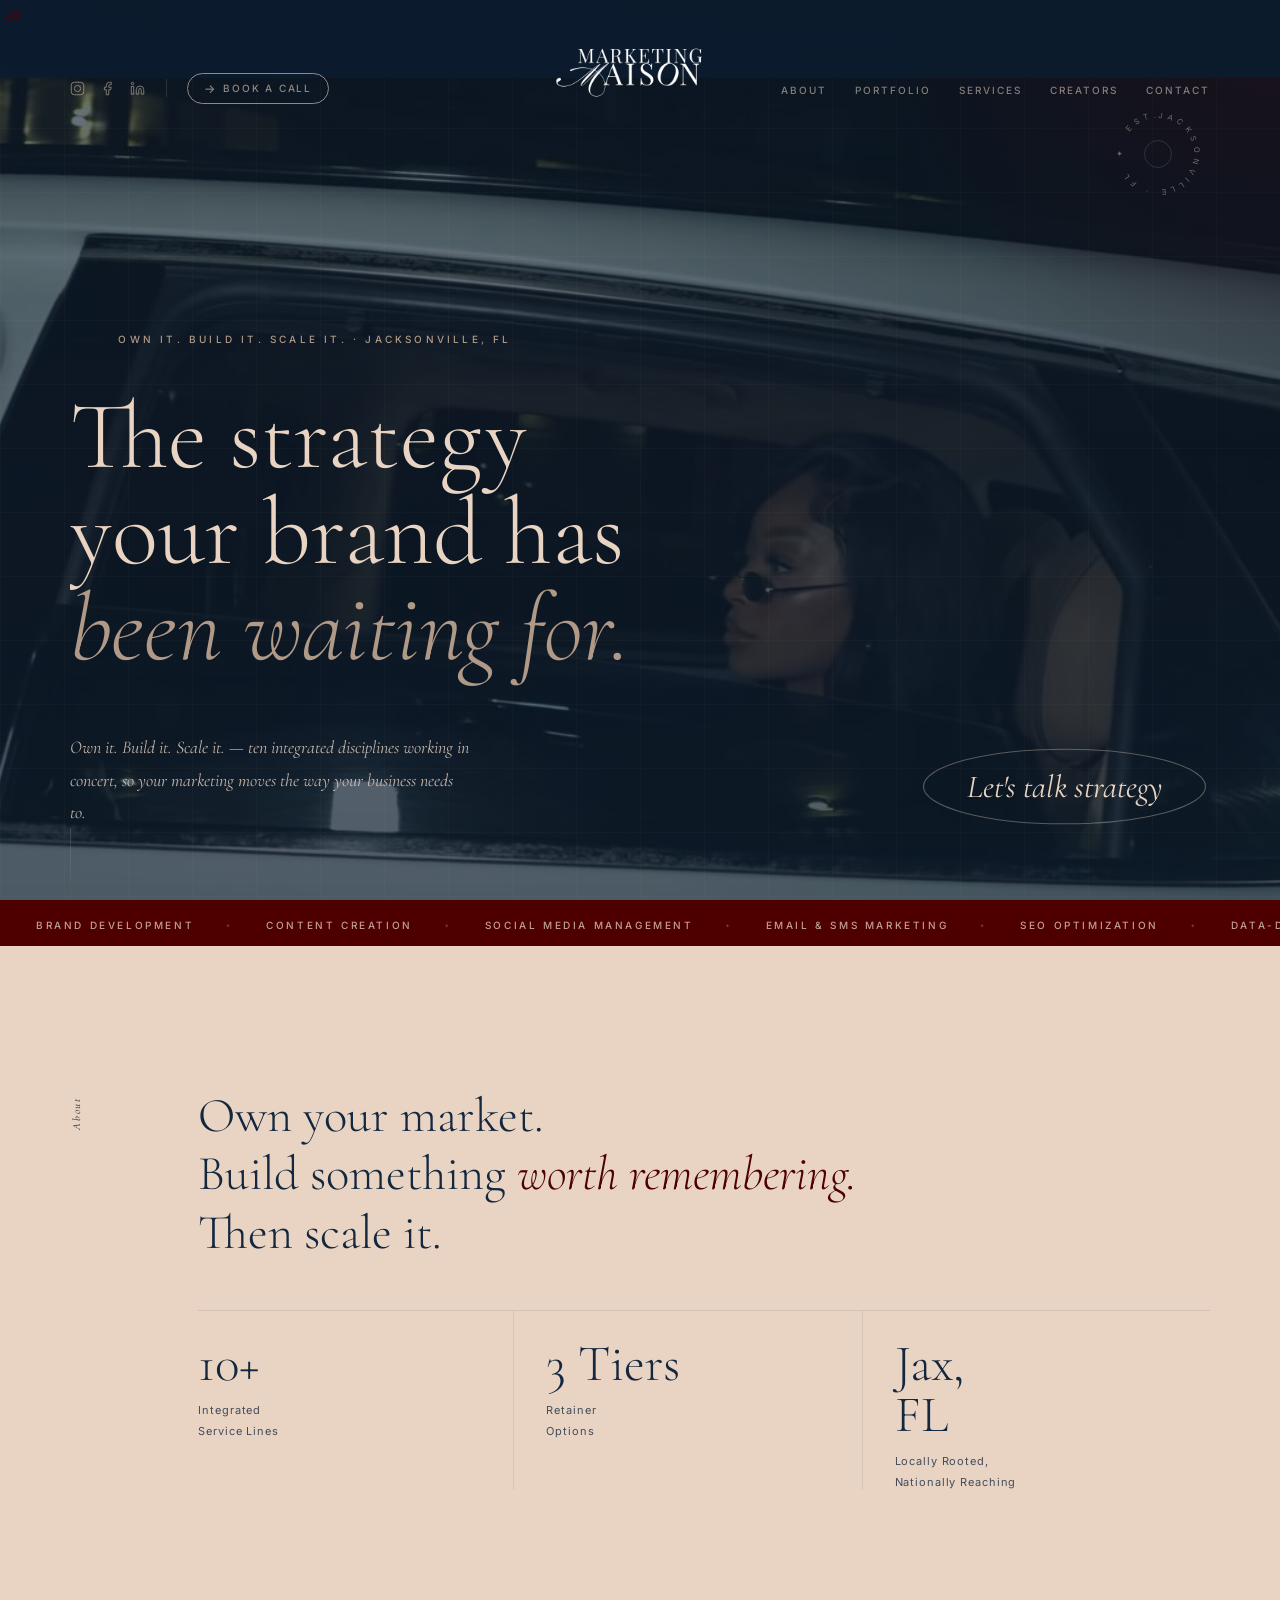
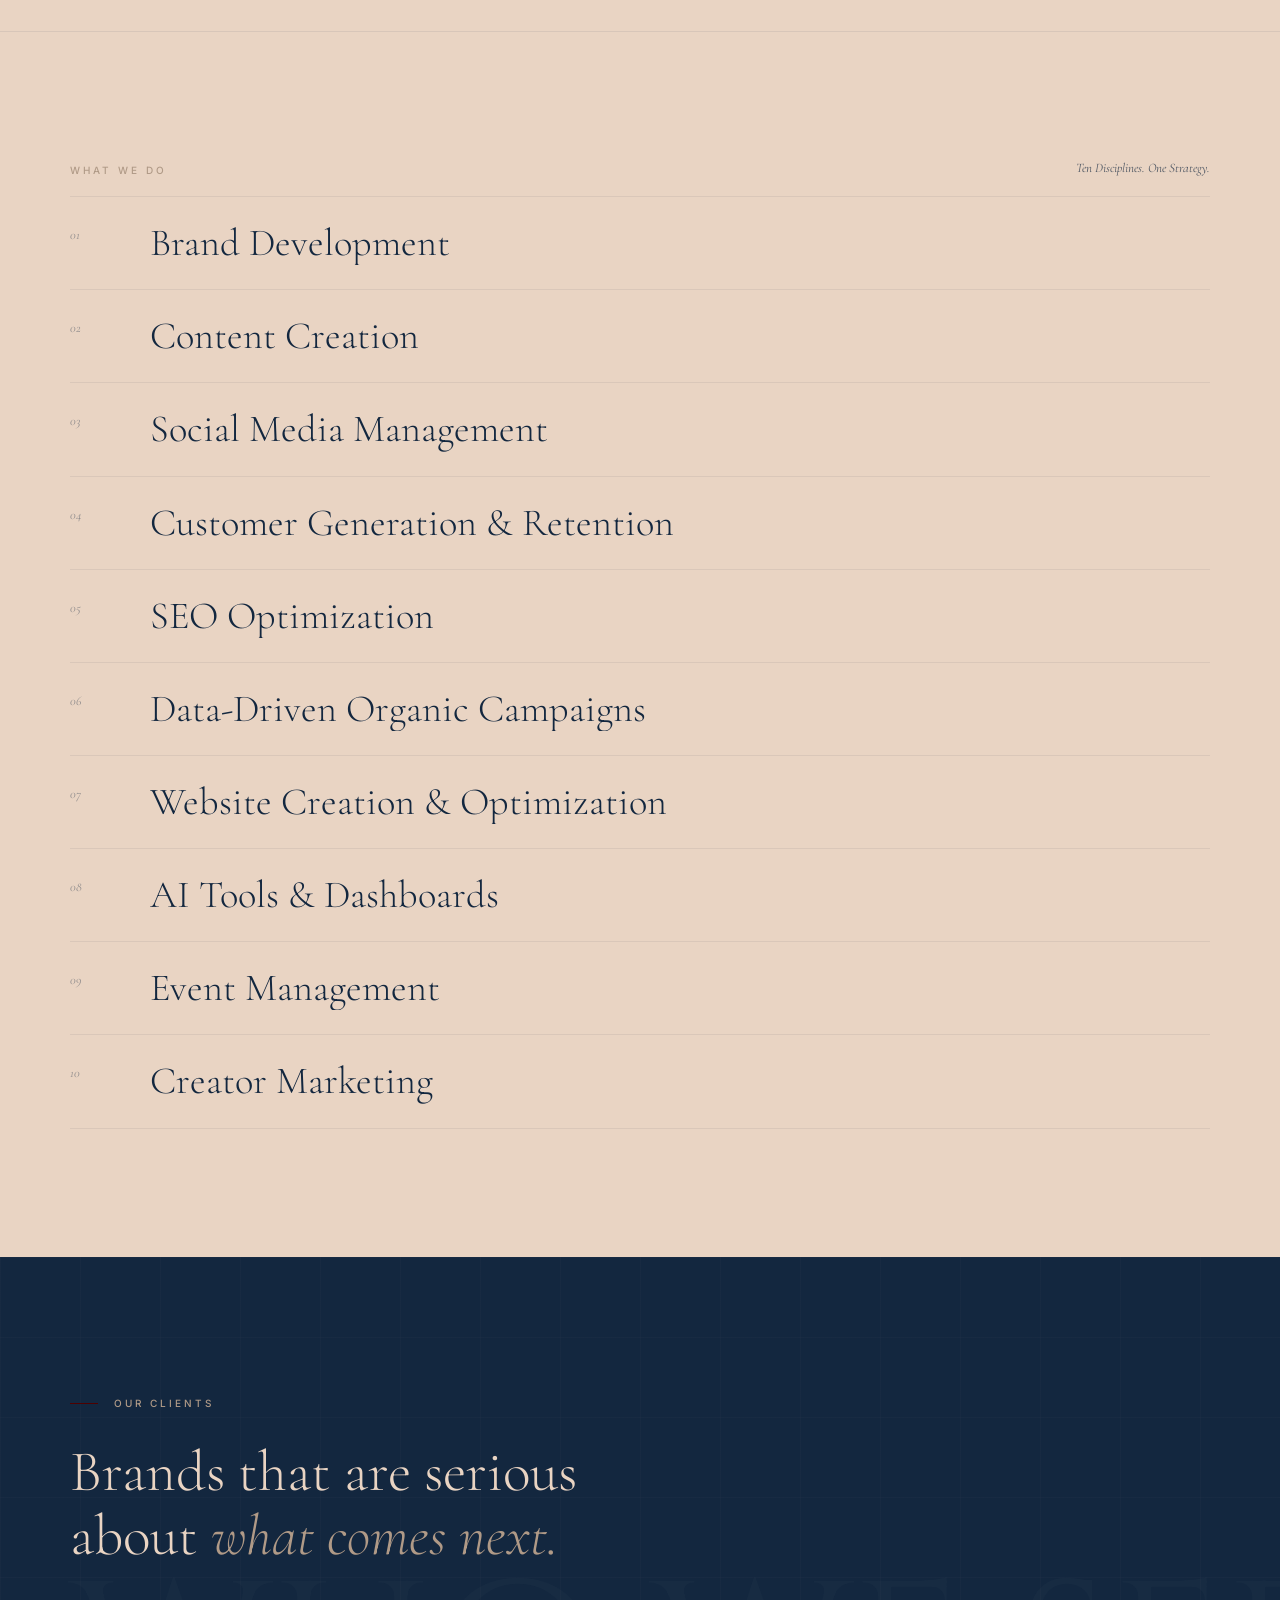
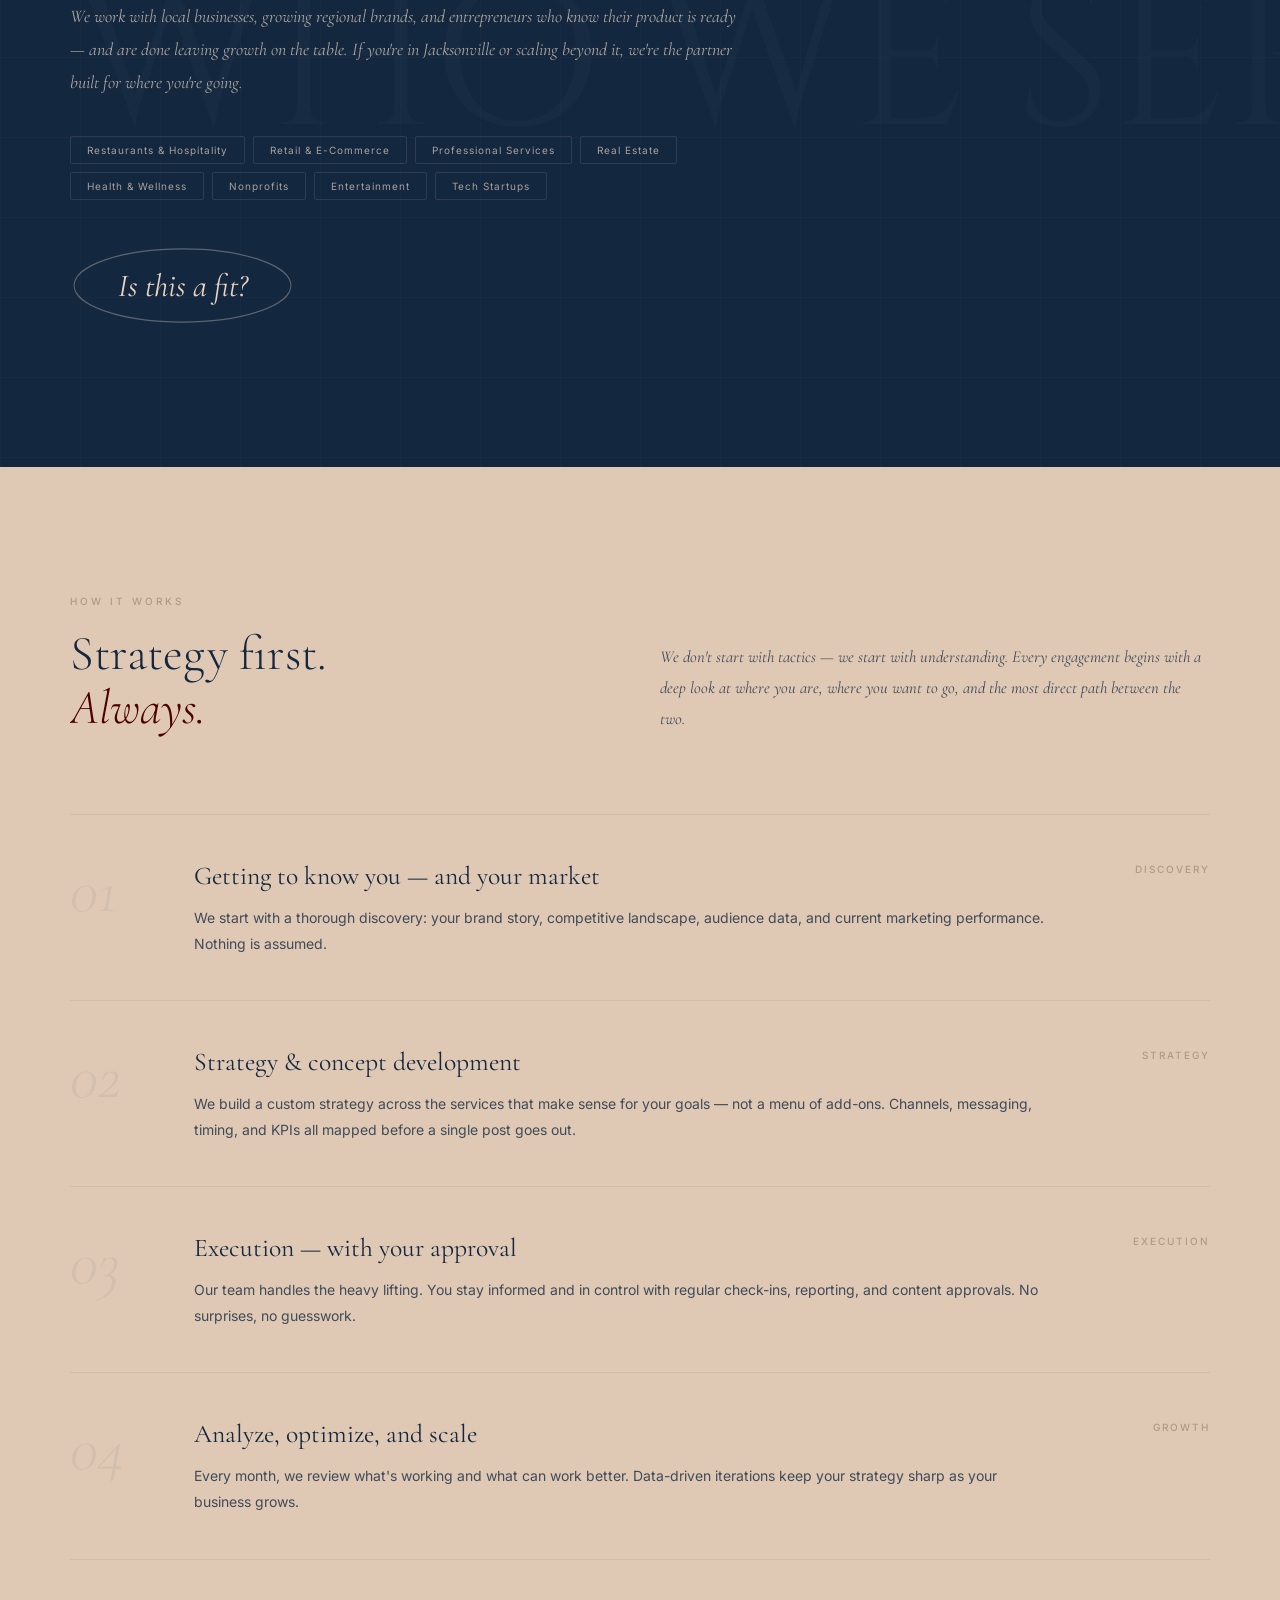
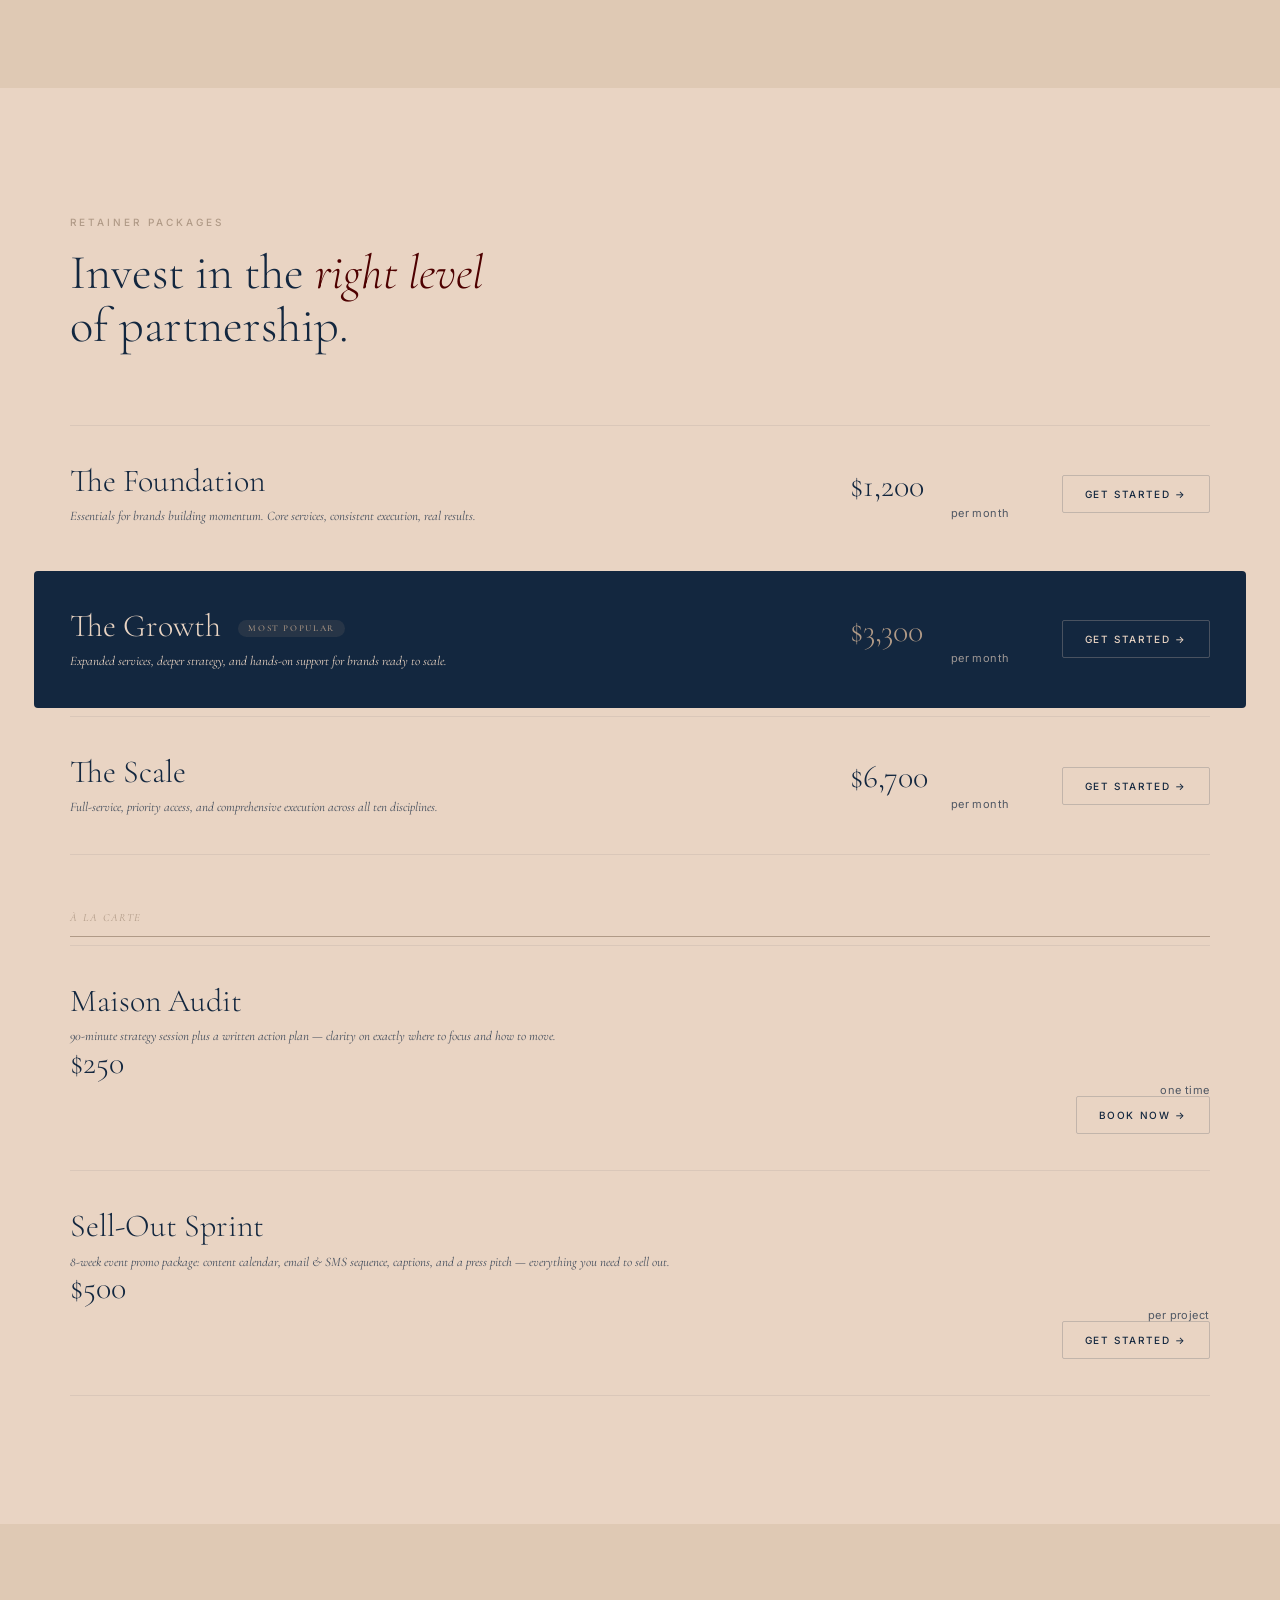
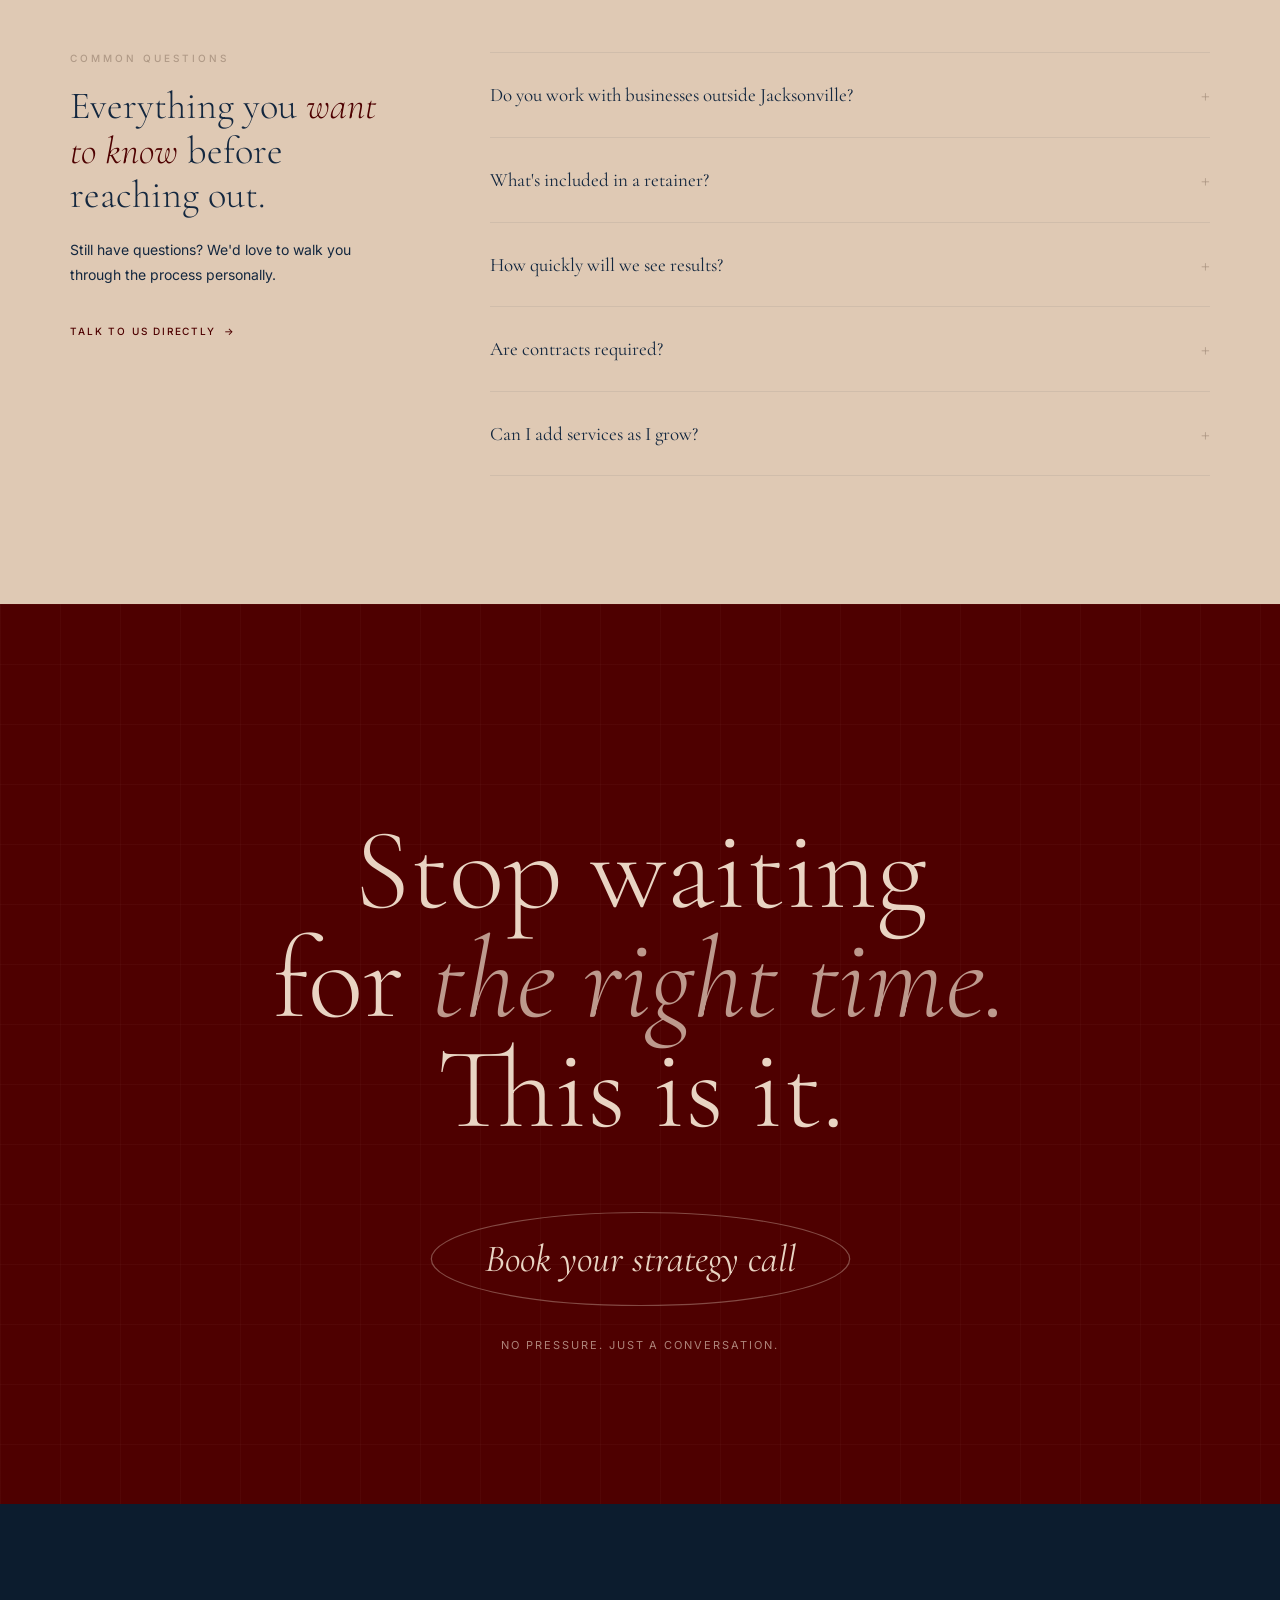
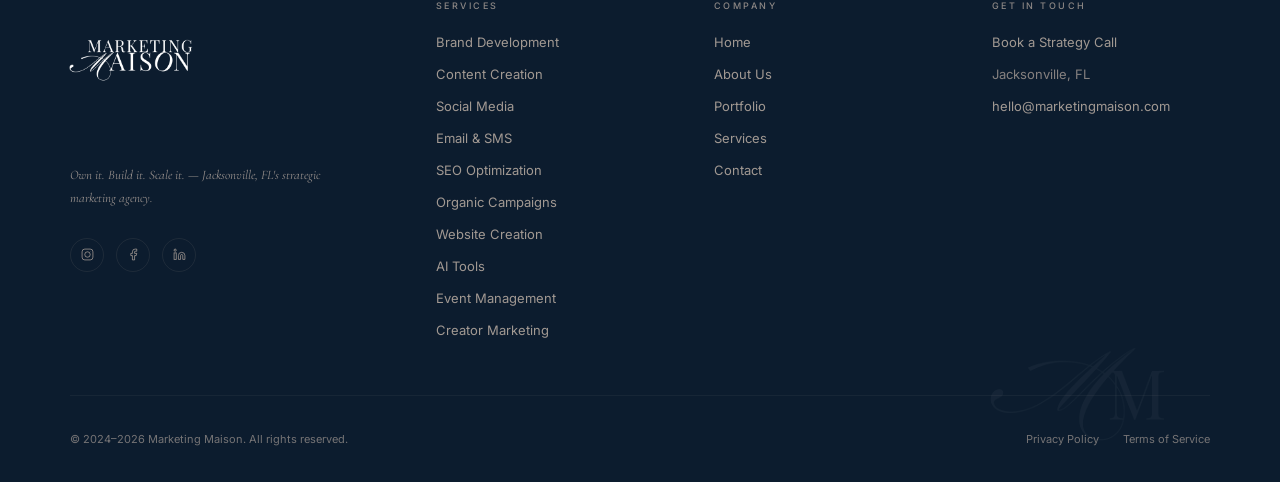
<file: index.html>
<!DOCTYPE html>
<html lang="en">
<head>
  <meta charset="UTF-8" />
  <meta name="viewport" content="width=device-width, initial-scale=1.0" />
  <title>Marketing Maison — Strategic Marketing Agency · Jacksonville, FL</title>
  <meta name="description" content="Marketing Maison — Own it. Build it. Scale it. Full-service strategic marketing agency in Jacksonville, FL. Ten integrated service lines including social media, SEO, content, email campaigns, and website creation." />
  <meta name="keywords" content="marketing agency Jacksonville FL, social media management Jacksonville, SEO Jacksonville, email marketing Florida, branding agency Jacksonville" />
  <link rel="canonical" href="https://marketingmaison.com/" />

  <!-- Open Graph -->
  <meta property="og:title" content="Marketing Maison — Strategic Marketing Agency" />
  <meta property="og:description" content="Own it. Build it. Scale it. Ten integrated disciplines. One strategic partner. Based in Jacksonville, FL." />
  <meta property="og:type" content="website" />
  <meta property="og:url" content="https://marketingmaison.com/" />
  <meta property="og:image" content="https://marketingmaison.com/assets/og-image.jpg" />

  <!-- Twitter Card -->
  <meta name="twitter:card" content="summary_large_image" />
  <meta name="twitter:title" content="Marketing Maison" />
  <meta name="twitter:description" content="Own it. Build it. Scale it. — Marketing Maison, Jacksonville, FL." />

  <!-- Schema.org -->
  <script type="application/ld+json">
  {
    "@context": "https://schema.org",
    "@type": "MarketingAgency",
    "name": "Marketing Maison",
    "url": "https://marketingmaison.com",
    "description": "Full-service strategic marketing agency in Jacksonville, FL offering ten integrated service lines.",
    "address": {
      "@type": "PostalAddress",
      "addressLocality": "Jacksonville",
      "addressRegion": "FL",
      "addressCountry": "US"
    },
    "areaServed": "Jacksonville, FL",
    "hasOfferCatalog": {
      "@type": "OfferCatalog",
      "name": "Marketing Services",
      "itemListElement": [
        {"@type": "Offer", "itemOffered": {"@type": "Service", "name": "Brand Development"}},
        {"@type": "Offer", "itemOffered": {"@type": "Service", "name": "Content Creation"}},
        {"@type": "Offer", "itemOffered": {"@type": "Service", "name": "Social Media Management"}},
        {"@type": "Offer", "itemOffered": {"@type": "Service", "name": "Customer Generation & Retention"}},
        {"@type": "Offer", "itemOffered": {"@type": "Service", "name": "SEO Optimization"}},
        {"@type": "Offer", "itemOffered": {"@type": "Service", "name": "Data-Driven Organic Campaign Strategy"}},
        {"@type": "Offer", "itemOffered": {"@type": "Service", "name": "Website Creation & Optimization"}},
        {"@type": "Offer", "itemOffered": {"@type": "Service", "name": "AI Tools & Dashboards"}},
        {"@type": "Offer", "itemOffered": {"@type": "Service", "name": "Event Management"}},
        {"@type": "Offer", "itemOffered": {"@type": "Service", "name": "Creator Marketing"}}
      ]
    }
  }
  </script>

  <link rel="stylesheet" href="css/styles.css" />
</head>
<body>

  <a href="#main-content" class="skip-link">Skip to main content</a>

  <!-- ── Navigation ── -->
  <nav class="mm-nav" role="navigation" aria-label="Main navigation">
    <div class="nav-left">
      <div class="nav-socials" aria-label="Social media links">
        <a href="https://instagram.com/marketingmaison" aria-label="Instagram" rel="noopener noreferrer" target="_blank">
          <svg viewBox="0 0 24 24" fill="none" stroke="currentColor" stroke-width="1.5" aria-hidden="true"><rect x="2" y="2" width="20" height="20" rx="5"/><circle cx="12" cy="12" r="5"/><circle cx="17.5" cy="6.5" r=".5" fill="currentColor" stroke="none"/></svg>
        </a>
        <a href="https://facebook.com/marketingmaison" aria-label="Facebook" rel="noopener noreferrer" target="_blank">
          <svg viewBox="0 0 24 24" fill="none" stroke="currentColor" stroke-width="1.5" aria-hidden="true"><path d="M18 2h-3a5 5 0 0 0-5 5v3H7v4h3v8h4v-8h3l1-4h-4V7a1 1 0 0 1 1-1h3z"/></svg>
        </a>
        <a href="https://linkedin.com/company/marketingmaison" aria-label="LinkedIn" rel="noopener noreferrer" target="_blank">
          <svg viewBox="0 0 24 24" fill="none" stroke="currentColor" stroke-width="1.5" aria-hidden="true"><path d="M16 8a6 6 0 0 1 6 6v7h-4v-7a2 2 0 0 0-2-2 2 2 0 0 0-2 2v7h-4v-7a6 6 0 0 1 6-6z"/><rect x="2" y="9" width="4" height="12"/><circle cx="4" cy="4" r="2"/></svg>
        </a>
      </div>
      <span class="nav-sep" aria-hidden="true"></span>
      <a href="contact.html" class="nav-book" aria-label="Book a call with Marketing Maison">Book a Call</a>
    </div>

    <div class="nav-wordmark">
      <a href="index.html" aria-label="Marketing Maison homepage">
        <img src="assets/logos/mm-white-primary-logo.png" alt="Marketing Maison" class="nav-logo" width="190" height="190" loading="eager" />
      </a>
    </div>

    <div class="nav-right">
      <ul class="nav-links" role="list">
        <li><a href="about.html">About</a></li>
        <li><a href="portfolio.html">Portfolio</a></li>
        <li><a href="services.html">Services</a></li>
        <li><a href="creators.html">Creators</a></li>
        <li><a href="contact.html">Contact</a></li>
      </ul>
      <button class="nav-toggle" aria-label="Open navigation menu" aria-expanded="false" aria-controls="nav-overlay">
        <span></span><span></span><span></span>
      </button>
    </div>
  </nav>

  <div class="nav-overlay" id="nav-overlay" role="dialog" aria-modal="true" aria-label="Navigation menu">
    <img src="assets/logos/mm-white-primary-logo.png" alt="" class="nav-overlay-logo" aria-hidden="true" />
    <a href="about.html">About</a>
    <a href="portfolio.html">Portfolio</a>
    <a href="services.html">Services</a>
    <a href="creators.html">Creators</a>
    <a href="contact.html">Contact</a>
    <a href="contact.html">Book a Call</a>
  </div>

  <main id="main-content">

    <!-- ── HERO ── -->
    <section class="hero" aria-label="Hero">

      <!-- Full-bleed background video -->
      <video class="hero-video" autoplay muted loop playsinline aria-hidden="true" preload="none" poster="assets/HP_Hero_poster.jpg" id="hero-video">
        <source src="assets/HP_Hero.webm" type="video/webm" />
        <source src="assets/HP_Hero.mp4"  type="video/mp4" />
      </video>

      <div class="hero-badge" aria-hidden="true">
        <svg class="badge-ring" viewBox="0 0 104 104" xmlns="http://www.w3.org/2000/svg">
          <defs>
            <path id="badge-circle" d="M52,16 A36,36 0 1,1 51.9,16" fill="none"/>
          </defs>
          <text fill="rgba(233,212,195,0.45)" font-family="Inter, sans-serif" font-size="7.6" font-weight="400" letter-spacing="4.8">
            <textPath href="#badge-circle">
              JACKSONVILLE · FL &nbsp;✦&nbsp; EST. 2024 &nbsp;✦&nbsp; MARKETING MAISON &nbsp;✦&nbsp;
            </textPath>
          </text>
        </svg>
        <div class="badge-dot"></div>
      </div>

      <div class="hero-scroll-line" aria-hidden="true"></div>

      <div class="hero-inner">
        <p class="hero-eyebrow" aria-hidden="true">Own it. Build it. Scale it. · Jacksonville, FL</p>

        <h1 class="hero-headline" data-reveal aria-label="The strategy your brand has been waiting for">
          <span class="line-wrap"><span class="line-inner">The strategy</span></span>
          <span class="line-wrap"><span class="line-inner">your brand has</span></span>
          <span class="line-wrap"><span class="line-inner"><em>been waiting for.</em></span></span>
        </h1>

        <div class="hero-bottom">
          <p class="hero-sub">Own it. Build it. Scale it. — ten integrated disciplines working in concert, so your marketing moves the way your business needs to.</p>
          <a href="contact.html" class="oval-btn" aria-label="Start your strategy with Marketing Maison">
            <svg class="oval-border" viewBox="0 0 260 80" preserveAspectRatio="none" aria-hidden="true">
              <ellipse cx="130" cy="40" rx="126" ry="36"/>
            </svg>
            <span class="oval-btn-text">Let's talk strategy</span>
          </a>
        </div>
      </div>
    </section>

    <!-- ── TICKER ── -->
    <div class="ticker" aria-hidden="true">
      <div class="ticker-track">
        <span class="ticker-item">Brand Development</span>
        <span class="ticker-item">Content Creation</span>
        <span class="ticker-item">Social Media Management</span>
        <span class="ticker-item">Email &amp; SMS Marketing</span>
        <span class="ticker-item">SEO Optimization</span>
        <span class="ticker-item">Data-Driven Organic Campaigns</span>
        <span class="ticker-item">Website Creation &amp; Optimization</span>
        <span class="ticker-item">AI Tools &amp; Dashboards</span>
        <span class="ticker-item">Event Management</span>
        <span class="ticker-item">Creator Marketing</span>
        <span class="ticker-item">Brand Development</span>
        <span class="ticker-item">Content Creation</span>
        <span class="ticker-item">Social Media Management</span>
        <span class="ticker-item">Email &amp; SMS Marketing</span>
        <span class="ticker-item">SEO Optimization</span>
        <span class="ticker-item">Data-Driven Organic Campaigns</span>
        <span class="ticker-item">Website Creation &amp; Optimization</span>
        <span class="ticker-item">AI Tools &amp; Dashboards</span>
        <span class="ticker-item">Event Management</span>
        <span class="ticker-item">Creator Marketing</span>
      </div>
    </div>

    <!-- ── STATEMENT ── -->
    <section class="statement-section" aria-labelledby="statement-heading">
      <div class="statement-inner">
        <div class="statement-aside" aria-hidden="true">
          <span class="statement-num">About</span>
        </div>
        <div class="statement-body">
          <h2 id="statement-heading" class="statement-quote" data-reveal>
            <span class="line-wrap"><span class="line-inner">Own your market.</span></span>
            <span class="line-wrap"><span class="line-inner">Build something <em>worth remembering.</em></span></span>
            <span class="line-wrap"><span class="line-inner">Then scale it.</span></span>
          </h2>
          <div class="statement-stats">
            <div class="stat-col" data-fade>
              <span class="stat-num" data-count="10" data-suffix="+">10+</span>
              <span class="stat-label">Integrated<br>Service Lines</span>
            </div>
            <div class="stat-col" data-fade data-fade-d1>
              <span class="stat-num" data-count="3" data-suffix=" Tiers">3 Tiers</span>
              <span class="stat-label">Retainer<br>Options</span>
            </div>
            <div class="stat-col" data-fade data-fade-d2>
              <span class="stat-num">Jax,<br>FL</span>
              <span class="stat-label">Locally Rooted,<br>Nationally Reaching</span>
            </div>
          </div>
        </div>
      </div>
    </section>

    <!-- ── SERVICES ── -->
    <section class="services-section" aria-labelledby="services-heading">
      <div class="services-inner">
        <div class="services-header">
          <span class="svc-header-label" id="services-heading">What We Do</span>
          <span class="svc-header-count">Ten Disciplines. One Strategy.</span>
        </div>

        <nav class="service-rows" aria-label="Service list">
          <a href="services.html#biz-dev" class="svc-row" data-fade>
            <span class="svc-row-num" aria-hidden="true">01</span>
            <div class="svc-row-main">
              <span class="svc-row-name">Brand Development</span>
              <p class="svc-row-desc">Partnerships, lead pipelines, and revenue strategy built to scale your Jacksonville business.</p>
            </div>
            <span class="svc-row-arrow" aria-hidden="true">→</span>
          </a>
          <a href="services.html#content" class="svc-row" data-fade>
            <span class="svc-row-num" aria-hidden="true">02</span>
            <div class="svc-row-main">
              <span class="svc-row-name">Content Creation</span>
              <p class="svc-row-desc">Photography, copywriting, video, and creative direction that captures your brand's voice.</p>
            </div>
            <span class="svc-row-arrow" aria-hidden="true">→</span>
          </a>
          <a href="services.html#social" class="svc-row" data-fade>
            <span class="svc-row-num" aria-hidden="true">03</span>
            <div class="svc-row-main">
              <span class="svc-row-name">Social Media Management</span>
              <p class="svc-row-desc">Full-service account management, community building, and platform strategy.</p>
            </div>
            <span class="svc-row-arrow" aria-hidden="true">→</span>
          </a>
          <a href="services.html#email-sms" class="svc-row" data-fade>
            <span class="svc-row-num" aria-hidden="true">04</span>
            <div class="svc-row-main">
              <span class="svc-row-name">Customer Generation &amp; Retention</span>
              <p class="svc-row-desc">Email and SMS campaigns that convert new leads and keep your best customers coming back.</p>
            </div>
            <span class="svc-row-arrow" aria-hidden="true">→</span>
          </a>
          <a href="services.html#seo" class="svc-row" data-fade>
            <span class="svc-row-num" aria-hidden="true">05</span>
            <div class="svc-row-main">
              <span class="svc-row-name">SEO Optimization</span>
              <p class="svc-row-desc">Technical SEO, local search domination, and content strategy for sustained organic growth.</p>
            </div>
            <span class="svc-row-arrow" aria-hidden="true">→</span>
          </a>
          <a href="services.html#organic-campaigns" class="svc-row" data-fade>
            <span class="svc-row-num" aria-hidden="true">06</span>
            <div class="svc-row-main">
              <span class="svc-row-name">Data-Driven Organic Campaigns</span>
              <p class="svc-row-desc">Cross-channel campaign strategy powered by audience insights and measurable performance benchmarks.</p>
            </div>
            <span class="svc-row-arrow" aria-hidden="true">→</span>
          </a>
          <a href="services.html#website" class="svc-row" data-fade>
            <span class="svc-row-num" aria-hidden="true">07</span>
            <div class="svc-row-main">
              <span class="svc-row-name">Website Creation &amp; Optimization</span>
              <p class="svc-row-desc">Custom design and development — mobile-first, ADA compliant, and built to convert.</p>
            </div>
            <span class="svc-row-arrow" aria-hidden="true">→</span>
          </a>
          <a href="services.html#ai-tools" class="svc-row" data-fade>
            <span class="svc-row-num" aria-hidden="true">08</span>
            <div class="svc-row-main">
              <span class="svc-row-name">AI Tools &amp; Dashboards</span>
              <p class="svc-row-desc">Custom automation, reporting dashboards, and AI integrations that give your team back their time.</p>
            </div>
            <span class="svc-row-arrow" aria-hidden="true">→</span>
          </a>
          <a href="services.html#events" class="svc-row" data-fade>
            <span class="svc-row-num" aria-hidden="true">09</span>
            <div class="svc-row-main">
              <span class="svc-row-name">Event Management</span>
              <p class="svc-row-desc">Strategic event planning, promotion, and experiential marketing that makes your brand unforgettable.</p>
            </div>
            <span class="svc-row-arrow" aria-hidden="true">→</span>
          </a>
          <a href="services.html#creator-marketing" class="svc-row" data-fade>
            <span class="svc-row-num" aria-hidden="true">10</span>
            <div class="svc-row-main">
              <span class="svc-row-name">Creator Marketing</span>
              <p class="svc-row-desc">Personal brand strategy, partnership positioning, and media kit development for creators ready to scale.</p>
            </div>
            <span class="svc-row-arrow" aria-hidden="true">→</span>
          </a>
        </nav>
      </div>
    </section>

    <!-- ── WHO WE SERVE ── -->
    <section class="who-section" aria-labelledby="who-heading">
      <div class="who-ghost" aria-hidden="true">WHO WE SERVE</div>
      <div class="who-inner">
        <div class="who-left">
          <p class="who-label" data-fade>Our Clients</p>
          <h2 id="who-heading" class="who-heading" data-reveal>
            <span class="line-wrap"><span class="line-inner">Brands that are serious</span></span>
            <span class="line-wrap"><span class="line-inner">about <em>what comes next.</em></span></span>
          </h2>
          <p class="who-body" data-fade>We work with local businesses, growing regional brands, and entrepreneurs who know their product is ready — and are done leaving growth on the table. If you're in Jacksonville or scaling beyond it, we're the partner built for where you're going.</p>
          <div class="who-tags" data-fade>
            <span class="who-tag">Restaurants &amp; Hospitality</span>
            <span class="who-tag">Retail &amp; E-Commerce</span>
            <span class="who-tag">Professional Services</span>
            <span class="who-tag">Real Estate</span>
            <span class="who-tag">Health &amp; Wellness</span>
            <span class="who-tag">Nonprofits</span>
            <span class="who-tag">Entertainment</span>
            <span class="who-tag">Tech Startups</span>
          </div>
          <a href="contact.html" class="oval-btn" aria-label="Book a call to see if Marketing Maison is right for you">
            <svg class="oval-border" viewBox="0 0 220 68" preserveAspectRatio="none" aria-hidden="true">
              <ellipse cx="110" cy="34" rx="106" ry="30"/>
            </svg>
            <span class="oval-btn-text">Is this a fit?</span>
          </a>
        </div>
      </div>
    </section>

    <!-- ── PROCESS ── -->
    <section class="process-section" aria-labelledby="process-heading">
      <div class="process-inner">
        <div class="process-top">
          <div>
            <p class="process-label" data-fade>How It Works</p>
            <h2 id="process-heading" class="process-heading" data-reveal>
              <span class="line-wrap"><span class="line-inner">Strategy first.</span></span>
              <span class="line-wrap"><span class="line-inner"><em>Always.</em></span></span>
            </h2>
          </div>
          <p class="process-intro" data-fade>We don't start with tactics — we start with understanding. Every engagement begins with a deep look at where you are, where you want to go, and the most direct path between the two.</p>
        </div>

        <ol class="process-list" aria-label="Our process">
          <li class="ps" data-fade>
            <span class="ps-num" aria-hidden="true">01</span>
            <div>
              <h3 class="ps-title">Getting to know you — and your market</h3>
              <p class="ps-body">We start with a thorough discovery: your brand story, competitive landscape, audience data, and current marketing performance. Nothing is assumed.</p>
            </div>
            <span class="ps-tag" aria-hidden="true">Discovery</span>
          </li>
          <li class="ps" data-fade>
            <span class="ps-num" aria-hidden="true">02</span>
            <div>
              <h3 class="ps-title">Strategy &amp; concept development</h3>
              <p class="ps-body">We build a custom strategy across the services that make sense for your goals — not a menu of add-ons. Channels, messaging, timing, and KPIs all mapped before a single post goes out.</p>
            </div>
            <span class="ps-tag" aria-hidden="true">Strategy</span>
          </li>
          <li class="ps" data-fade>
            <span class="ps-num" aria-hidden="true">03</span>
            <div>
              <h3 class="ps-title">Execution — with your approval</h3>
              <p class="ps-body">Our team handles the heavy lifting. You stay informed and in control with regular check-ins, reporting, and content approvals. No surprises, no guesswork.</p>
            </div>
            <span class="ps-tag" aria-hidden="true">Execution</span>
          </li>
          <li class="ps" data-fade>
            <span class="ps-num" aria-hidden="true">04</span>
            <div>
              <h3 class="ps-title">Analyze, optimize, and scale</h3>
              <p class="ps-body">Every month, we review what's working and what can work better. Data-driven iterations keep your strategy sharp as your business grows.</p>
            </div>
            <span class="ps-tag" aria-hidden="true">Growth</span>
          </li>
        </ol>
      </div>
    </section>

    <!-- ── PRICING ── -->
    <section class="pricing-section" aria-labelledby="pricing-heading">
      <div class="pricing-inner">
        <div class="pricing-top" data-fade>
          <p class="pricing-label">Retainer Packages</p>
          <h2 id="pricing-heading" class="pricing-heading">Invest in the <em>right level</em><br>of partnership.</h2>
        </div>

        <div class="pricing-rows" role="list">
          <article class="pr" role="listitem" data-fade>
            <div class="pr-top">
              <div class="pr-info">
                <h3 class="pr-name">The Foundation</h3>
                <p class="pr-desc">Essentials for brands building momentum. Core services, consistent execution, real results.</p>
              </div>
              <div>
                <span class="pr-price">$1,200 <small class="pr-mo">per month</small></span>
              </div>
              <div class="pr-cta">
                <a href="contact.html?tier=foundation" class="pr-cta-link" aria-label="Get started with The Foundation retainer">Get started →</a>
              </div>
            </div>
            <ul class="pr-features" aria-label="What's included in The Foundation">
              <li>2 social platforms managed</li>
              <li>Monthly content calendar &amp; 8 posts/month</li>
              <li>Brand voice &amp; visual alignment</li>
              <li>Email or SMS campaign setup</li>
              <li>Monthly performance report</li>
            </ul>
          </article>

          <article class="pr featured" role="listitem" data-fade>
            <div class="pr-top">
              <div class="pr-info">
                <h3 class="pr-name">The Growth <span class="pr-badge">Most Popular</span></h3>
                <p class="pr-desc">Expanded services, deeper strategy, and hands-on support for brands ready to scale.</p>
              </div>
              <div>
                <span class="pr-price">$3,300 <small class="pr-mo">per month</small></span>
              </div>
              <div class="pr-cta">
                <a href="contact.html?tier=growth" class="pr-cta-link" aria-label="Get started with The Growth retainer">Get started →</a>
              </div>
            </div>
            <ul class="pr-features" aria-label="What's included in The Growth">
              <li>Everything in The Foundation</li>
              <li>Photo &amp; video content creation</li>
              <li>SEO optimization &amp; local search</li>
              <li>Email &amp; SMS campaigns</li>
              <li>Weekly reporting &amp; strategy calls</li>
              <li>Priority response &amp; support</li>
            </ul>
          </article>

          <article class="pr" role="listitem" data-fade>
            <div class="pr-top">
              <div class="pr-info">
                <h3 class="pr-name">The Scale</h3>
                <p class="pr-desc">Full-service, priority access, and comprehensive execution across all ten disciplines.</p>
              </div>
              <div>
                <span class="pr-price">$6,700 <small class="pr-mo">per month</small></span>
              </div>
              <div class="pr-cta">
                <a href="contact.html?tier=scale" class="pr-cta-link" aria-label="Get started with The Scale retainer">Get started →</a>
              </div>
            </div>
            <ul class="pr-features" aria-label="What's included in The Scale">
              <li>Everything in The Growth</li>
              <li>All 10 service lines, fully managed</li>
              <li>Website optimization &amp; AI dashboard</li>
              <li>Event management &amp; creator marketing</li>
              <li>Dedicated account manager</li>
              <li>Bi-weekly strategy sessions</li>
            </ul>
          </article>
        </div>

        <div class="pricing-à-la-carte-label" data-fade>À La Carte</div>

        <div class="pricing-rows" role="list">
          <article class="pr" role="listitem" data-fade>
            <div class="pr-info">
              <h3 class="pr-name">Maison Audit</h3>
              <p class="pr-desc">90-minute strategy session plus a written action plan — clarity on exactly where to focus and how to move.</p>
            </div>
            <div>
              <span class="pr-price">$250 <small class="pr-mo">one time</small></span>
            </div>
            <div class="pr-cta">
              <a href="contact.html?tier=audit" class="pr-cta-link" aria-label="Book a Maison Audit">Book now →</a>
            </div>
          </article>

          <article class="pr" role="listitem" data-fade>
            <div class="pr-info">
              <h3 class="pr-name">Sell-Out Sprint</h3>
              <p class="pr-desc">8-week event promo package: content calendar, email &amp; SMS sequence, captions, and a press pitch — everything you need to sell out.</p>
            </div>
            <div>
              <span class="pr-price">$500 <small class="pr-mo">per project</small></span>
            </div>
            <div class="pr-cta">
              <a href="contact.html?tier=sprint" class="pr-cta-link" aria-label="Get started with the Sell-Out Sprint">Get started →</a>
            </div>
          </article>
        </div>
      </div>
    </section>

    <!-- ── FAQ ── -->
    <section class="faq-section" aria-labelledby="faq-heading">
      <div class="faq-inner">
        <div class="faq-left" data-fade>
          <p class="faq-label">Common Questions</p>
          <h2 id="faq-heading" class="faq-heading">Everything you <em>want to know</em> before reaching out.</h2>
          <p class="faq-sub">Still have questions? We'd love to walk you through the process personally.</p>
          <a href="contact.html" class="faq-link" aria-label="Contact us directly">Talk to us directly</a>
        </div>

        <div class="faq-right">
          <div class="accordion-item">
            <button class="accordion-btn" aria-expanded="false" aria-controls="faq-1">
              Do you work with businesses outside Jacksonville?
              <span class="accordion-icon" aria-hidden="true">+</span>
            </button>
            <div class="accordion-panel" id="faq-1" role="region">
              <div class="accordion-panel-inner">
                Absolutely. While we're proud to be rooted in Jacksonville, FL, our clients span the Southeast and beyond. Most of our work is handled remotely, so geography is never a barrier to great marketing.
              </div>
            </div>
          </div>

          <div class="accordion-item">
            <button class="accordion-btn" aria-expanded="false" aria-controls="faq-2">
              What's included in a retainer?
              <span class="accordion-icon" aria-hidden="true">+</span>
            </button>
            <div class="accordion-panel" id="faq-2" role="region">
              <div class="accordion-panel-inner">
                Every retainer is built around your specific goals. After a discovery call, we'll recommend which of our ten service lines make sense for you and at what capacity. There's no one-size-fits-all — only what actually moves the needle for your business.
              </div>
            </div>
          </div>

          <div class="accordion-item">
            <button class="accordion-btn" aria-expanded="false" aria-controls="faq-3">
              How quickly will we see results?
              <span class="accordion-icon" aria-hidden="true">+</span>
            </button>
            <div class="accordion-panel" id="faq-3" role="region">
              <div class="accordion-panel-inner">
                Timelines vary by service. Social media and content typically show engagement improvements within 4–8 weeks. SEO and organic campaigns are longer plays — expect meaningful traction in 3–6 months. We set realistic expectations from day one and track progress every step of the way.
              </div>
            </div>
          </div>

          <div class="accordion-item">
            <button class="accordion-btn" aria-expanded="false" aria-controls="faq-4">
              Are contracts required?
              <span class="accordion-icon" aria-hidden="true">+</span>
            </button>
            <div class="accordion-panel" id="faq-4" role="region">
              <div class="accordion-panel-inner">
                We work on month-to-month retainer agreements with a standard 30-day notice to cancel. We believe in earning your business every month — not locking you in.
              </div>
            </div>
          </div>

          <div class="accordion-item">
            <button class="accordion-btn" aria-expanded="false" aria-controls="faq-5">
              Can I add services as I grow?
              <span class="accordion-icon" aria-hidden="true">+</span>
            </button>
            <div class="accordion-panel" id="faq-5" role="region">
              <div class="accordion-panel-inner">
                Yes — and it happens often. Many clients start with The Foundation and layer in additional services as their business scales. We structure retainers to grow with you, not the other way around.
              </div>
            </div>
          </div>
        </div>
      </div>
    </section>

    <!-- ── CTA FULL ── -->
    <section class="cta-full" aria-labelledby="cta-heading">
      <div class="cta-inner">
        <p class="cta-label" data-fade>Ready when you are</p>
        <h2 id="cta-heading" class="cta-headline" data-reveal>
          <span class="line-wrap"><span class="line-inner">Stop waiting</span></span>
          <span class="line-wrap"><span class="line-inner">for <em>the right time.</em></span></span>
          <span class="line-wrap"><span class="line-inner">This is it.</span></span>
        </h2>
        <a href="contact.html" class="oval-btn oval-btn-lg" aria-label="Book your strategy call with Marketing Maison">
          <svg class="oval-border" viewBox="0 0 340 92" preserveAspectRatio="none" aria-hidden="true">
            <ellipse cx="170" cy="46" rx="165" ry="42"/>
          </svg>
          <span class="oval-btn-text">Book your strategy call</span>
        </a>
        <p class="cta-fine" aria-hidden="true">No pressure. Just a conversation.</p>
      </div>
    </section>

    <!-- ── NEWSLETTER ── -->

  </main>

  <!-- ── FOOTER ── -->
  <footer class="mm-footer" role="contentinfo">
    <div class="footer-inner">
      <div class="footer-top">
        <div class="footer-brand">
          <div class="footer-wordmark">
            <img src="assets/logos/mm-white-primary-logo.png" alt="Marketing Maison" width="120" height="120" loading="lazy" />
          </div>
          <p>Own it. Build it. Scale it. — Jacksonville, FL's strategic marketing agency.</p>
          <div class="footer-socials" aria-label="Follow Marketing Maison">
            <a href="https://instagram.com/marketingmaison" aria-label="Instagram" rel="noopener noreferrer" target="_blank">
              <svg viewBox="0 0 24 24" fill="none" stroke="currentColor" stroke-width="1.5" aria-hidden="true"><rect x="2" y="2" width="20" height="20" rx="5"/><circle cx="12" cy="12" r="5"/><circle cx="17.5" cy="6.5" r=".5" fill="currentColor" stroke="none"/></svg>
            </a>
            <a href="https://facebook.com/marketingmaison" aria-label="Facebook" rel="noopener noreferrer" target="_blank">
              <svg viewBox="0 0 24 24" fill="none" stroke="currentColor" stroke-width="1.5" aria-hidden="true"><path d="M18 2h-3a5 5 0 0 0-5 5v3H7v4h3v8h4v-8h3l1-4h-4V7a1 1 0 0 1 1-1h3z"/></svg>
            </a>
            <a href="https://linkedin.com/company/marketingmaison" aria-label="LinkedIn" rel="noopener noreferrer" target="_blank">
              <svg viewBox="0 0 24 24" fill="none" stroke="currentColor" stroke-width="1.5" aria-hidden="true"><path d="M16 8a6 6 0 0 1 6 6v7h-4v-7a2 2 0 0 0-2-2 2 2 0 0 0-2 2v7h-4v-7a6 6 0 0 1 6-6z"/><rect x="2" y="9" width="4" height="12"/><circle cx="4" cy="4" r="2"/></svg>
            </a>
          </div>
        </div>

        <div class="footer-col">
          <h4>Services</h4>
          <ul role="list">
            <li><a href="services.html#biz-dev">Brand Development</a></li>
            <li><a href="services.html#content">Content Creation</a></li>
            <li><a href="services.html#social">Social Media</a></li>
            <li><a href="services.html#email-sms">Email &amp; SMS</a></li>
            <li><a href="services.html#seo">SEO Optimization</a></li>
            <li><a href="services.html#organic-campaigns">Organic Campaigns</a></li>
            <li><a href="services.html#website">Website Creation</a></li>
            <li><a href="services.html#ai-tools">AI Tools</a></li>
            <li><a href="services.html#events">Event Management</a></li>
            <li><a href="services.html#creator-marketing">Creator Marketing</a></li>
          </ul>
        </div>

        <div class="footer-col">
          <h4>Company</h4>
          <ul role="list">
            <li><a href="index.html">Home</a></li>
            <li><a href="about.html">About Us</a></li>
            <li><a href="portfolio.html">Portfolio</a></li>
            <li><a href="services.html">Services</a></li>
            <li><a href="contact.html">Contact</a></li>
          </ul>
        </div>

        <div class="footer-col">
          <h4>Get in Touch</h4>
          <ul role="list">
            <li><a href="contact.html">Book a Strategy Call</a></li>
            <li><span>Jacksonville, FL</span></li>
            <li><a href="mailto:hello@marketingmaison.com">hello@marketingmaison.com</a></li>
          </ul>
        </div>
      </div>

      <div class="footer-bottom">
        <p class="footer-copy">&copy; 2024–2026 Marketing Maison. All rights reserved.</p>
        <nav class="footer-legal" aria-label="Legal links">
          <a href="privacy.html">Privacy Policy</a>
          <a href="terms.html">Terms of Service</a>
        </nav>
      </div>
    </div>
  </footer>

  <script src="js/main.js"></script>
  <script>
    /* ── Lazy-load hero video after page is interactive ── */
    (function () {
      var v = document.getElementById('hero-video');
      if (!v) return;
      // Load on idle, or immediately if requestIdleCallback isn't supported
      if ('requestIdleCallback' in window) {
        requestIdleCallback(function () { v.load(); v.play().catch(function(){}); });
      } else {
        window.addEventListener('load', function () { v.load(); v.play().catch(function(){}); });
      }
    })();
  </script>
</body>
</html>
</file>
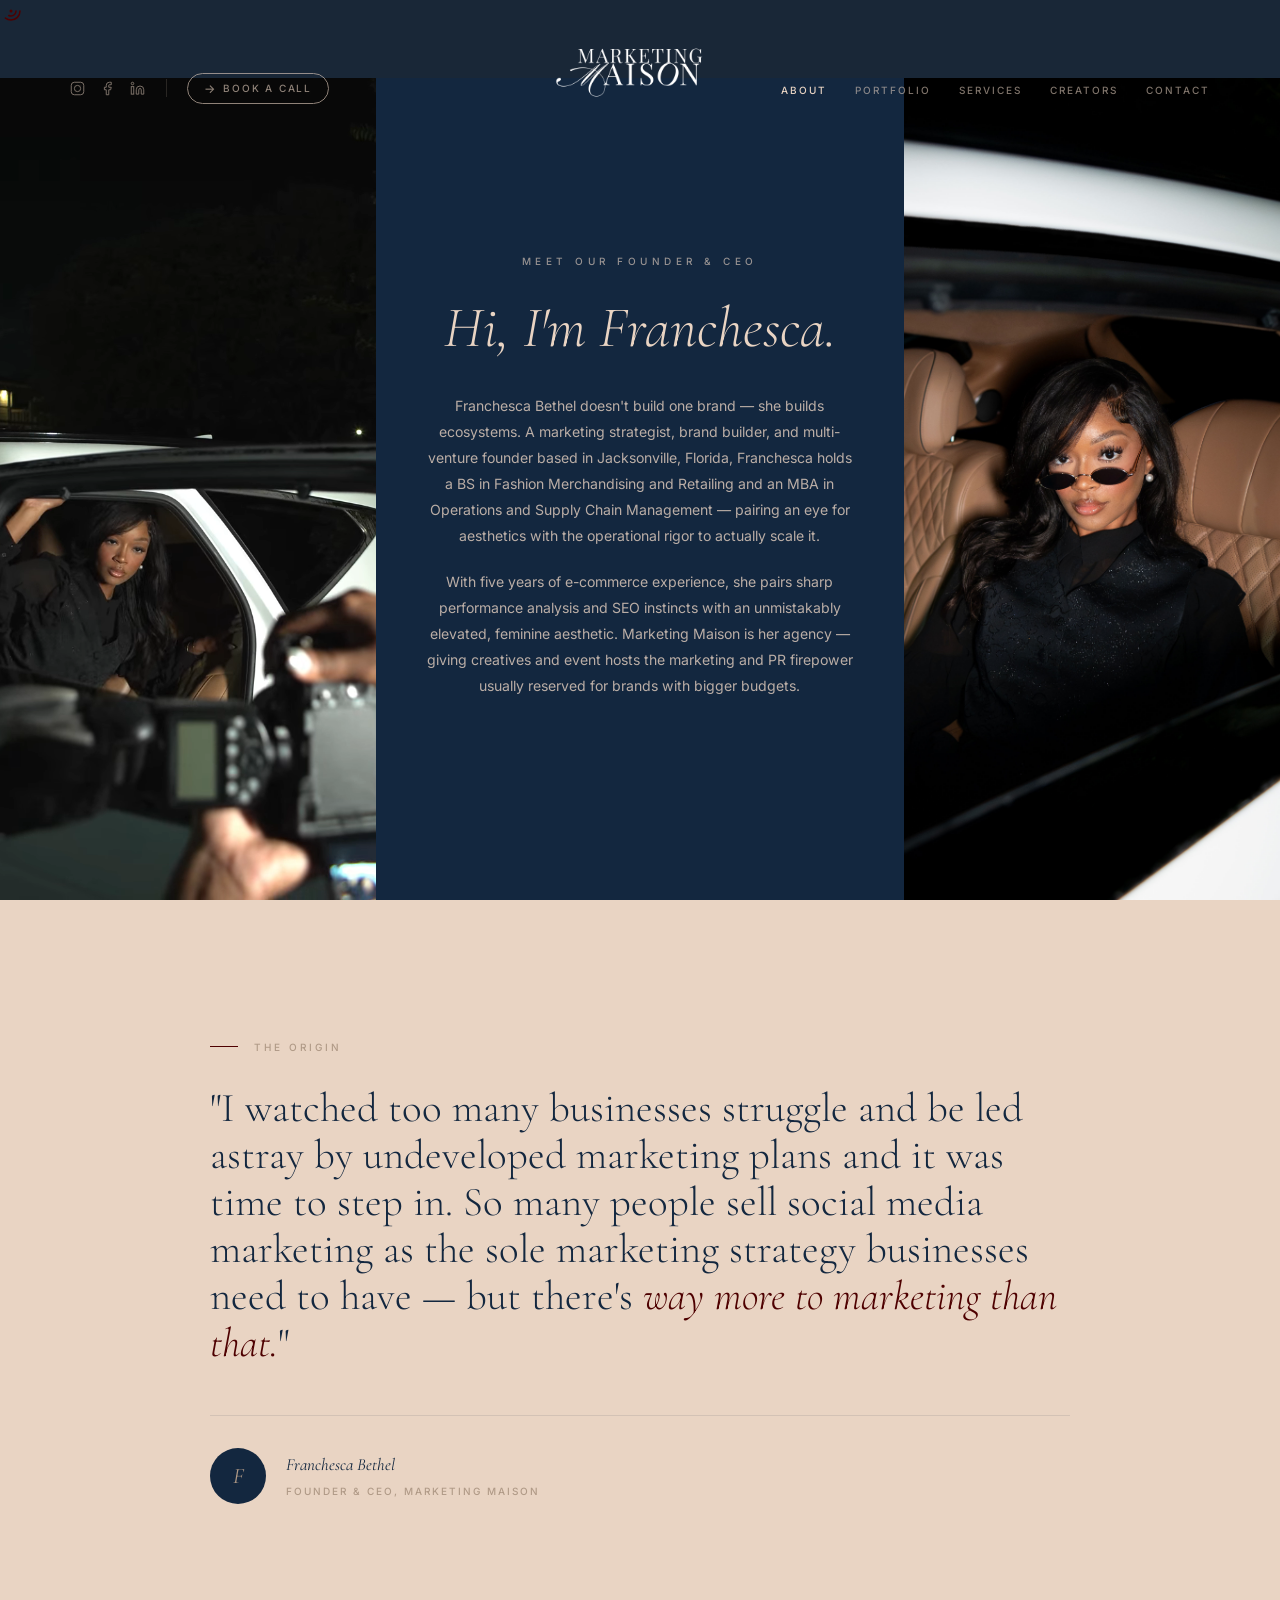
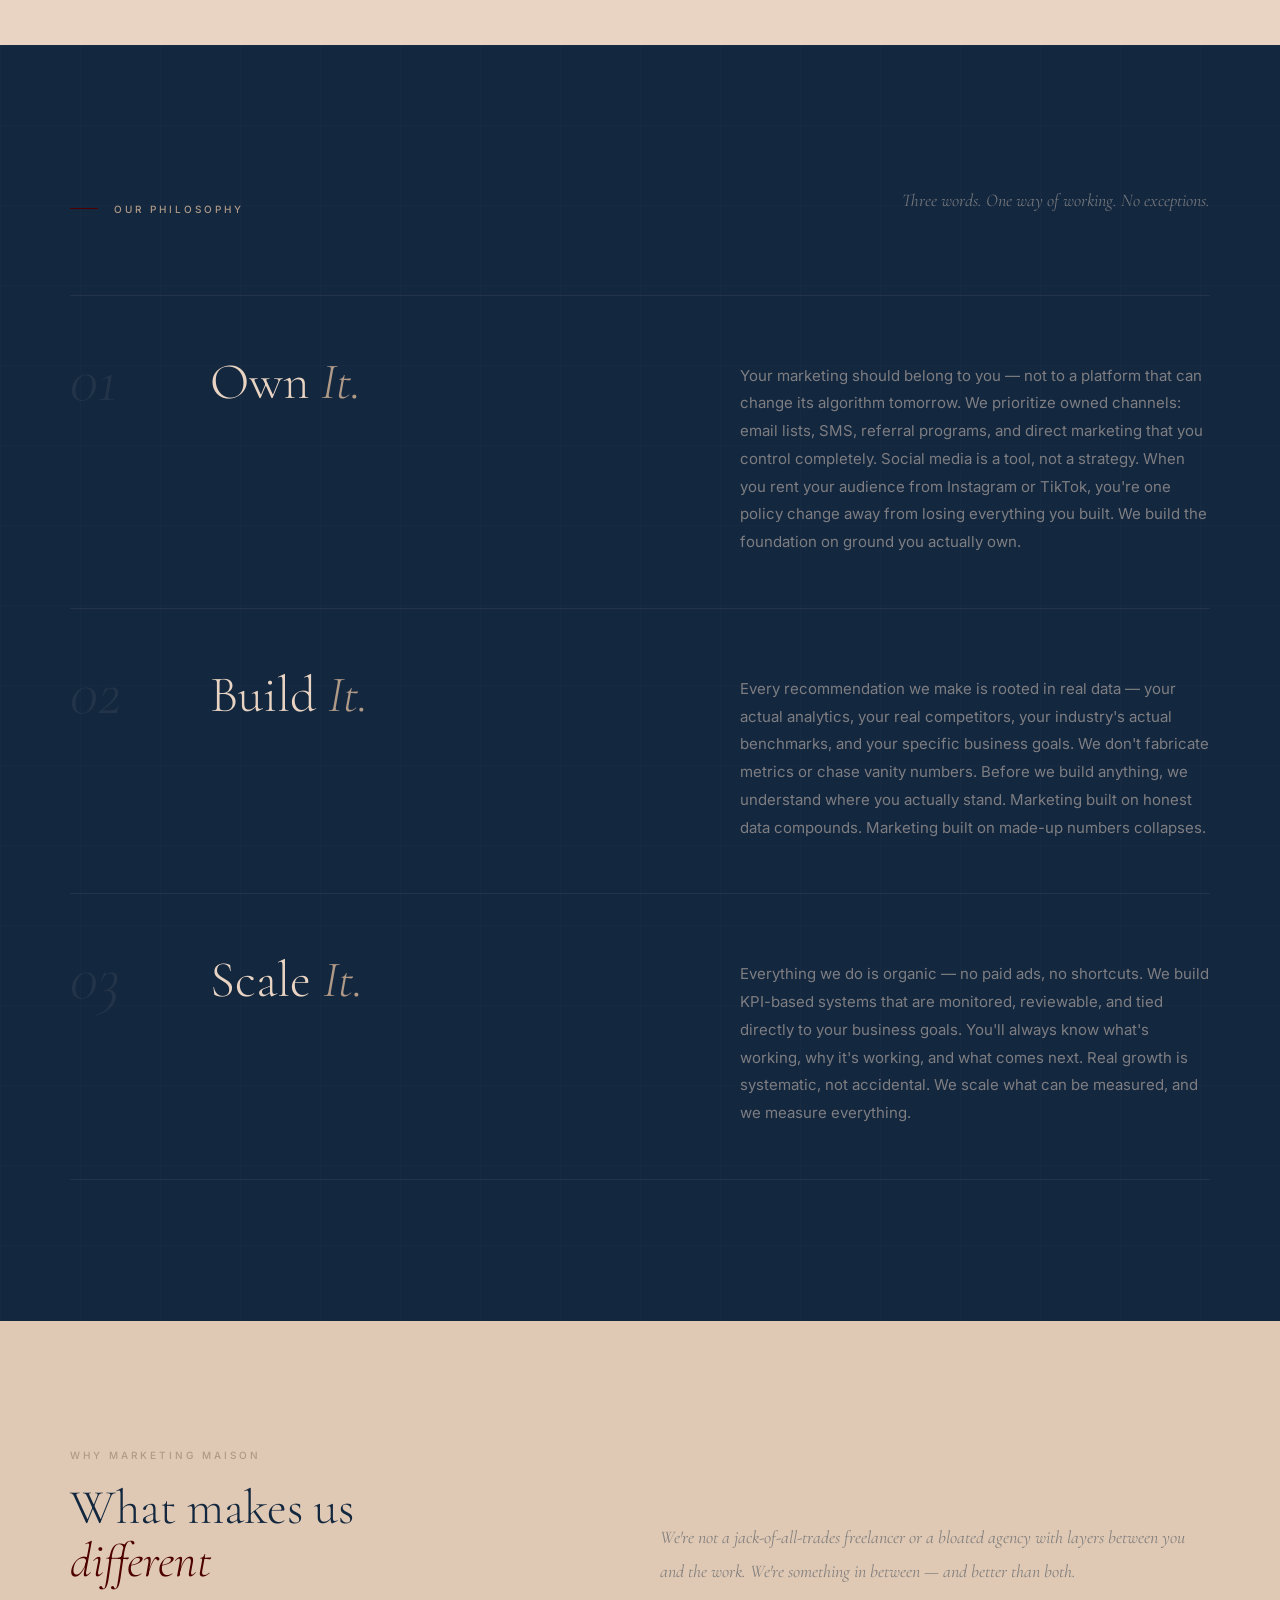
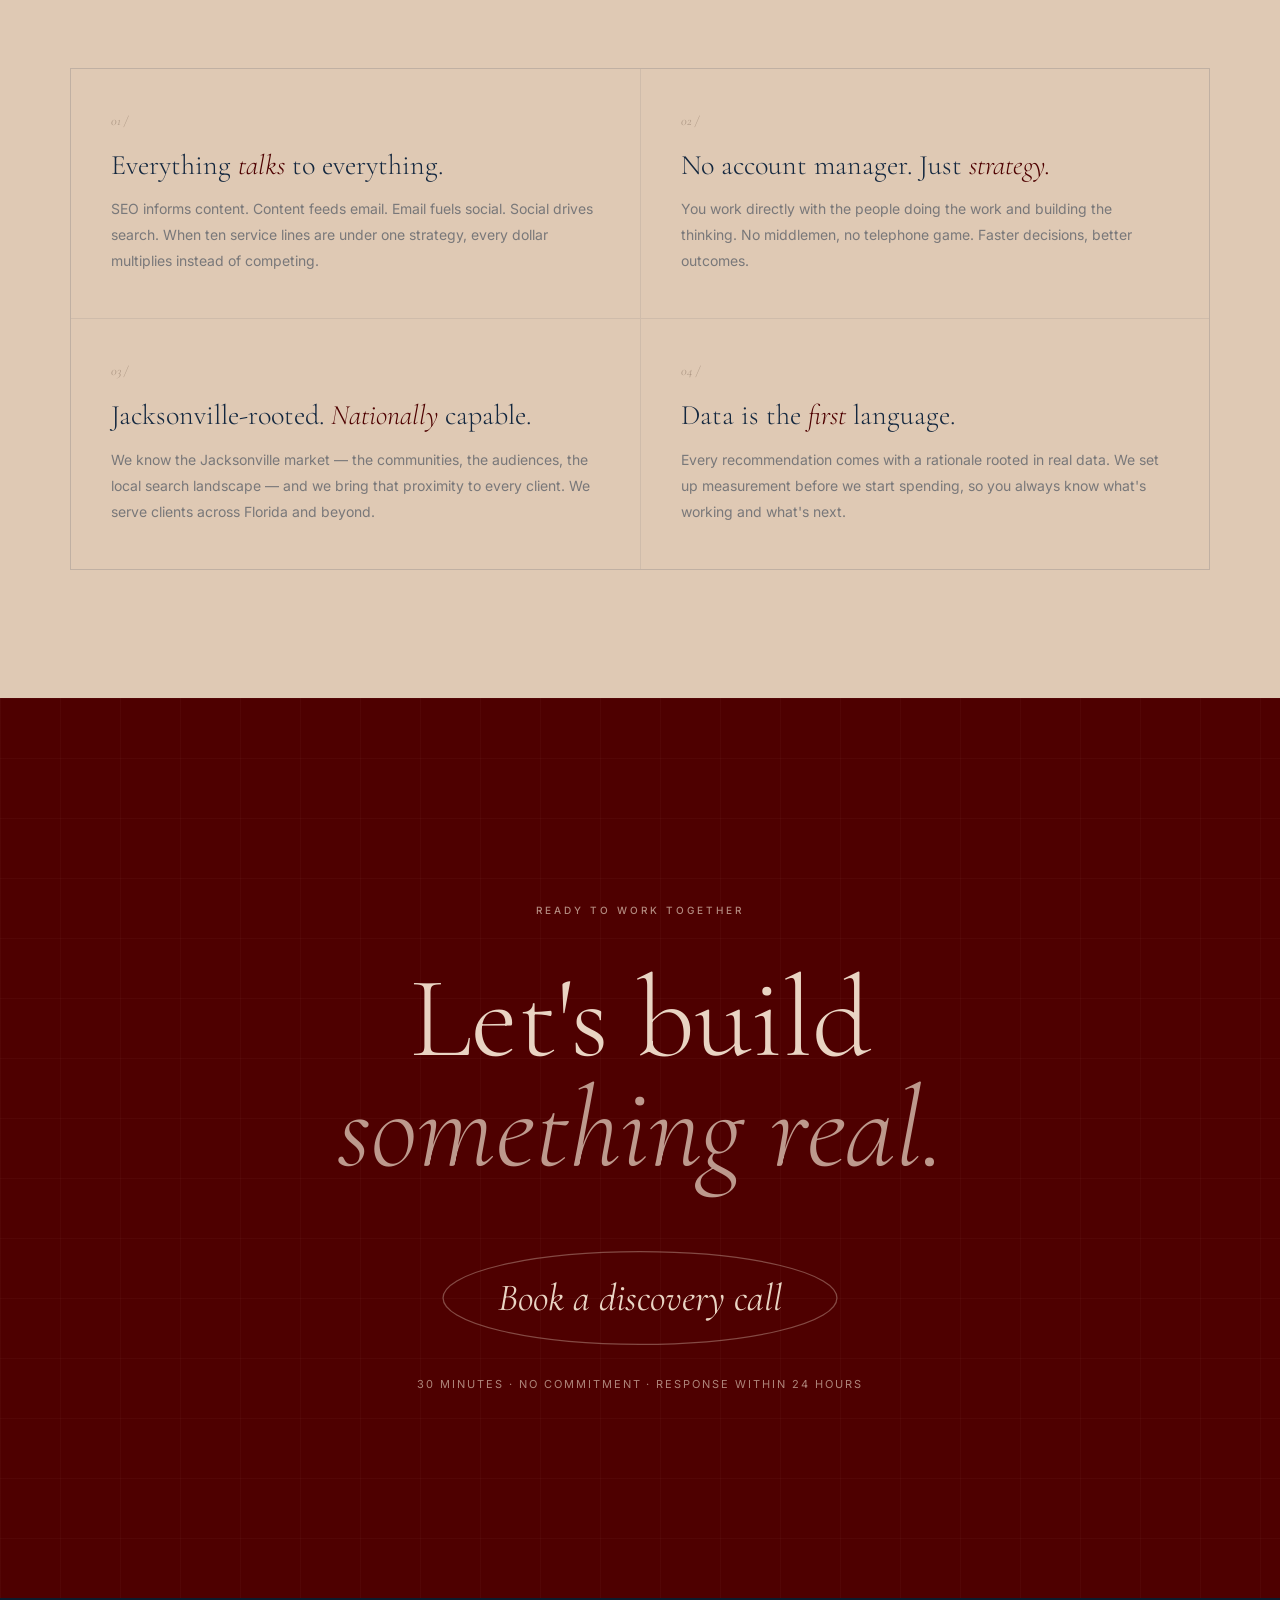
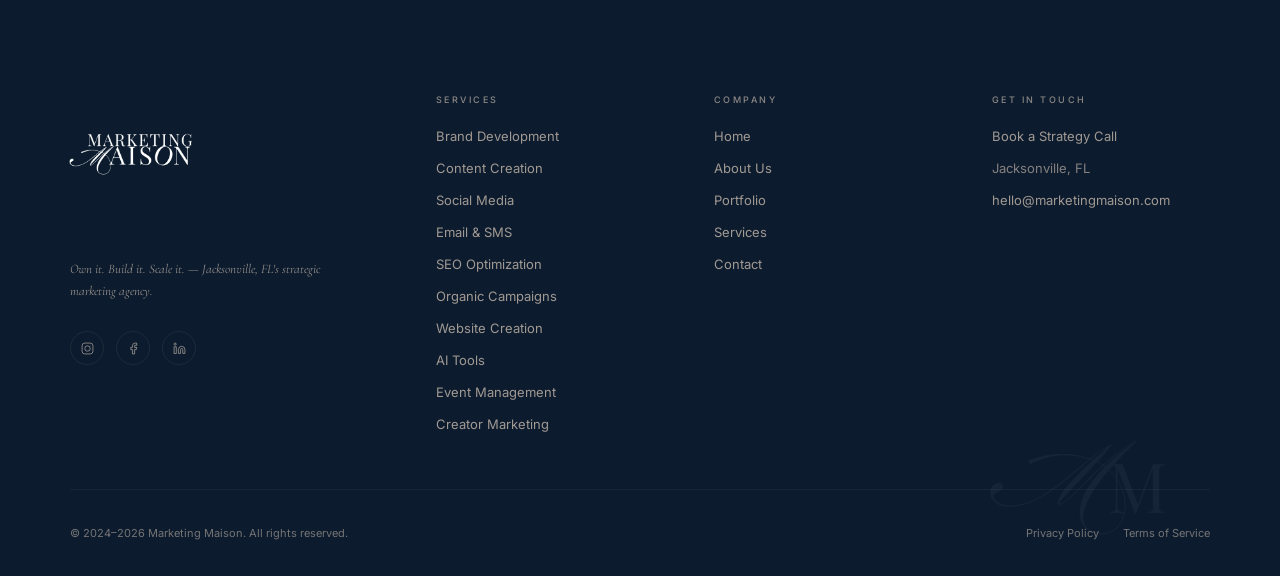
<file: about.html>
<!DOCTYPE html>
<html lang="en">
<head>
  <meta charset="UTF-8" />
  <meta name="viewport" content="width=device-width, initial-scale=1.0" />
  <title>About | Marketing Maison — Jacksonville FL Marketing Agency</title>
  <meta name="description" content="Marketing Maison was founded by Franchesca Bethel in Jacksonville, FL with one conviction: strategic, integrated marketing shouldn't be reserved for brands with eight-figure budgets." />
  <meta name="keywords" content="Marketing Maison about, Franchesca Bethel, Jacksonville FL marketing agency, boutique marketing agency, strategic marketing Florida" />
  <link rel="canonical" href="https://www.themarketingmaison.co/about.html" />

  <meta property="og:type" content="website" />
  <meta property="og:url" content="https://www.themarketingmaison.co/about.html" />
  <meta property="og:title" content="About | Marketing Maison — Jacksonville FL" />
  <meta property="og:description" content="Built from belief. Driven by results. Meet the founder behind Marketing Maison." />

  <link rel="stylesheet" href="css/styles.css" />

  <style>
    /* ── About Hero — Split Media Layout ─────────────────────── */
    .about-hero {
      display: grid;
      grid-template-columns: 1fr 1.4fr 1fr;
      min-height: calc(100svh - var(--nav-h));
      margin-top: var(--nav-h);
      background: var(--charcoal);
      overflow: hidden;
    }
    .about-hero-media {
      position: relative;
      overflow: hidden;
    }
    .about-hero-media video,
    .about-hero-media img {
      position: absolute;
      inset: 0;
      width: 100%;
      height: 100%;
      object-fit: cover;
      object-position: center top;
      display: block;
    }
    .about-hero-content {
      display: flex;
      flex-direction: column;
      align-items: center;
      justify-content: center;
      text-align: center;
      padding: 48px 48px 72px;
      color: var(--cream);
      gap: 0;
    }
    .about-hero-eyebrow {
      font-size: 10px;
      font-weight: 500;
      letter-spacing: 0.45em;
      text-transform: uppercase;
      color: rgba(233,212,195,0.62);
      margin: 0 0 28px;
    }
    .about-hero h1 {
      font-family: var(--font-edit);
      font-style: italic;
      font-size: clamp(36px, 4.5vw, 68px);
      font-weight: 300;
      line-height: 1.15;
      color: var(--cream);
      margin: 0 0 32px;
    }
    .about-hero-bio {
      font-size: clamp(13px, 1.1vw, 15px);
      line-height: 1.85;
      color: rgba(233,212,195,0.78);
      max-width: 52ch;
      text-align: center;
    }

    /* ── Origin Story ───────────────────────────────────────── */
    .origin-section {
      background: var(--cream);
      padding: clamp(80px, 11vw, 160px) var(--pad-x);
    }
    .origin-inner {
      max-width: var(--max-w);
      margin: 0 auto;
      display: grid;
      grid-template-columns: 1fr 1fr;
      gap: 0 100px;
      align-items: start;
    }
    /* Centered single-column variant (used when quote stands alone) */
    .origin-inner.origin-centered {
      grid-template-columns: 1fr;
      max-width: 860px;
      text-align: left;
    }
    .origin-inner.origin-centered .origin-pull {
      font-size: clamp(24px, 3.2vw, 48px);
    }
    .origin-inner.origin-centered .origin-signature {
      margin-top: 48px;
    }
    .origin-label {
      font-size: 10px;
      font-weight: 500;
      letter-spacing: 0.3em;
      text-transform: uppercase;
      color: var(--stone);
      display: flex;
      align-items: center;
      gap: 16px;
      margin-bottom: 32px;
    }
    .origin-label::before {
      content: '';
      width: 28px; height: 1px;
      background: var(--wine);
    }
    .origin-pull {
      font-family: var(--font-edit);
      font-size: clamp(28px, 3.5vw, 52px);
      font-weight: 300;
      line-height: 1.15;
      color: var(--charcoal);
    }
    .origin-pull em {
      font-style: italic;
      color: var(--wine);
    }
    .origin-body {
      padding-top: 60px;
    }
    .origin-body p {
      font-size: 15px;
      line-height: 1.9;
      color: rgba(19,39,63,0.6);
      margin-bottom: 24px;
    }
    .origin-body p:last-child { margin-bottom: 0; }
    .origin-signature {
      margin-top: 40px;
      display: flex;
      align-items: center;
      gap: 20px;
      padding-top: 32px;
      border-top: 1px solid rgba(19,39,63,0.1);
    }
    .origin-sig-photo {
      width: 56px; height: 56px;
      border-radius: 50%;
      background: var(--charcoal);
      display: flex;
      align-items: center;
      justify-content: center;
      flex-shrink: 0;
      font-family: var(--font-edit);
      font-style: italic;
      font-size: 22px;
      color: var(--stone);
    }
    .origin-sig-name {
      font-family: var(--font-edit);
      font-style: italic;
      font-size: 17px;
      color: var(--charcoal);
      display: block;
      margin-bottom: 4px;
    }
    .origin-sig-title {
      font-size: 10px;
      font-weight: 500;
      letter-spacing: 0.2em;
      text-transform: uppercase;
      color: var(--stone);
    }

    /* ── Values ─────────────────────────────────────────────── */
    .values-section {
      background: var(--charcoal);
      color: var(--cream);
      padding: clamp(80px, 11vw, 160px) var(--pad-x);
      position: relative;
      overflow: hidden;
    }
    .values-section::before {
      content: '';
      position: absolute; inset: 0;
      background-image:
        linear-gradient(rgba(233,212,195,0.018) 1px, transparent 1px),
        linear-gradient(90deg, rgba(233,212,195,0.018) 1px, transparent 1px);
      background-size: 80px 80px;
      pointer-events: none;
    }
    .values-inner {
      max-width: var(--max-w);
      margin: 0 auto;
      position: relative;
      z-index: 1;
    }
    .values-top {
      display: flex;
      justify-content: space-between;
      align-items: flex-end;
      margin-bottom: 80px;
    }
    .values-label {
      font-size: 10px;
      font-weight: 500;
      letter-spacing: 0.3em;
      text-transform: uppercase;
      color: var(--stone);
      display: flex;
      align-items: center;
      gap: 16px;
    }
    .values-label::before {
      content: '';
      width: 28px; height: 1px;
      background: var(--wine);
    }
    .values-sub {
      font-family: var(--font-edit);
      font-style: italic;
      font-size: clamp(16px, 1.4vw, 20px);
      color: rgba(233,212,195,0.45);
      max-width: 360px;
      text-align: right;
      line-height: 1.6;
    }
    .values-list {
      display: flex;
      flex-direction: column;
    }
    .value-row {
      display: grid;
      grid-template-columns: 80px 1fr 1fr;
      gap: 0 60px;
      padding: 52px 0;
      border-top: 1px solid rgba(233,212,195,0.07);
      align-items: start;
    }
    .value-row:last-child { border-bottom: 1px solid rgba(233,212,195,0.07); }
    .value-num {
      font-family: var(--font-edit);
      font-style: italic;
      font-size: clamp(40px, 5vw, 72px);
      font-weight: 300;
      color: rgba(233,212,195,0.08);
      line-height: 1;
    }
    .value-title {
      font-family: var(--font-edit);
      font-size: clamp(30px, 4vw, 60px);
      font-weight: 300;
      line-height: 1.05;
      color: var(--cream);
      padding-top: 8px;
    }
    .value-title em {
      font-style: italic;
      color: var(--stone);
    }
    .value-body {
      font-size: 15px;
      line-height: 1.85;
      color: rgba(233,212,195,0.5);
      padding-top: 14px;
    }

    /* ── Differentiators ────────────────────────────────────── */
    .diff-section {
      background: var(--cream-dark);
      padding: clamp(80px, 10vw, 140px) var(--pad-x);
    }
    .diff-inner {
      max-width: var(--max-w);
      margin: 0 auto;
    }
    .diff-top {
      display: grid;
      grid-template-columns: 1fr 1fr;
      gap: 40px;
      align-items: end;
      margin-bottom: 80px;
    }
    .diff-label {
      font-size: 10px;
      font-weight: 500;
      letter-spacing: 0.3em;
      text-transform: uppercase;
      color: var(--stone);
      margin-bottom: 20px;
    }
    .diff-heading {
      font-family: var(--font-edit);
      font-size: clamp(30px, 3.8vw, 56px);
      font-weight: 300;
      line-height: 1.1;
      color: var(--charcoal);
    }
    .diff-heading em { font-style: italic; color: var(--wine); }
    .diff-intro {
      font-family: var(--font-edit);
      font-style: italic;
      font-size: clamp(15px, 1.4vw, 18px);
      color: rgba(19,39,63,0.45);
      line-height: 1.85;
      padding-top: 20px;
    }
    .diff-grid {
      display: grid;
      grid-template-columns: 1fr 1fr;
      gap: 1px;
      background: rgba(19,39,63,0.08);
      border: 1px solid rgba(19,39,63,0.08);
    }
    .diff-card {
      background: var(--cream-dark);
      padding: 44px 40px;
    }
    .diff-card-num {
      font-family: var(--font-edit);
      font-style: italic;
      font-size: 13px;
      color: var(--stone);
      display: block;
      margin-bottom: 20px;
    }
    .diff-card h3 {
      font-family: var(--font-edit);
      font-size: clamp(20px, 2.2vw, 30px);
      font-weight: 300;
      color: var(--charcoal);
      margin-bottom: 14px;
      line-height: 1.2;
    }
    .diff-card h3 em { font-style: italic; color: var(--wine); }
    .diff-card p {
      font-size: 14px;
      line-height: 1.85;
      color: rgba(19,39,63,0.5);
    }

    /* ── Responsive ─────────────────────────────────────────── */
    @media (max-width: 1000px) {
      /* Stack hero: hide video panel, show photo on top */
      .about-hero {
        grid-template-columns: 1fr;
        grid-template-rows: 380px auto;
        min-height: auto;
      }
      .about-hero-media:first-child { display: none; } /* hide video on tablet */
      .about-hero-media:last-child { min-height: 380px; }
      .about-hero-content {
        padding: 56px var(--pad-x) 72px;
        order: 2;
      }
      .about-hero-media:last-child { order: 1; }
      .origin-inner { grid-template-columns: 1fr; gap: 60px; }
      .origin-inner.origin-centered { gap: 0; }
      .origin-body { padding-top: 0; }
      .values-top { flex-direction: column; align-items: flex-start; gap: 24px; }
      .values-sub { text-align: left; }
      .value-row { grid-template-columns: 60px 1fr; }
      .value-body { grid-column: 2; }
      .diff-top { grid-template-columns: 1fr; gap: 24px; }
    }
    @media (max-width: 680px) {
      .value-row { grid-template-columns: 1fr; }
      .value-num { display: none; }
      .diff-grid { grid-template-columns: 1fr; }
    }
  </style>
</head>
<body>

  <a href="#main-content" class="skip-link">Skip to main content</a>

  <!-- ── Navigation ── -->
  <nav class="mm-nav scrolled" role="navigation" aria-label="Main navigation">
    <div class="nav-left">
      <div class="nav-socials" aria-label="Social media links">
        <a href="https://instagram.com/marketingmaison" aria-label="Instagram" rel="noopener noreferrer" target="_blank">
          <svg viewBox="0 0 24 24" fill="none" stroke="currentColor" stroke-width="1.5" aria-hidden="true"><rect x="2" y="2" width="20" height="20" rx="5"/><circle cx="12" cy="12" r="5"/><circle cx="17.5" cy="6.5" r=".5" fill="currentColor" stroke="none"/></svg>
        </a>
        <a href="https://facebook.com/marketingmaison" aria-label="Facebook" rel="noopener noreferrer" target="_blank">
          <svg viewBox="0 0 24 24" fill="none" stroke="currentColor" stroke-width="1.5" aria-hidden="true"><path d="M18 2h-3a5 5 0 0 0-5 5v3H7v4h3v8h4v-8h3l1-4h-4V7a1 1 0 0 1 1-1h3z"/></svg>
        </a>
        <a href="https://linkedin.com/company/marketingmaison" aria-label="LinkedIn" rel="noopener noreferrer" target="_blank">
          <svg viewBox="0 0 24 24" fill="none" stroke="currentColor" stroke-width="1.5" aria-hidden="true"><path d="M16 8a6 6 0 0 1 6 6v7h-4v-7a2 2 0 0 0-2-2 2 2 0 0 0-2 2v7h-4v-7a6 6 0 0 1 6-6z"/><rect x="2" y="9" width="4" height="12"/><circle cx="4" cy="4" r="2"/></svg>
        </a>
      </div>
      <span class="nav-sep" aria-hidden="true"></span>
      <a href="contact.html" class="nav-book" aria-label="Book a call with Marketing Maison">Book a Call</a>
    </div>

    <div class="nav-wordmark">
      <a href="index.html" aria-label="Marketing Maison homepage">
        <img src="assets/logos/mm-white-primary-logo.png" alt="Marketing Maison" class="nav-logo" width="190" height="190" loading="eager" />
      </a>
    </div>

    <div class="nav-right">
      <ul class="nav-links" role="list">
        <li><a href="about.html" aria-current="page">About</a></li>
        <li><a href="portfolio.html">Portfolio</a></li>
        <li><a href="services.html">Services</a></li>
        <li><a href="creators.html">Creators</a></li>
        <li><a href="contact.html">Contact</a></li>
      </ul>
      <button class="nav-toggle" aria-label="Open navigation menu" aria-expanded="false" aria-controls="nav-overlay">
        <span></span><span></span><span></span>
      </button>
    </div>
  </nav>

  <div class="nav-overlay" id="nav-overlay" role="dialog" aria-modal="true" aria-label="Navigation menu">
    <img src="assets/logos/mm-white-primary-logo.png" alt="" class="nav-overlay-logo" aria-hidden="true" />
    <a href="about.html" aria-current="page">About</a>
    <a href="portfolio.html">Portfolio</a>
    <a href="services.html">Services</a>
    <a href="creators.html">Creators</a>
    <a href="contact.html">Contact</a>
    <a href="contact.html">Book a Call</a>
  </div>

  <main id="main-content">

    <!-- ── ABOUT HERO ── -->
    <section class="about-hero" aria-labelledby="about-hero-heading">

      <!-- Left: brand video -->
      <div class="about-hero-media" aria-hidden="true">
        <video autoplay muted loop playsinline preload="none" poster="assets/About_Hero_Video_poster.jpg" id="about-video">
          <source src="assets/About_Hero_Video.webm" type="video/webm" />
          <source src="assets/About_Hero_Video.mp4"  type="video/mp4" />
        </video>
      </div>

      <!-- Center: founder intro -->
      <div class="about-hero-content">
        <p class="about-hero-eyebrow" data-fade>Meet Our Founder &amp; CEO</p>
        <h1 id="about-hero-heading" data-fade><em>Hi, I'm Franchesca.</em></h1>
        <p class="about-hero-bio" data-fade>
          Franchesca Bethel doesn't build one brand — she builds ecosystems. A marketing strategist, brand builder, and multi-venture founder based in Jacksonville, Florida, Franchesca holds a BS in Fashion Merchandising and Retailing and an MBA in Operations and Supply Chain Management — pairing an eye for aesthetics with the operational rigor to actually scale it.
        </p>
        <p class="about-hero-bio" data-fade style="margin-top: 20px;">
          With five years of e-commerce experience, she pairs sharp performance analysis and SEO instincts with an unmistakably elevated, feminine aesthetic. Marketing Maison is her agency — giving creatives and event hosts the marketing and PR firepower usually reserved for brands with bigger budgets.
        </p>
      </div>

      <!-- Right: founder photo -->
      <div class="about-hero-media">
        <img src="assets/Fran.JPG" alt="Franchesca Bethel, Founder & CEO of Marketing Maison" loading="eager" />
      </div>

    </section>

    <!-- ── ORIGIN STORY ── -->
    <section class="origin-section" aria-labelledby="origin-heading">
      <div class="origin-inner origin-centered">
        <div data-fade>
          <p class="origin-label">The Origin</p>
          <blockquote class="origin-pull" id="origin-heading">
            "I watched too many businesses struggle and be led astray by undeveloped marketing plans and it was time to step in. So many people sell social media marketing as the sole marketing strategy businesses need to have — but there's <em>way more to marketing than that.</em>"
          </blockquote>
          <div class="origin-signature" data-fade>
            <div class="origin-sig-photo" aria-hidden="true">F</div>
            <div>
              <span class="origin-sig-name">Franchesca Bethel</span>
              <span class="origin-sig-title">Founder &amp; CEO, Marketing Maison</span>
            </div>
          </div>
        </div>
      </div>
    </section>

    <!-- ── VALUES ── -->
    <section class="values-section" aria-labelledby="values-heading">
      <div class="values-inner">
        <div class="values-top" data-fade>
          <p class="values-label">Our Philosophy</p>
          <p class="values-sub">Three words. One way of working. No exceptions.</p>
        </div>

        <div class="values-list">
          <div class="value-row" data-fade>
            <span class="value-num" aria-hidden="true">01</span>
            <h2 class="value-title" id="values-heading">Own <em>It.</em></h2>
            <p class="value-body">Your marketing should belong to you — not to a platform that can change its algorithm tomorrow. We prioritize owned channels: email lists, SMS, referral programs, and direct marketing that you control completely. Social media is a tool, not a strategy. When you rent your audience from Instagram or TikTok, you're one policy change away from losing everything you built. We build the foundation on ground you actually own.</p>
          </div>
          <div class="value-row" data-fade>
            <span class="value-num" aria-hidden="true">02</span>
            <h2 class="value-title">Build <em>It.</em></h2>
            <p class="value-body">Every recommendation we make is rooted in real data — your actual analytics, your real competitors, your industry's actual benchmarks, and your specific business goals. We don't fabricate metrics or chase vanity numbers. Before we build anything, we understand where you actually stand. Marketing built on honest data compounds. Marketing built on made-up numbers collapses.</p>
          </div>
          <div class="value-row" data-fade>
            <span class="value-num" aria-hidden="true">03</span>
            <h2 class="value-title">Scale <em>It.</em></h2>
            <p class="value-body">Everything we do is organic — no paid ads, no shortcuts. We build KPI-based systems that are monitored, reviewable, and tied directly to your business goals. You'll always know what's working, why it's working, and what comes next. Real growth is systematic, not accidental. We scale what can be measured, and we measure everything.</p>
          </div>
        </div>
      </div>
    </section>

    <!-- ── DIFFERENTIATORS ── -->
    <section class="diff-section" aria-labelledby="diff-heading">
      <div class="diff-inner">
        <div class="diff-top">
          <div data-fade>
            <p class="diff-label">Why Marketing Maison</p>
            <h2 class="diff-heading" id="diff-heading">What makes us<br /><em>different</em></h2>
          </div>
          <p class="diff-intro" data-fade>We're not a jack-of-all-trades freelancer or a bloated agency with layers between you and the work. We're something in between — and better than both.</p>
        </div>

        <div class="diff-grid" data-fade>
          <div class="diff-card">
            <span class="diff-card-num">01 /</span>
            <h3>Everything <em>talks</em> to everything.</h3>
            <p>SEO informs content. Content feeds email. Email fuels social. Social drives search. When ten service lines are under one strategy, every dollar multiplies instead of competing.</p>
          </div>
          <div class="diff-card">
            <span class="diff-card-num">02 /</span>
            <h3>No account manager. Just <em>strategy.</em></h3>
            <p>You work directly with the people doing the work and building the thinking. No middlemen, no telephone game. Faster decisions, better outcomes.</p>
          </div>
          <div class="diff-card">
            <span class="diff-card-num">03 /</span>
            <h3>Jacksonville-rooted. <em>Nationally</em> capable.</h3>
            <p>We know the Jacksonville market — the communities, the audiences, the local search landscape — and we bring that proximity to every client. We serve clients across Florida and beyond.</p>
          </div>
          <div class="diff-card">
            <span class="diff-card-num">04 /</span>
            <h3>Data is the <em>first</em> language.</h3>
            <p>Every recommendation comes with a rationale rooted in real data. We set up measurement before we start spending, so you always know what's working and what's next.</p>
          </div>
        </div>
      </div>
    </section>

    <!-- ── FULL CTA ── -->
    <section class="cta-full" aria-labelledby="about-cta-heading">
      <div class="cta-full::before" aria-hidden="true"></div>
      <div class="cta-inner" data-fade>
        <p class="cta-label">Ready to Work Together</p>
        <h2 class="cta-headline" id="about-cta-heading">
          Let's build<br /><em>something real.</em>
        </h2>
        <a href="contact.html" class="oval-btn oval-btn-lg" aria-label="Book a discovery call with Marketing Maison">
          <svg class="oval-border" viewBox="0 0 320 88" preserveAspectRatio="none" aria-hidden="true">
            <ellipse cx="160" cy="44" rx="156" ry="40"/>
          </svg>
          <span class="oval-btn-text">Book a discovery call</span>
        </a>
        <p class="cta-fine">30 minutes · No commitment · Response within 24 hours</p>
      </div>
    </section>

  </main>

  <!-- ── Footer ── -->
  <footer class="mm-footer" role="contentinfo">
    <div class="footer-inner">
      <div class="footer-top">
        <div class="footer-brand">
          <div class="footer-wordmark">
            <img src="assets/logos/mm-white-primary-logo.png" alt="Marketing Maison" width="120" height="120" loading="lazy" />
          </div>
          <p>Own it. Build it. Scale it. — Jacksonville, FL's strategic marketing agency.</p>
          <div class="footer-socials" aria-label="Follow Marketing Maison">
            <a href="https://instagram.com/marketingmaison" aria-label="Instagram" rel="noopener noreferrer" target="_blank">
              <svg viewBox="0 0 24 24" fill="none" stroke="currentColor" stroke-width="1.5" aria-hidden="true"><rect x="2" y="2" width="20" height="20" rx="5"/><circle cx="12" cy="12" r="5"/><circle cx="17.5" cy="6.5" r=".5" fill="currentColor" stroke="none"/></svg>
            </a>
            <a href="https://facebook.com/marketingmaison" aria-label="Facebook" rel="noopener noreferrer" target="_blank">
              <svg viewBox="0 0 24 24" fill="none" stroke="currentColor" stroke-width="1.5" aria-hidden="true"><path d="M18 2h-3a5 5 0 0 0-5 5v3H7v4h3v8h4v-8h3l1-4h-4V7a1 1 0 0 1 1-1h3z"/></svg>
            </a>
            <a href="https://linkedin.com/company/marketingmaison" aria-label="LinkedIn" rel="noopener noreferrer" target="_blank">
              <svg viewBox="0 0 24 24" fill="none" stroke="currentColor" stroke-width="1.5" aria-hidden="true"><path d="M16 8a6 6 0 0 1 6 6v7h-4v-7a2 2 0 0 0-2-2 2 2 0 0 0-2 2v7h-4v-7a6 6 0 0 1 6-6z"/><rect x="2" y="9" width="4" height="12"/><circle cx="4" cy="4" r="2"/></svg>
            </a>
          </div>
        </div>

        <div class="footer-col">
          <h4>Services</h4>
          <ul role="list">
            <li><a href="services.html#biz-dev">Brand Development</a></li>
            <li><a href="services.html#content">Content Creation</a></li>
            <li><a href="services.html#social">Social Media</a></li>
            <li><a href="services.html#email-sms">Email &amp; SMS</a></li>
            <li><a href="services.html#seo">SEO Optimization</a></li>
            <li><a href="services.html#organic-campaigns">Organic Campaigns</a></li>
            <li><a href="services.html#website">Website Creation</a></li>
            <li><a href="services.html#ai-tools">AI Tools</a></li>
            <li><a href="services.html#events">Event Management</a></li>
            <li><a href="services.html#creator-marketing">Creator Marketing</a></li>
          </ul>
        </div>

        <div class="footer-col">
          <h4>Company</h4>
          <ul role="list">
            <li><a href="index.html">Home</a></li>
            <li><a href="about.html" aria-current="page">About Us</a></li>
            <li><a href="portfolio.html">Portfolio</a></li>
            <li><a href="services.html">Services</a></li>
            <li><a href="contact.html">Contact</a></li>
          </ul>
        </div>

        <div class="footer-col">
          <h4>Get in Touch</h4>
          <ul role="list">
            <li><a href="contact.html">Book a Strategy Call</a></li>
            <li><span>Jacksonville, FL</span></li>
            <li><a href="mailto:hello@marketingmaison.com">hello@marketingmaison.com</a></li>
          </ul>
        </div>
      </div>

      <div class="footer-bottom">
        <p class="footer-copy">&copy; 2024–2026 Marketing Maison. All rights reserved.</p>
        <nav class="footer-legal" aria-label="Legal links">
          <a href="privacy.html">Privacy Policy</a>
          <a href="terms.html">Terms of Service</a>
        </nav>
      </div>
    </div>
  </footer>

  <script src="js/main.js"></script>
  <script>
    /* ── Lazy-load about video after page is interactive ── */
    (function () {
      var v = document.getElementById('about-video');
      if (!v) return;
      if ('requestIdleCallback' in window) {
        requestIdleCallback(function () { v.load(); v.play().catch(function(){}); });
      } else {
        window.addEventListener('load', function () { v.load(); v.play().catch(function(){}); });
      }
    })();
  </script>
</body>
</html>
</file>
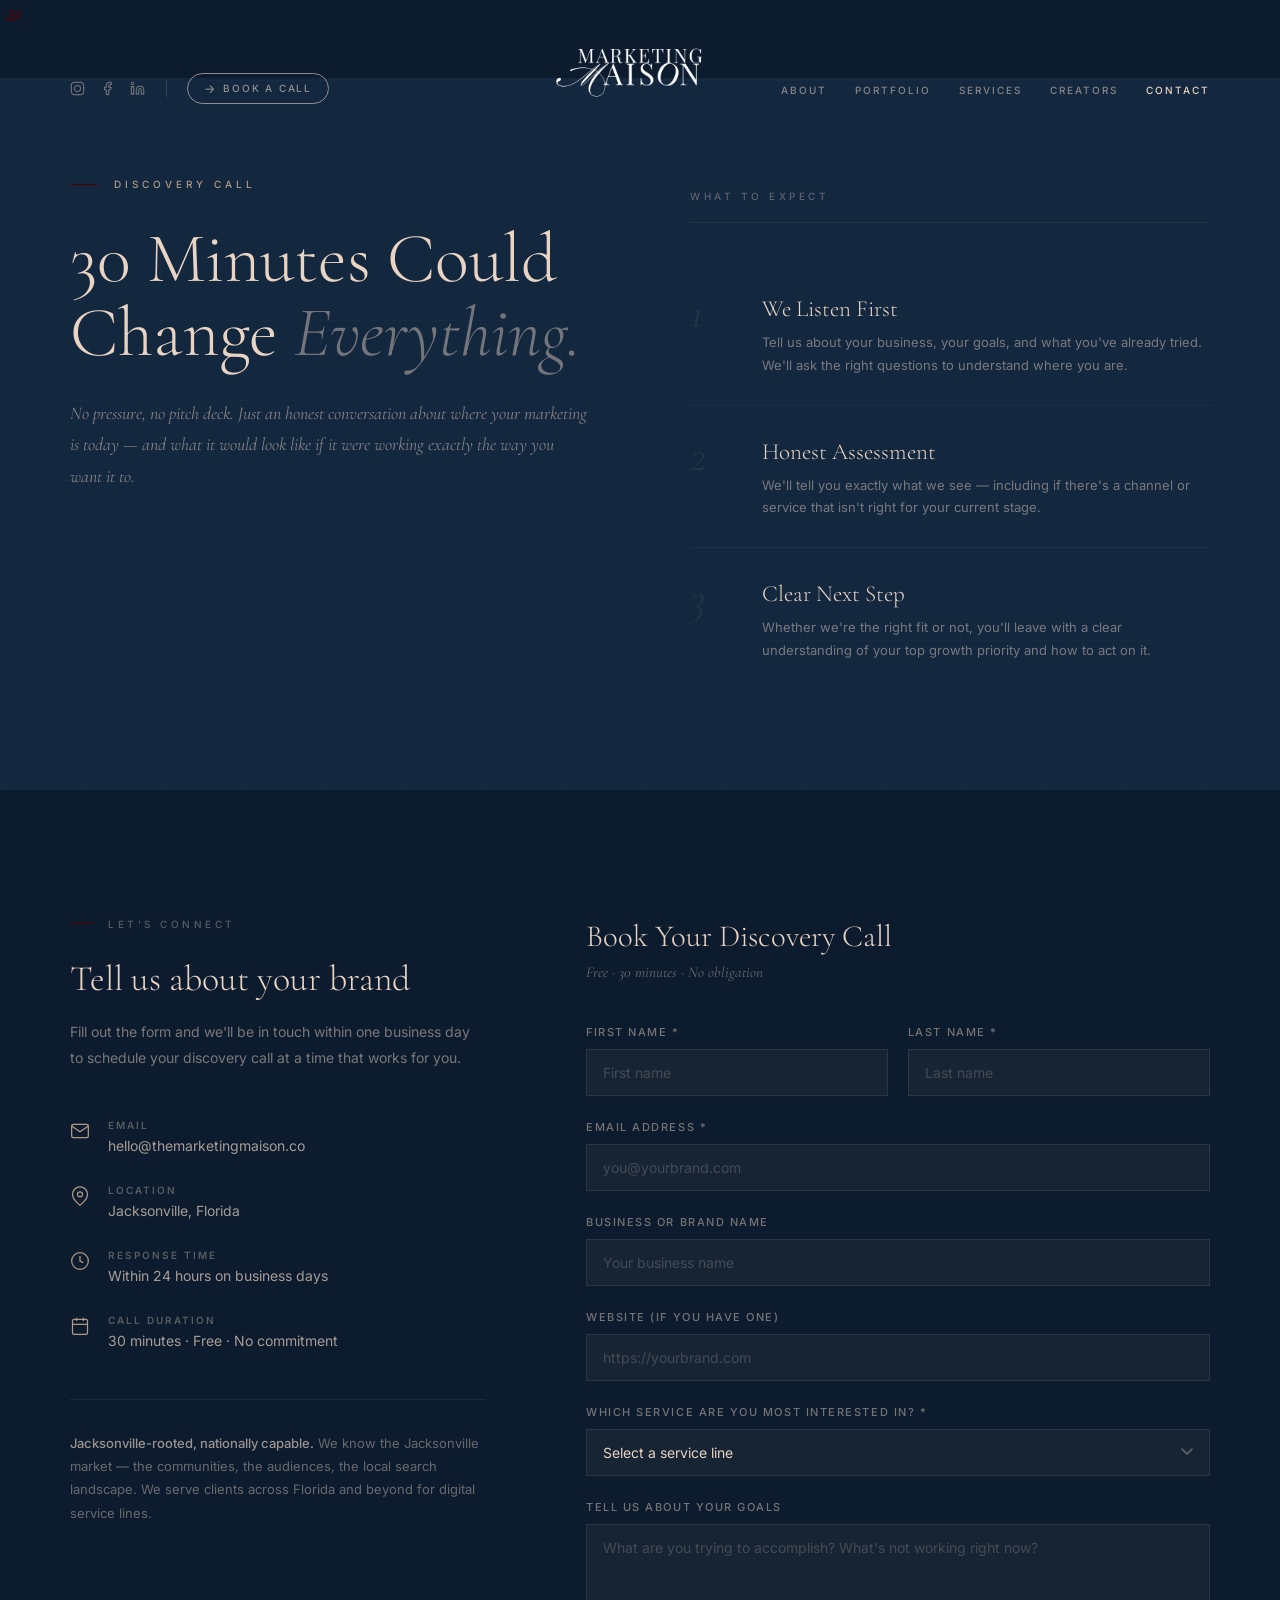
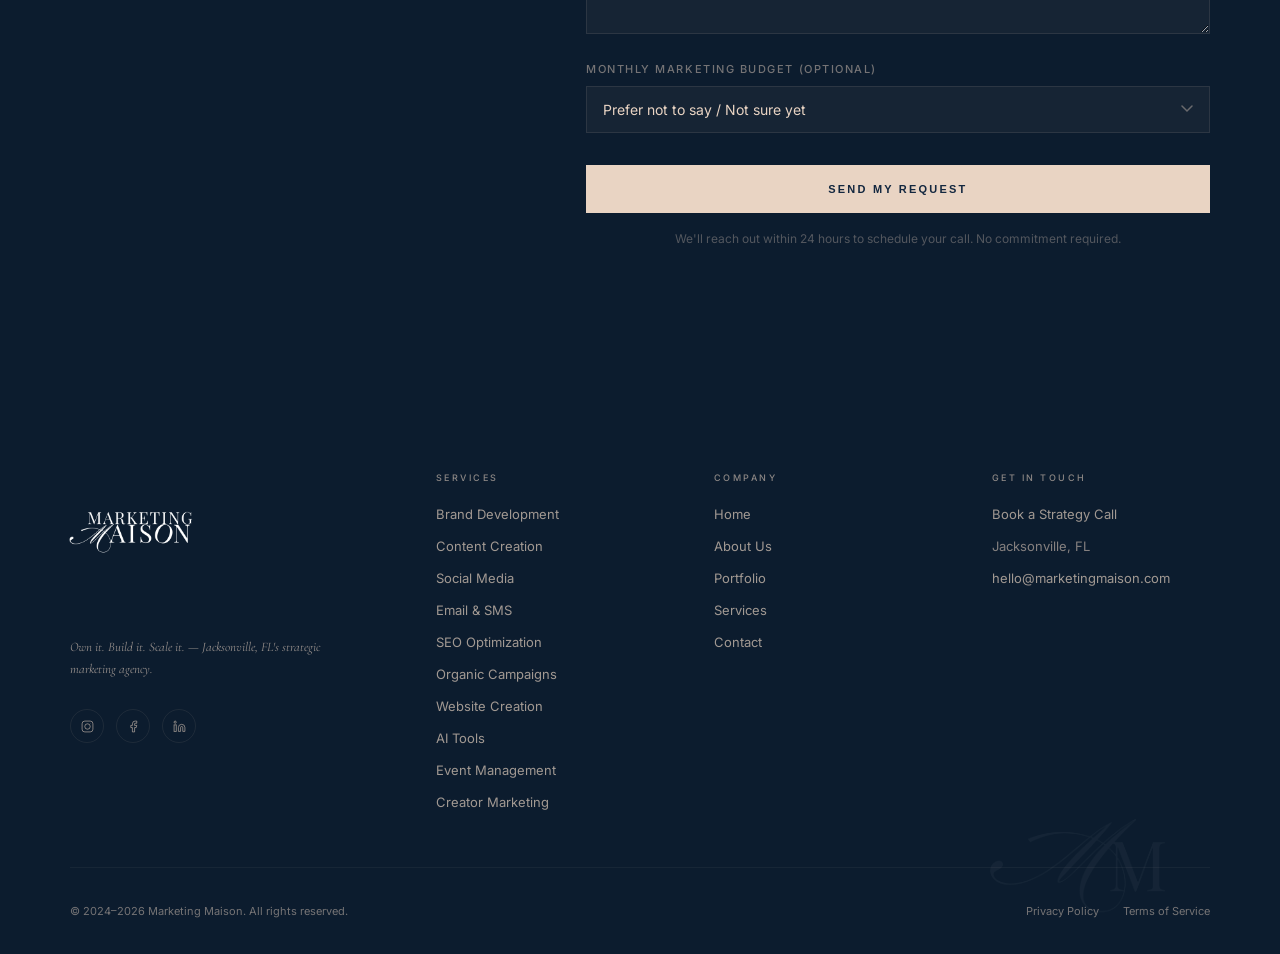
<file: contact.html>
<!DOCTYPE html>
<html lang="en">
<head>
  <meta charset="UTF-8" />
  <meta name="viewport" content="width=device-width, initial-scale=1.0" />
  <title>Book a Discovery Call | Marketing Maison — Jacksonville FL</title>
  <meta name="description" content="Book a free 30-minute discovery call with Marketing Maison. We'll identify exactly where your growth is stalling and what it would take to fix it. Serving Jacksonville, FL and beyond." />
  <meta name="keywords" content="book marketing consultation Jacksonville FL, marketing agency contact, discovery call marketing, Jacksonville FL marketing help" />
  <link rel="canonical" href="https://www.themarketingmaison.co/contact.html" />

  <meta property="og:type" content="website" />
  <meta property="og:url" content="https://www.themarketingmaison.co/contact.html" />
  <meta property="og:title" content="Book a Discovery Call | Marketing Maison" />
  <meta property="og:description" content="Free 30-minute strategy call. We'll map out exactly where your growth is stalling and what to do about it." />

  <link rel="stylesheet" href="css/styles.css" />

  <style>
    /* ── Contact Hero ───────────────────────────────────────── */
    .contact-hero {
      background: var(--charcoal);
      padding: calc(var(--nav-h) + 100px) var(--pad-x) 100px;
      position: relative;
      overflow: hidden;
    }
    .contact-hero::before {
      content: '';
      position: absolute;
      inset: 0;
      background-image:
        linear-gradient(rgba(233,212,195,0.018) 1px, transparent 1px),
        linear-gradient(90deg, rgba(233,212,195,0.018) 1px, transparent 1px);
      background-size: 80px 80px;
      pointer-events: none;
    }
    .contact-hero-inner {
      position: relative;
      z-index: 1;
      max-width: var(--max-w);
      margin: 0 auto;
      display: grid;
      grid-template-columns: 1fr 1fr;
      gap: 100px;
      align-items: start;
    }
    .contact-hero-eyebrow {
      font-size: 10px;
      font-weight: 500;
      letter-spacing: 0.4em;
      text-transform: uppercase;
      color: var(--stone);
      display: flex;
      align-items: center;
      gap: 16px;
      margin-bottom: 32px;
    }
    .contact-hero-eyebrow::before {
      content: '';
      width: 28px; height: 1px;
      background: var(--wine);
      flex-shrink: 0;
    }
    .contact-hero h1 {
      font-family: var(--font-edit);
      font-size: clamp(40px, 5.5vw, 80px);
      font-weight: 300;
      color: var(--cream);
      line-height: 1.05;
      margin-bottom: 28px;
    }
    .contact-hero h1 em {
      font-style: italic;
      color: rgba(233,212,195,0.45);
    }
    .contact-hero-desc {
      font-family: var(--font-edit);
      font-style: italic;
      font-size: clamp(15px, 1.4vw, 18px);
      color: rgba(233,212,195,0.52);
      line-height: 1.75;
    }

    /* What to Expect panel */
    .expect-panel {
      padding-top: 12px;
    }
    .expect-label {
      font-size: 10px;
      font-weight: 500;
      letter-spacing: 0.35em;
      text-transform: uppercase;
      color: rgba(233,212,195,0.35);
      margin-bottom: 40px;
      padding-bottom: 20px;
      border-bottom: 1px solid rgba(233,212,195,0.07);
      display: block;
    }
    .expect-steps {
      display: flex;
      flex-direction: column;
    }
    .expect-step {
      display: grid;
      grid-template-columns: 48px 1fr;
      gap: 0 24px;
      padding: 28px 0;
      border-bottom: 1px solid rgba(233,212,195,0.05);
      align-items: start;
    }
    .expect-step:last-child { border-bottom: none; }
    .expect-step-num {
      font-family: var(--font-edit);
      font-style: italic;
      font-size: clamp(36px, 3.5vw, 52px);
      font-weight: 300;
      color: rgba(233,212,195,0.08);
      line-height: 1;
    }
    .expect-step h3 {
      font-family: var(--font-edit);
      font-size: clamp(18px, 1.8vw, 24px);
      font-weight: 300;
      color: var(--cream);
      margin-bottom: 8px;
      padding-top: 4px;
    }
    .expect-step p {
      font-size: 13px;
      line-height: 1.75;
      color: rgba(233,212,195,0.48);
    }

    /* ── Form Section ───────────────────────────────────────── */
    .contact-form-section {
      background: var(--black);
      padding: clamp(80px, 10vw, 140px) var(--pad-x);
    }
    .contact-grid {
      max-width: var(--max-w);
      margin: 0 auto;
      display: grid;
      grid-template-columns: 1fr 1.5fr;
      gap: 100px;
      align-items: start;
    }

    /* Left info column */
    .contact-info {
      position: sticky;
      top: calc(var(--nav-h) + 40px);
    }
    .contact-info-eyebrow {
      font-size: 10px;
      font-weight: 500;
      letter-spacing: 0.35em;
      text-transform: uppercase;
      color: rgba(233,212,195,0.35);
      display: flex;
      align-items: center;
      gap: 14px;
      margin-bottom: 28px;
    }
    .contact-info-eyebrow::before {
      content: '';
      width: 24px; height: 1px;
      background: var(--wine);
      flex-shrink: 0;
    }
    .contact-info h2 {
      font-family: var(--font-edit);
      font-size: clamp(24px, 2.8vw, 40px);
      font-weight: 300;
      color: var(--cream);
      line-height: 1.15;
      margin-bottom: 20px;
    }
    .contact-info-desc {
      font-size: 14px;
      line-height: 1.85;
      color: rgba(233,212,195,0.50);
      margin-bottom: 48px;
    }
    .contact-details {
      display: flex;
      flex-direction: column;
      gap: 28px;
    }
    .contact-detail {
      display: flex;
      align-items: flex-start;
      gap: 18px;
    }
    .contact-detail-icon {
      width: 20px;
      height: 20px;
      color: var(--stone);
      flex-shrink: 0;
      margin-top: 2px;
    }
    .contact-detail-text h3 {
      font-size: 10px;
      font-weight: 600;
      letter-spacing: 0.2em;
      text-transform: uppercase;
      color: rgba(233,212,195,0.35);
      margin-bottom: 4px;
    }
    .contact-detail-text p,
    .contact-detail-text a {
      font-size: 14px;
      color: rgba(233,212,195,0.70);
      line-height: 1.5;
      text-decoration: none;
    }
    .contact-detail-text a:hover { color: var(--cream); }

    /* Jacksonville note */
    .contact-jax-note {
      margin-top: 48px;
      padding-top: 32px;
      border-top: 1px solid rgba(233,212,195,0.07);
    }
    .contact-jax-note p {
      font-size: 13px;
      line-height: 1.8;
      color: rgba(233,212,195,0.42);
    }
    .contact-jax-note strong {
      color: rgba(233,212,195,0.65);
      font-weight: 500;
    }

    /* Right form */
    .contact-form-wrap {}
    .contact-form-heading {
      font-family: var(--font-edit);
      font-size: clamp(22px, 2.4vw, 34px);
      font-weight: 300;
      color: var(--cream);
      margin-bottom: 8px;
    }
    .contact-form-sub {
      font-family: var(--font-edit);
      font-style: italic;
      font-size: 15px;
      color: rgba(233,212,195,0.42);
      margin-bottom: 44px;
    }

    /* Form fields — inherit global styles, override for dark bg */
    #contact-form .form-row {
      display: grid;
      grid-template-columns: 1fr 1fr;
      gap: 0 20px;
    }
    #contact-form .form-group {
      margin-bottom: 24px;
    }
    #contact-form label {
      font-size: 11px;
      font-weight: 500;
      letter-spacing: 0.14em;
      text-transform: uppercase;
      color: rgba(233,212,195,0.48);
      display: block;
      margin-bottom: 10px;
    }
    #contact-form input,
    #contact-form select,
    #contact-form textarea {
      width: 100%;
      background: rgba(233,212,195,0.04);
      border: 1px solid rgba(233,212,195,0.10);
      color: var(--cream);
      font-size: 14px;
      padding: 14px 16px;
      outline: none;
      transition: border-color var(--transition);
      appearance: none;
      font-family: inherit;
    }
    #contact-form input::placeholder,
    #contact-form textarea::placeholder {
      color: rgba(233,212,195,0.22);
    }
    #contact-form input:focus,
    #contact-form select:focus,
    #contact-form textarea:focus {
      border-color: rgba(233,212,195,0.35);
    }
    #contact-form select {
      background-image: url("data:image/svg+xml,%3Csvg xmlns='http://www.w3.org/2000/svg' width='12' height='8' viewBox='0 0 12 8'%3E%3Cpath d='M1 1l5 5 5-5' stroke='rgba(233,212,195,0.4)' stroke-width='1.5' fill='none' stroke-linecap='round'/%3E%3C/svg%3E");
      background-repeat: no-repeat;
      background-position: right 16px center;
      padding-right: 40px;
      cursor: pointer;
    }
    #contact-form select option { background: var(--charcoal); color: var(--cream); }
    #contact-form textarea { resize: vertical; min-height: 110px; }

    .contact-submit-btn {
      width: 100%;
      background: var(--cream);
      color: var(--charcoal);
      border: none;
      padding: 18px 32px;
      font-size: 11px;
      font-weight: 600;
      letter-spacing: 0.2em;
      text-transform: uppercase;
      cursor: pointer;
      transition: background var(--transition), color var(--transition);
      margin-top: 8px;
    }
    .contact-submit-btn:hover {
      background: var(--stone);
      color: var(--charcoal);
    }
    .contact-form-fine {
      margin-top: 16px;
      font-size: 12px;
      color: rgba(233,212,195,0.32);
      text-align: center;
      line-height: 1.6;
    }

    /* Success state */
    #form-success {
      display: none;
      text-align: center;
      padding: 60px 24px;
    }
    #form-success svg {
      width: 36px; height: 36px;
      color: var(--stone);
      margin: 0 auto 24px;
      display: block;
    }
    #form-success h3 {
      font-family: var(--font-edit);
      font-size: clamp(24px, 2.5vw, 36px);
      font-weight: 300;
      color: var(--cream);
      margin-bottom: 14px;
    }
    #form-success p {
      font-family: var(--font-edit);
      font-style: italic;
      font-size: 16px;
      color: rgba(233,212,195,0.52);
      line-height: 1.7;
    }

    /* ── Responsive ─────────────────────────────────────────── */
    @media (max-width: 1000px) {
      .contact-hero-inner { grid-template-columns: 1fr; gap: 64px; }
      .contact-grid { grid-template-columns: 1fr; gap: 64px; }
      .contact-info { position: static; }
    }
    @media (max-width: 560px) {
      #contact-form .form-row { grid-template-columns: 1fr; gap: 0; }
    }
  </style>
</head>

<body>
  <a class="skip-link" href="#main">Skip to main content</a>

  <!-- Navigation -->
  <nav class="mm-nav scrolled" role="navigation" aria-label="Main navigation">
    <div class="nav-left">
      <div class="nav-socials" aria-label="Social media links">
        <a href="https://instagram.com/marketingmaison" aria-label="Instagram" rel="noopener noreferrer" target="_blank">
          <svg viewBox="0 0 24 24" fill="none" stroke="currentColor" stroke-width="1.5" aria-hidden="true"><rect x="2" y="2" width="20" height="20" rx="5"/><circle cx="12" cy="12" r="5"/><circle cx="17.5" cy="6.5" r=".5" fill="currentColor" stroke="none"/></svg>
        </a>
        <a href="https://facebook.com/marketingmaison" aria-label="Facebook" rel="noopener noreferrer" target="_blank">
          <svg viewBox="0 0 24 24" fill="none" stroke="currentColor" stroke-width="1.5" aria-hidden="true"><path d="M18 2h-3a5 5 0 0 0-5 5v3H7v4h3v8h4v-8h3l1-4h-4V7a1 1 0 0 1 1-1h3z"/></svg>
        </a>
        <a href="https://linkedin.com/company/marketingmaison" aria-label="LinkedIn" rel="noopener noreferrer" target="_blank">
          <svg viewBox="0 0 24 24" fill="none" stroke="currentColor" stroke-width="1.5" aria-hidden="true"><path d="M16 8a6 6 0 0 1 6 6v7h-4v-7a2 2 0 0 0-2-2 2 2 0 0 0-2 2v7h-4v-7a6 6 0 0 1 6-6z"/><rect x="2" y="9" width="4" height="12"/><circle cx="4" cy="4" r="2"/></svg>
        </a>
      </div>
      <span class="nav-sep" aria-hidden="true"></span>
      <a href="contact.html" class="nav-book" aria-label="Book a call with Marketing Maison" aria-current="page">Book a Call</a>
    </div>

    <div class="nav-wordmark">
      <a href="index.html" aria-label="Marketing Maison homepage">
        <img src="assets/logos/mm-white-primary-logo.png" alt="Marketing Maison" class="nav-logo" width="190" height="190" loading="eager" />
      </a>
    </div>

    <div class="nav-right">
      <ul class="nav-links" role="list">
        <li><a href="about.html">About</a></li>
        <li><a href="portfolio.html">Portfolio</a></li>
        <li><a href="services.html">Services</a></li>
        <li><a href="creators.html">Creators</a></li>
        <li><a href="contact.html" aria-current="page">Contact</a></li>
      </ul>
      <button class="nav-toggle" aria-label="Open navigation menu" aria-expanded="false" aria-controls="nav-overlay">
        <span></span><span></span><span></span>
      </button>
    </div>
  </nav>

  <div class="nav-overlay" id="nav-overlay" role="dialog" aria-modal="true" aria-label="Navigation menu">
    <img src="assets/logos/mm-white-primary-logo.png" alt="" class="nav-overlay-logo" aria-hidden="true" />
    <a href="about.html">About</a>
    <a href="portfolio.html">Portfolio</a>
    <a href="services.html">Services</a>
    <a href="creators.html">Creators</a>
    <a href="contact.html" aria-current="page">Contact</a>
    <a href="contact.html">Book a Call</a>
  </div>

  <main id="main">

    <!-- Hero -->
    <section class="contact-hero" aria-labelledby="contact-hero-heading">
      <div class="contact-hero-inner">
        <div data-fade>
          <p class="contact-hero-eyebrow">Discovery Call</p>
          <h1 id="contact-hero-heading">
            30 Minutes Could<br />Change <em>Everything.</em>
          </h1>
          <p class="contact-hero-desc">
            No pressure, no pitch deck. Just an honest conversation about where your marketing is today — and what it would look like if it were working exactly the way you want it to.
          </p>
        </div>

        <div class="expect-panel" data-fade>
          <span class="expect-label">What to Expect</span>
          <div class="expect-steps">
            <div class="expect-step">
              <div class="expect-step-num" aria-hidden="true">1</div>
              <div>
                <h3>We Listen First</h3>
                <p>Tell us about your business, your goals, and what you've already tried. We'll ask the right questions to understand where you are.</p>
              </div>
            </div>
            <div class="expect-step">
              <div class="expect-step-num" aria-hidden="true">2</div>
              <div>
                <h3>Honest Assessment</h3>
                <p>We'll tell you exactly what we see — including if there's a channel or service that isn't right for your current stage.</p>
              </div>
            </div>
            <div class="expect-step">
              <div class="expect-step-num" aria-hidden="true">3</div>
              <div>
                <h3>Clear Next Step</h3>
                <p>Whether we're the right fit or not, you'll leave with a clear understanding of your top growth priority and how to act on it.</p>
              </div>
            </div>
          </div>
        </div>
      </div>
    </section>

    <!-- Form Section -->
    <section class="contact-form-section" aria-labelledby="contact-form-heading">
      <div class="contact-grid">

        <!-- Left info -->
        <div class="contact-info" data-fade>
          <p class="contact-info-eyebrow">Let's Connect</p>
          <h2 id="contact-form-heading">Tell us about your brand</h2>
          <p class="contact-info-desc">
            Fill out the form and we'll be in touch within one business day to schedule your discovery call at a time that works for you.
          </p>

          <div class="contact-details">
            <div class="contact-detail">
              <svg class="contact-detail-icon" viewBox="0 0 24 24" fill="none" stroke="currentColor" stroke-width="1.5" aria-hidden="true"><path d="M4 4h16c1.1 0 2 .9 2 2v12c0 1.1-.9 2-2 2H4c-1.1 0-2-.9-2-2V6c0-1.1.9-2 2-2z"/><polyline points="22,6 12,13 2,6"/></svg>
              <div class="contact-detail-text">
                <h3>Email</h3>
                <a href="mailto:hello@themarketingmaison.co">hello@themarketingmaison.co</a>
              </div>
            </div>
            <div class="contact-detail">
              <svg class="contact-detail-icon" viewBox="0 0 24 24" fill="none" stroke="currentColor" stroke-width="1.5" aria-hidden="true"><path d="M21 10c0 7-9 13-9 13s-9-6-9-13a9 9 0 0 1 18 0z"/><circle cx="12" cy="10" r="3"/></svg>
              <div class="contact-detail-text">
                <h3>Location</h3>
                <p>Jacksonville, Florida</p>
              </div>
            </div>
            <div class="contact-detail">
              <svg class="contact-detail-icon" viewBox="0 0 24 24" fill="none" stroke="currentColor" stroke-width="1.5" aria-hidden="true"><circle cx="12" cy="12" r="10"/><polyline points="12 6 12 12 16 14"/></svg>
              <div class="contact-detail-text">
                <h3>Response Time</h3>
                <p>Within 24 hours on business days</p>
              </div>
            </div>
            <div class="contact-detail">
              <svg class="contact-detail-icon" viewBox="0 0 24 24" fill="none" stroke="currentColor" stroke-width="1.5" aria-hidden="true"><rect x="3" y="4" width="18" height="18" rx="2"/><line x1="16" y1="2" x2="16" y2="6"/><line x1="8" y1="2" x2="8" y2="6"/><line x1="3" y1="10" x2="21" y2="10"/></svg>
              <div class="contact-detail-text">
                <h3>Call Duration</h3>
                <p>30 minutes · Free · No commitment</p>
              </div>
            </div>
          </div>

          <div class="contact-jax-note">
            <p><strong>Jacksonville-rooted, nationally capable.</strong> We know the Jacksonville market — the communities, the audiences, the local search landscape. We serve clients across Florida and beyond for digital service lines.</p>
          </div>
        </div>

        <!-- Right form -->
        <div class="contact-form-wrap" data-fade>
          <h2 class="contact-form-heading">Book Your Discovery Call</h2>
          <p class="contact-form-sub">Free · 30 minutes · No obligation</p>

          <form id="contact-form" novalidate aria-label="Discovery call booking form">
            <div class="form-row">
              <div class="form-group">
                <label for="first-name">First Name <span aria-hidden="true">*</span><span class="sr-only">(required)</span></label>
                <input type="text" id="first-name" name="first_name" autocomplete="given-name" required placeholder="First name" />
              </div>
              <div class="form-group">
                <label for="last-name">Last Name <span aria-hidden="true">*</span><span class="sr-only">(required)</span></label>
                <input type="text" id="last-name" name="last_name" autocomplete="family-name" required placeholder="Last name" />
              </div>
            </div>

            <div class="form-group">
              <label for="email">Email Address <span aria-hidden="true">*</span><span class="sr-only">(required)</span></label>
              <input type="email" id="email" name="email" autocomplete="email" required placeholder="you@yourbrand.com" />
            </div>

            <div class="form-group">
              <label for="company">Business or Brand Name</label>
              <input type="text" id="company" name="company" autocomplete="organization" placeholder="Your business name" />
            </div>

            <div class="form-group">
              <label for="website">Website (if you have one)</label>
              <input type="url" id="website" name="website" autocomplete="url" placeholder="https://yourbrand.com" />
            </div>

            <div class="form-group">
              <label for="service">Which service are you most interested in? <span aria-hidden="true">*</span><span class="sr-only">(required)</span></label>
              <select id="service" name="service" required>
                <option value="" disabled selected>Select a service line</option>
                <option value="business-development">Brand Development</option>
                <option value="content-creation">Content Creation</option>
                <option value="social-media">Social Media Management</option>
                <option value="email-sms">Email &amp; SMS Marketing</option>
                <option value="seo">SEO Optimization</option>
                <option value="website">Website Creation &amp; Optimization</option>
                <option value="organic-campaigns">Data-Driven Organic Campaigns</option>
                <option value="ai-tools">AI Tools &amp; Dashboards</option>
                <option value="events">Event Management</option>
                <option value="creator-marketing">Creator Marketing</option>
                <option value="multiple">Multiple / Not Sure Yet</option>
              </select>
            </div>

            <div class="form-group">
              <label for="message">Tell us about your goals</label>
              <textarea id="message" name="message" rows="4" placeholder="What are you trying to accomplish? What's not working right now?"></textarea>
            </div>

            <div class="form-group">
              <label for="budget">Monthly marketing budget (optional)</label>
              <select id="budget" name="budget">
                <option value="" disabled selected>Prefer not to say / Not sure yet</option>
                <option value="under-1k">Under $1,000/mo</option>
                <option value="1k-3k">$1,000 – $3,000/mo</option>
                <option value="3k-5k">$3,000 – $5,000/mo</option>
                <option value="5k-10k">$5,000 – $10,000/mo</option>
                <option value="10k-plus">$10,000+/mo</option>
              </select>
            </div>

            <button type="submit" class="contact-submit-btn">Send My Request</button>
            <p class="contact-form-fine">We'll reach out within 24 hours to schedule your call. No commitment required.</p>
          </form>

          <div id="form-success" role="alert" aria-live="polite">
            <svg viewBox="0 0 24 24" fill="none" stroke="currentColor" stroke-width="1.5" aria-hidden="true"><path d="M22 11.08V12a10 10 0 1 1-5.93-9.14"/><polyline points="22 4 12 14.01 9 11.01"/></svg>
            <h3>You're on our list.</h3>
            <p>We'll be in touch within one business day to schedule your discovery call. Talk soon.</p>
          </div>
        </div>
      </div>
    </section>

  </main>

  <!-- Footer -->
  <footer class="mm-footer" role="contentinfo">
    <div class="footer-inner">
      <div class="footer-top">
        <div class="footer-brand">
          <div class="footer-wordmark">
            <img src="assets/logos/mm-white-primary-logo.png" alt="Marketing Maison" width="120" height="120" loading="lazy" />
          </div>
          <p>Own it. Build it. Scale it. — Jacksonville, FL's strategic marketing agency.</p>
          <div class="footer-socials" aria-label="Follow Marketing Maison">
            <a href="https://instagram.com/marketingmaison" aria-label="Instagram" rel="noopener noreferrer" target="_blank">
              <svg viewBox="0 0 24 24" fill="none" stroke="currentColor" stroke-width="1.5" aria-hidden="true"><rect x="2" y="2" width="20" height="20" rx="5"/><circle cx="12" cy="12" r="5"/><circle cx="17.5" cy="6.5" r=".5" fill="currentColor" stroke="none"/></svg>
            </a>
            <a href="https://facebook.com/marketingmaison" aria-label="Facebook" rel="noopener noreferrer" target="_blank">
              <svg viewBox="0 0 24 24" fill="none" stroke="currentColor" stroke-width="1.5" aria-hidden="true"><path d="M18 2h-3a5 5 0 0 0-5 5v3H7v4h3v8h4v-8h3l1-4h-4V7a1 1 0 0 1 1-1h3z"/></svg>
            </a>
            <a href="https://linkedin.com/company/marketingmaison" aria-label="LinkedIn" rel="noopener noreferrer" target="_blank">
              <svg viewBox="0 0 24 24" fill="none" stroke="currentColor" stroke-width="1.5" aria-hidden="true"><path d="M16 8a6 6 0 0 1 6 6v7h-4v-7a2 2 0 0 0-2-2 2 2 0 0 0-2 2v7h-4v-7a6 6 0 0 1 6-6z"/><rect x="2" y="9" width="4" height="12"/><circle cx="4" cy="4" r="2"/></svg>
            </a>
          </div>
        </div>

        <div class="footer-col">
          <h4>Services</h4>
          <ul role="list">
            <li><a href="services.html#business-development">Brand Development</a></li>
            <li><a href="services.html#content-creation">Content Creation</a></li>
            <li><a href="services.html#social-media">Social Media</a></li>
            <li><a href="services.html#email-sms">Email &amp; SMS</a></li>
            <li><a href="services.html#seo">SEO Optimization</a></li>
            <li><a href="services.html#organic-campaigns">Organic Campaigns</a></li>
            <li><a href="services.html#website">Website Creation</a></li>
            <li><a href="services.html#ai-tools">AI Tools</a></li>
            <li><a href="services.html#events">Event Management</a></li>
            <li><a href="services.html#creator-marketing">Creator Marketing</a></li>
          </ul>
        </div>

        <div class="footer-col">
          <h4>Company</h4>
          <ul role="list">
            <li><a href="index.html">Home</a></li>
            <li><a href="about.html">About Us</a></li>
            <li><a href="portfolio.html">Portfolio</a></li>
            <li><a href="services.html">Services</a></li>
            <li><a href="contact.html" aria-current="page">Contact</a></li>
          </ul>
        </div>

        <div class="footer-col">
          <h4>Get in Touch</h4>
          <ul role="list">
            <li><a href="contact.html" aria-current="page">Book a Strategy Call</a></li>
            <li><span>Jacksonville, FL</span></li>
            <li><a href="mailto:hello@marketingmaison.com">hello@marketingmaison.com</a></li>
          </ul>
        </div>
      </div>

      <div class="footer-bottom">
        <p class="footer-copy">&copy; 2024–2026 Marketing Maison. All rights reserved.</p>
        <nav class="footer-legal" aria-label="Legal links">
          <a href="privacy.html">Privacy Policy</a>
          <a href="terms.html">Terms of Service</a>
        </nav>
      </div>
    </div>
  </footer>

  <script src="js/main.js"></script>
</body>
</html>
</file>
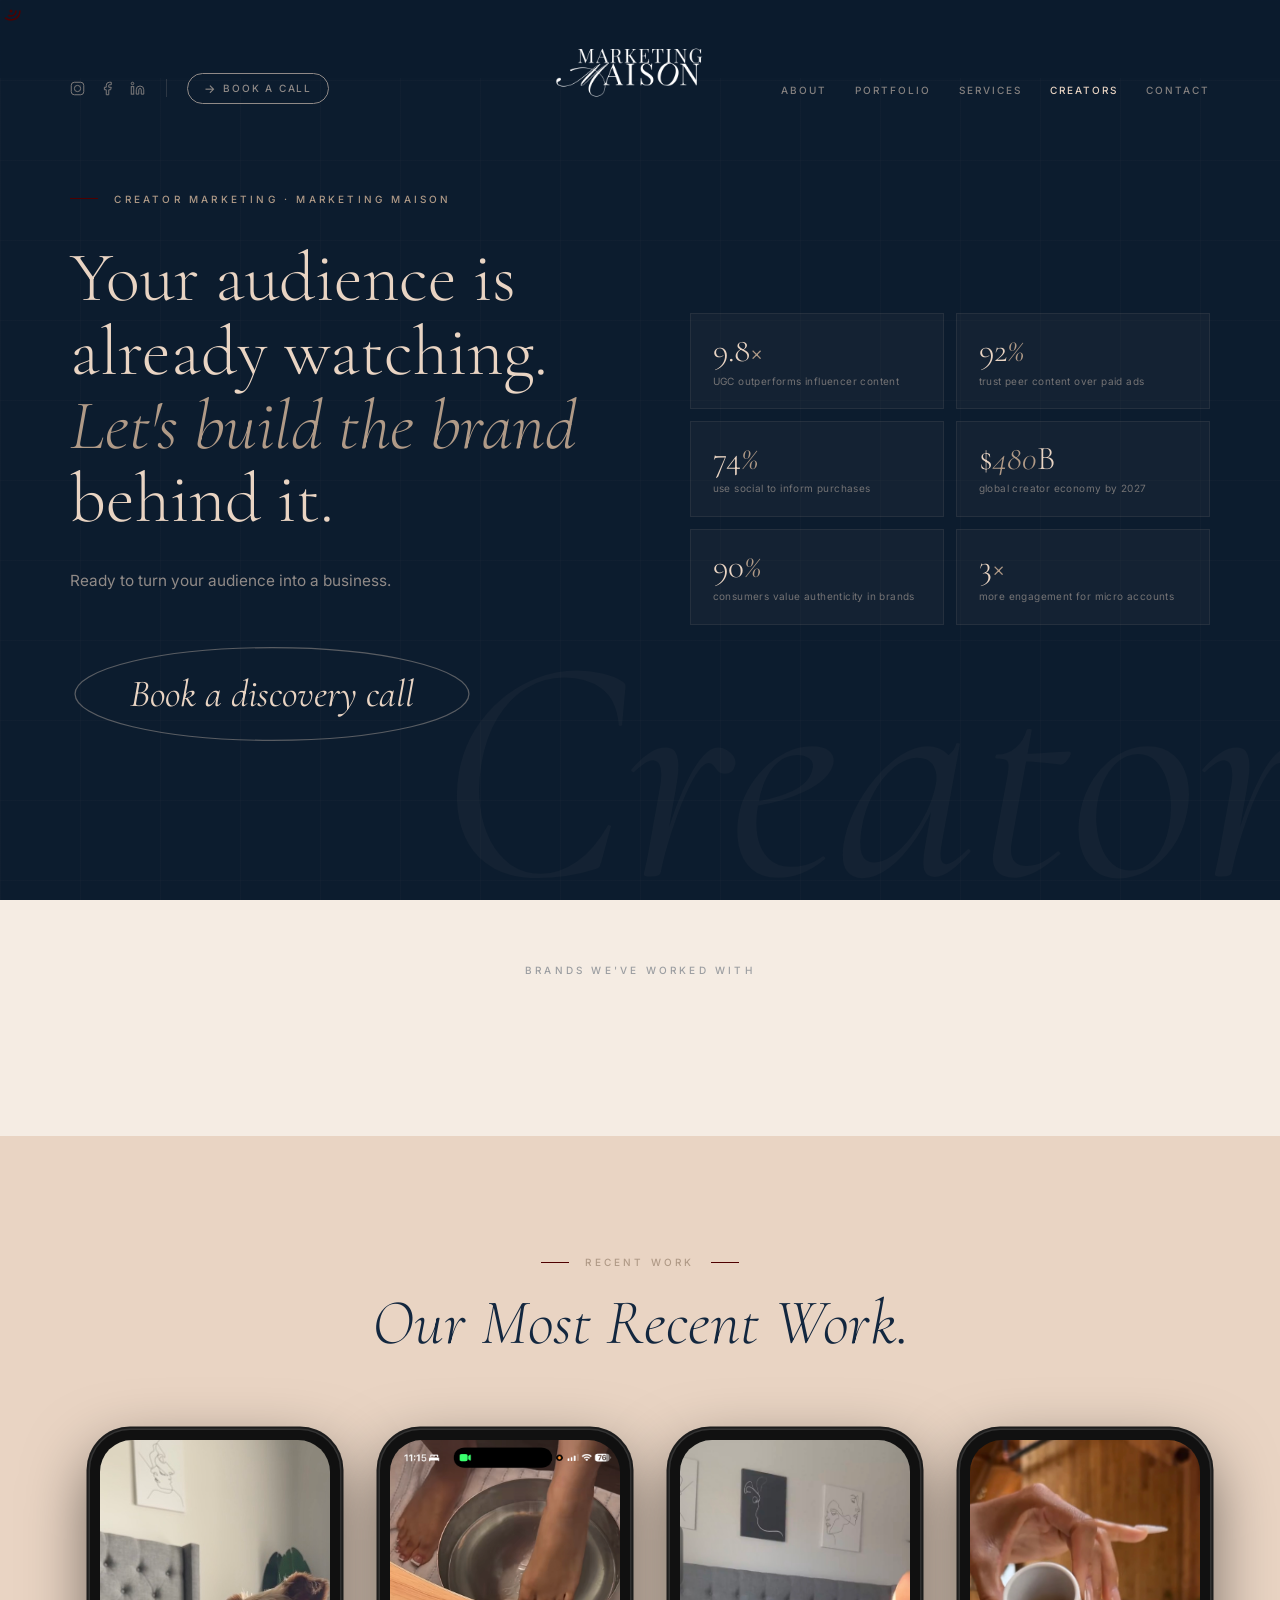
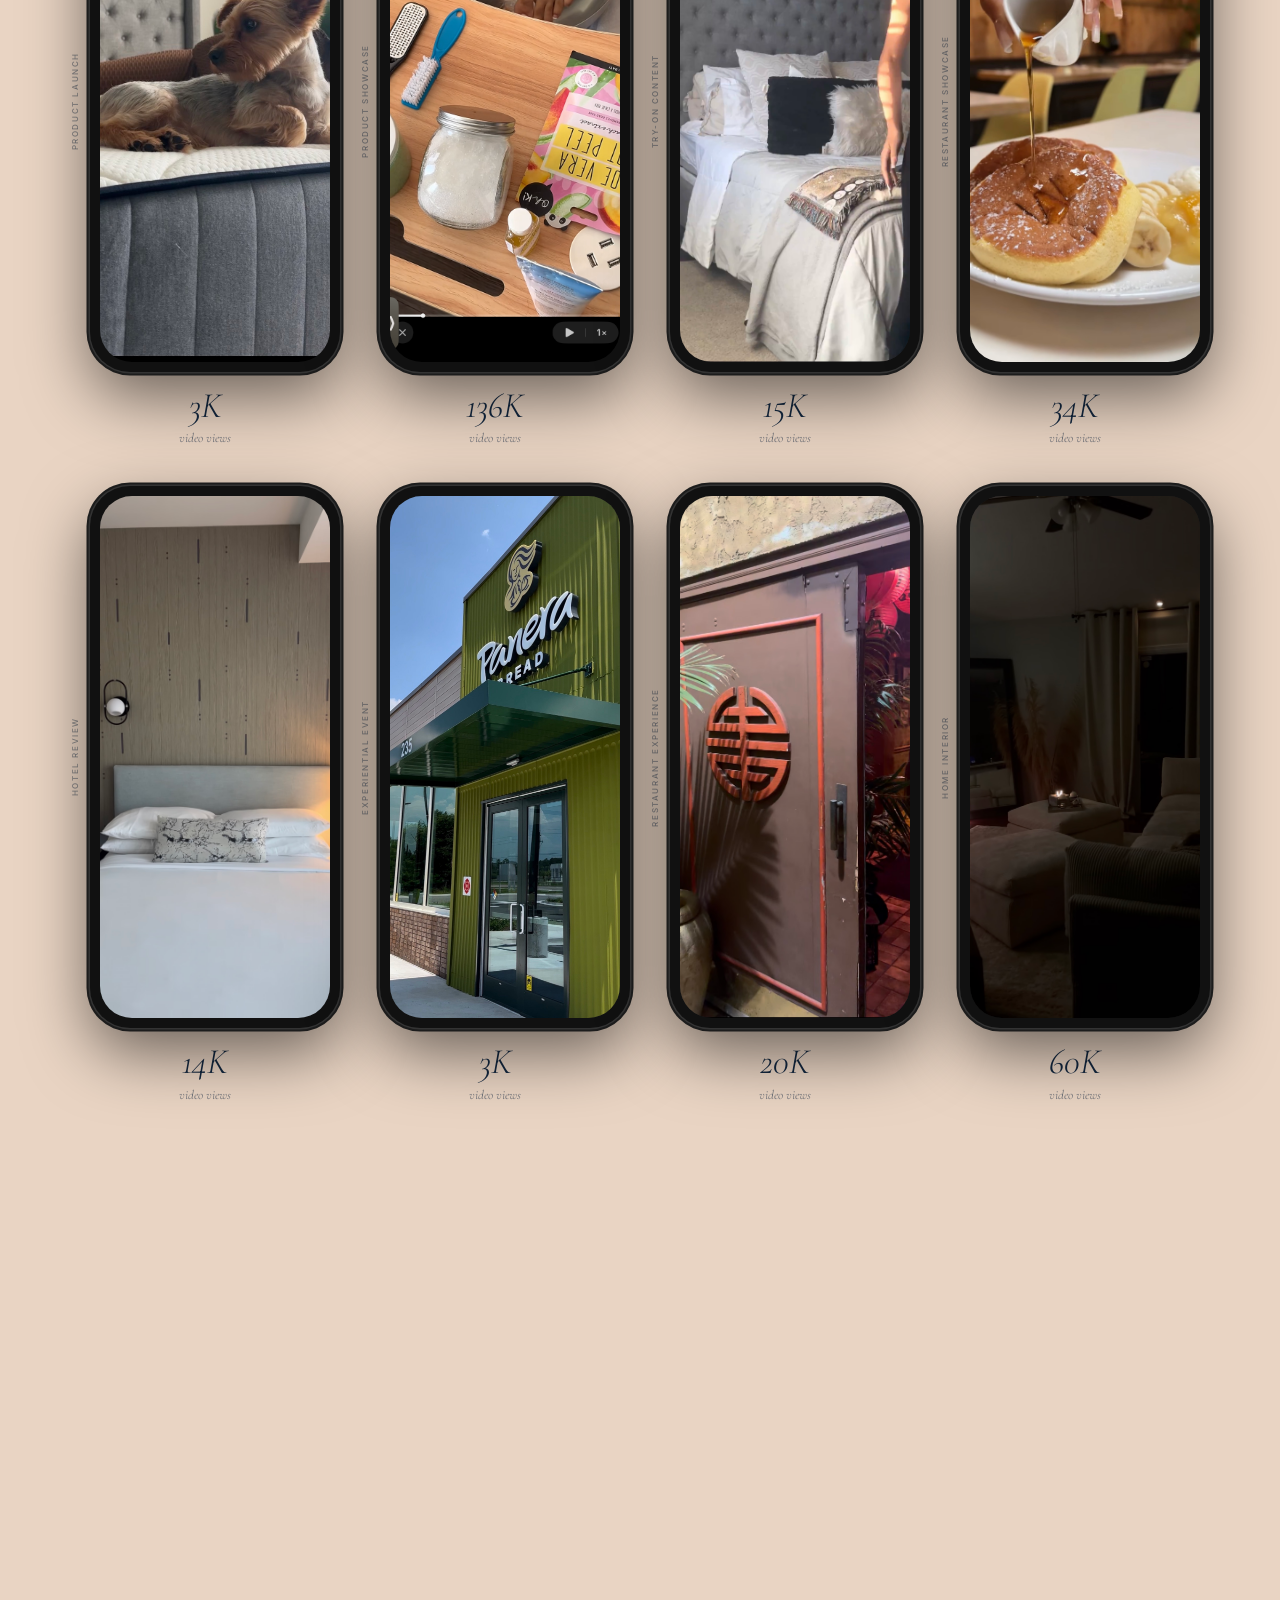
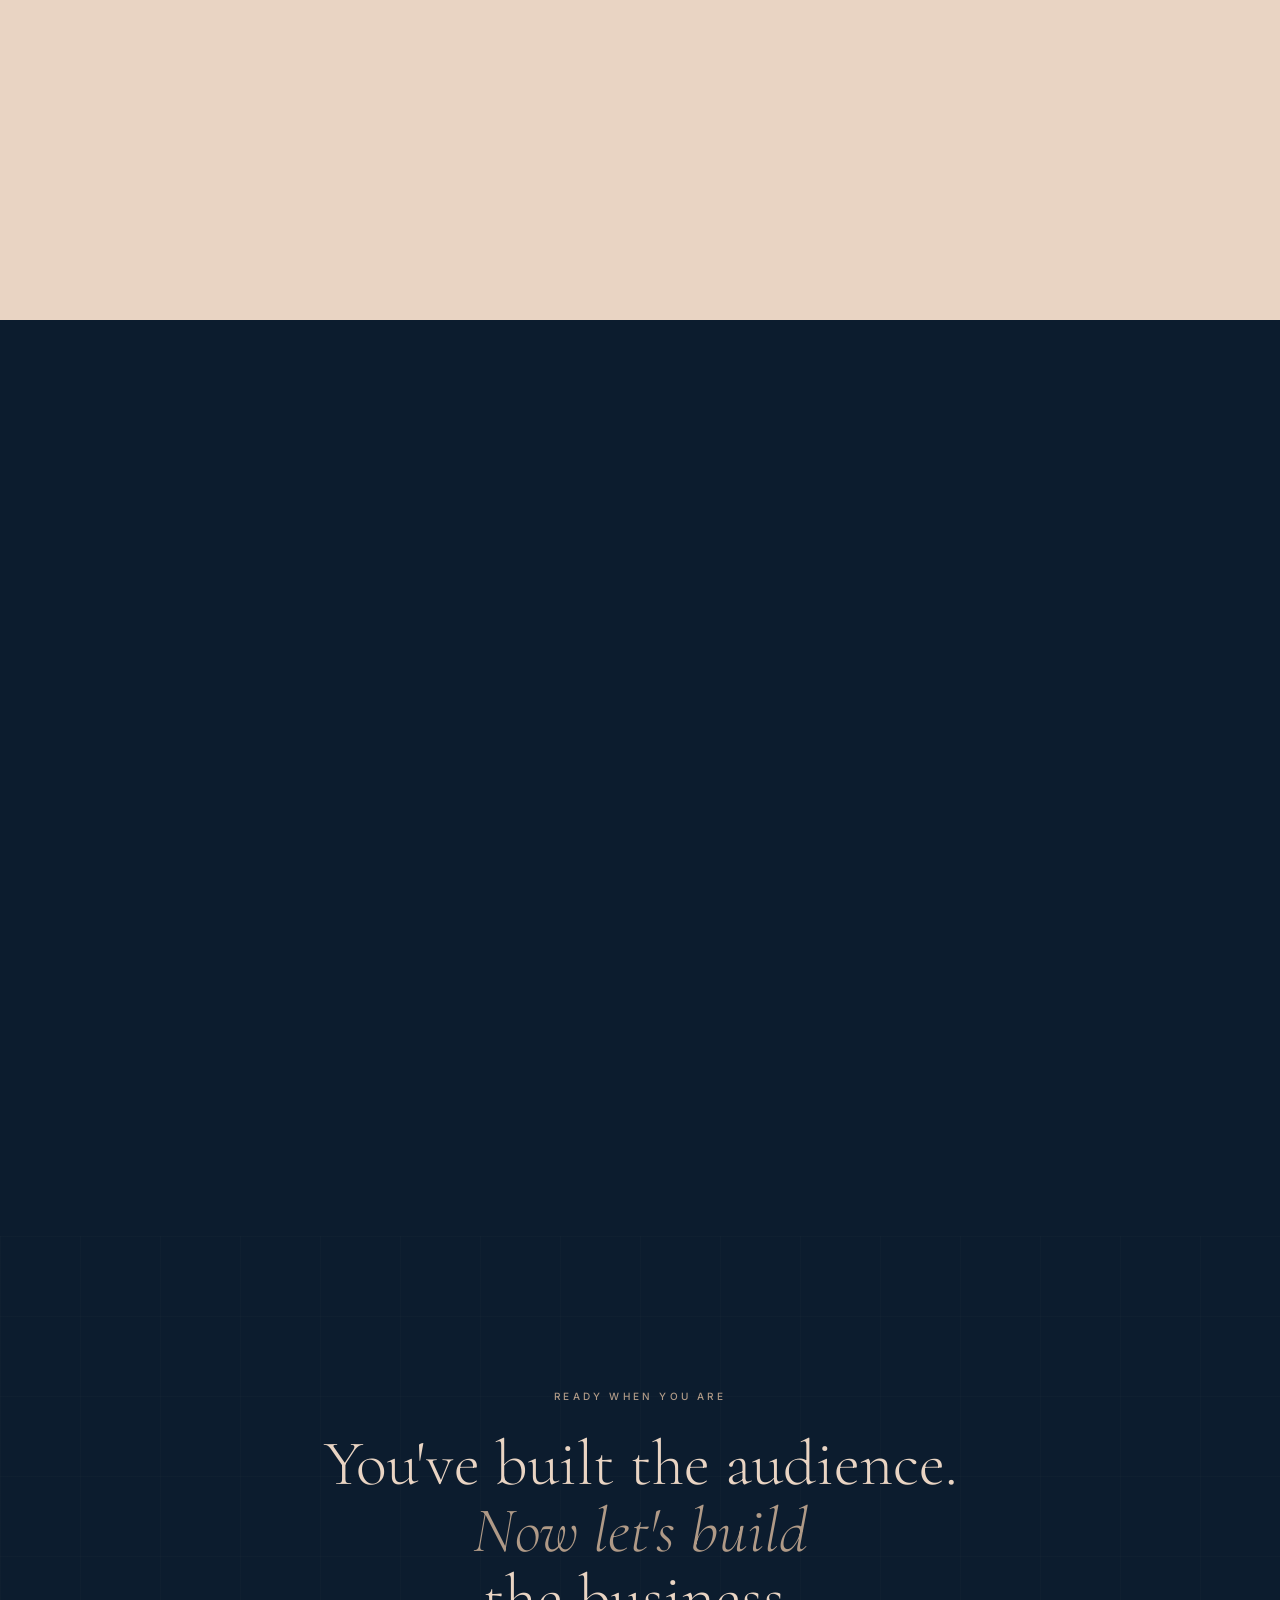
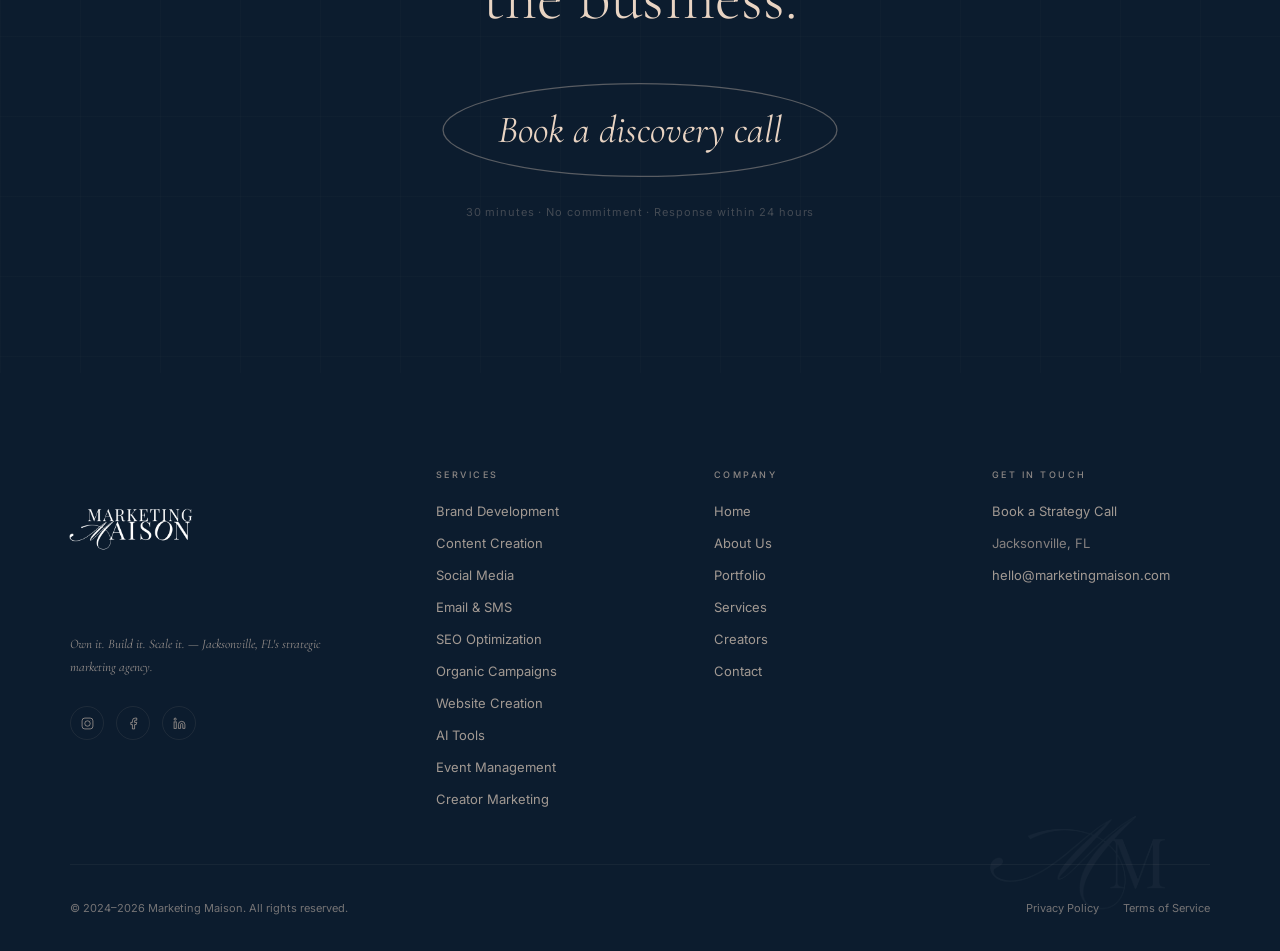
<file: creators.html>
<!DOCTYPE html>
<html lang="en">
<head>
  <meta charset="UTF-8" />
  <meta name="viewport" content="width=device-width, initial-scale=1.0" />
  <title>Creator Marketing | Marketing Maison &mdash; Jacksonville FL</title>
  <meta name="description" content="Built for creators ready to turn their audience into a business. Personal brand identity, media kits, brand partnership strategy, and creator growth roadmaps &mdash; from Marketing Maison." />
  <link rel="canonical" href="https://www.themarketingmaison.co/creators.html" />
  <meta property="og:type" content="website" />
  <meta property="og:url" content="https://www.themarketingmaison.co/creators.html" />
  <meta property="og:title" content="Creator Marketing | Marketing Maison" />
  <meta property="og:description" content="Your audience is already watching. Let's build the brand behind it." />

  <link rel="stylesheet" href="css/styles.css" />

  <style>

    /* -- Creator Hero -- */
    .cr-hero {
      background: var(--black);
      color: var(--cream);
      min-height: 100svh;
      display: flex;
      align-items: center;
      padding: calc(var(--nav-h) + 80px) var(--pad-x) clamp(80px, 10vw, 120px);
      position: relative;
      overflow: hidden;
    }
    .cr-hero::before {
      content: '';
      position: absolute; inset: 0;
      background-image:
        linear-gradient(rgba(233,212,195,0.018) 1px, transparent 1px),
        linear-gradient(90deg, rgba(233,212,195,0.018) 1px, transparent 1px);
      background-size: 80px 80px;
      pointer-events: none;
    }
    .cr-hero-deco {
      position: absolute;
      font-family: var(--font-edit);
      font-style: italic;
      font-size: clamp(180px, 25vw, 360px);
      color: rgba(233,212,195,0.03);
      line-height: 1;
      right: -2vw;
      bottom: -0.1em;
      user-select: none;
      pointer-events: none;
    }
    .cr-hero-inner {
      max-width: var(--max-w);
      margin: 0 auto;
      width: 100%;
      position: relative;
      z-index: 1;
      display: grid;
      grid-template-columns: 1fr 520px;
      gap: 0 72px;
      align-items: center;
    }
    .cr-hero-eyebrow {
      font-size: 10px;
      font-weight: 500;
      letter-spacing: 0.32em;
      text-transform: uppercase;
      color: var(--stone);
      display: flex;
      align-items: center;
      gap: 16px;
      margin-bottom: 36px;
    }
    .cr-hero-eyebrow::before {
      content: '';
      width: 28px; height: 1px;
      background: var(--wine);
      flex-shrink: 0;
    }
    .cr-hero h1 {
      font-family: var(--font-edit);
      font-size: clamp(40px, 5.5vw, 88px);
      font-weight: 300;
      line-height: 1.05;
      color: var(--cream);
      margin-bottom: 32px;
    }
    .cr-hero h1 em {
      font-style: italic;
      color: var(--stone);
    }
    .cr-hero-sub {
      font-size: clamp(14px, 1.2vw, 17px);
      color: rgba(233,212,195,0.6);
      line-height: 1.75;
      max-width: 500px;
      margin-bottom: 48px;
    }
    .cr-hero-aside {
      display: grid;
      grid-template-columns: 1fr 1fr;
      gap: 12px;
    }
    .cr-stat-card {
      border: 1px solid rgba(233,212,195,0.08);
      padding: 20px 22px;
      background: rgba(233,212,195,0.03);
    }
    .cr-stat-num {
      font-family: var(--font-edit);
      font-size: clamp(26px, 2.6vw, 40px);
      font-weight: 300;
      color: var(--cream);
      line-height: 1;
      margin-bottom: 6px;
    }
    .cr-stat-num em { font-style: italic; color: var(--stone); }
    .cr-stat-label {
      font-size: 10px;
      font-weight: 400;
      letter-spacing: 0.04em;
      color: rgba(233,212,195,0.45);
      line-height: 1.45;
    }

    /* -- Recent Work -- */
    .cr-work {
      background: var(--cream);
      padding: clamp(80px, 10vw, 120px) var(--pad-x);
    }
    .cr-work-inner {
      max-width: var(--max-w);
      margin: 0 auto;
    }
    .cr-work-eyebrow {
      font-size: 10px;
      font-weight: 500;
      letter-spacing: 0.32em;
      text-transform: uppercase;
      color: var(--stone);
      display: flex;
      align-items: center;
      justify-content: center;
      gap: 16px;
      margin-bottom: 20px;
    }
    .cr-work-eyebrow::before,
    .cr-work-eyebrow::after {
      content: '';
      width: 28px; height: 1px;
      background: var(--wine);
    }
    .cr-work-heading {
      font-family: var(--font-edit);
      font-style: italic;
      font-size: clamp(36px, 5vw, 72px);
      font-weight: 300;
      color: var(--charcoal);
      line-height: 1.1;
      text-align: center;
      margin-bottom: clamp(48px, 6vw, 72px);
    }
    .cr-phones-grid {
      display: grid;
      grid-template-columns: repeat(4, 1fr);
      gap: 40px 20px;
    }
    .cr-phone-item {
      display: flex;
      flex-direction: column;
      align-items: center;
    }
    .cr-phone-wrap {
      display: flex;
      align-items: stretch;
      gap: 10px;
      width: 100%;
      margin-bottom: 16px;
    }
    .cr-phone-cat-label {
      writing-mode: vertical-rl;
      text-orientation: mixed;
      transform: rotate(180deg);
      font-size: 8px;
      font-weight: 500;
      letter-spacing: 0.2em;
      text-transform: uppercase;
      color: rgba(19,39,63,0.45);
      white-space: nowrap;
      align-self: center;
      flex-shrink: 0;
    }
    .cr-phone-frame {
      flex: 1;
      background: #111;
      border-radius: 40px;
      padding: 10px;
      box-shadow:
        0 0 0 1.5px rgba(255,255,255,0.1),
        0 0 0 3.5px #1c1c1c,
        0 24px 64px rgba(0,0,0,0.55);
      aspect-ratio: 9/19.5;
      position: relative;
    }
    .cr-phone-screen {
      background: #1e1e1e;
      border-radius: 32px;
      overflow: hidden;
      height: 100%;
      position: relative;
      display: flex;
      align-items: center;
      justify-content: center;
    }
    .cr-phone-screen video,
    .cr-phone-screen img {
      width: 100%;
      height: 100%;
      object-fit: cover;
      display: block;
    }
    .cr-phone-meta {
      text-align: center;
      width: 100%;
    }
    .cr-phone-views-num {
      font-family: var(--font-edit);
      font-style: italic;
      font-size: clamp(24px, 2.8vw, 40px);
      font-weight: 300;
      color: var(--charcoal);
      line-height: 1;
      display: block;
      margin-bottom: 3px;
    }
    .cr-phone-views-label {
      font-family: var(--font-edit);
      font-style: italic;
      font-size: 13px;
      color: rgba(19,39,63,0.55);
    }

    /* -- Who This Is For (removed &mdash; kept for compat) -- */
    .cr-for { display: none; }

    .cr-section-eyebrow {
      font-size: 10px;
      font-weight: 500;
      letter-spacing: 0.32em;
      text-transform: uppercase;
      color: var(--stone);
      display: flex;
      align-items: center;
      gap: 16px;
      margin-bottom: 24px;
    }
    .cr-section-eyebrow::before {
      content: '';
      width: 28px; height: 1px;
      background: var(--wine);
      flex-shrink: 0;
    }
    .cr-for-head {
      font-family: var(--font-edit);
      font-size: clamp(28px, 3.5vw, 52px);
      font-weight: 300;
      color: var(--charcoal);
      line-height: 1.15;
      max-width: 600px;
      margin-bottom: clamp(48px, 6vw, 72px);
    }
    .cr-for-head em { font-style: italic; color: var(--stone); }
    .cr-types-grid {
      display: grid;
      grid-template-columns: repeat(3, 1fr);
      gap: 2px;
    }
    .cr-type-card {
      background: var(--charcoal);
      padding: 40px 36px;
      color: var(--cream);
      position: relative;
      overflow: hidden;
    }
    .cr-type-card::after {
      content: '';
      position: absolute;
      bottom: 0; left: 0; right: 0;
      height: 2px;
      background: var(--wine);
      transform: scaleX(0);
      transform-origin: left;
      transition: transform 0.4s var(--ease);
    }
    .cr-type-card:hover::after { transform: scaleX(1); }
    .cr-type-icon {
      width: 32px; height: 32px;
      margin-bottom: 24px;
      color: var(--stone);
      stroke-width: 1.5;
    }
    .cr-type-name {
      font-family: var(--font-edit);
      font-size: clamp(20px, 1.8vw, 28px);
      font-weight: 300;
      color: var(--cream);
      margin-bottom: 12px;
      line-height: 1.2;
    }
    .cr-type-desc {
      font-size: 13px;
      color: rgba(233,212,195,0.5);
      line-height: 1.65;
    }
    .cr-type-num {
      position: absolute;
      top: 20px; right: 24px;
      font-family: var(--font-edit);
      font-style: italic;
      font-size: 72px;
      color: rgba(233,212,195,0.04);
      line-height: 1;
      user-select: none;
    }

    /* -- Why Creator Branding -- */
    .cr-why {
      background: var(--black);
      padding: clamp(80px, 10vw, 128px) var(--pad-x);
    }
    .cr-why-inner {
      max-width: var(--max-w);
      margin: 0 auto;
    }
    .cr-why-top {
      display: grid;
      grid-template-columns: 1fr 1fr;
      gap: 80px;
      align-items: end;
      margin-bottom: clamp(56px, 7vw, 88px);
    }
    .cr-why-head {
      font-family: var(--font-edit);
      font-size: clamp(28px, 3.5vw, 52px);
      font-weight: 300;
      color: var(--cream);
      line-height: 1.15;
    }
    .cr-why-head em { font-style: italic; color: var(--stone); }
    .cr-why-body {
      font-size: clamp(14px, 1.1vw, 16px);
      color: rgba(233,212,195,0.55);
      line-height: 1.8;
      padding-top: 8px;
    }
    .cr-stats-grid {
      display: grid;
      grid-template-columns: repeat(4, 1fr);
      gap: 2px;
    }
    .cr-stat-block {
      background: var(--charcoal);
      padding: 40px 32px;
      position: relative;
    }
    .cr-stat-block-num {
      font-family: var(--font-edit);
      font-size: clamp(40px, 4.5vw, 64px);
      font-weight: 300;
      color: var(--cream);
      line-height: 1;
      margin-bottom: 12px;
    }
    .cr-stat-block-num em { font-style: italic; color: var(--stone); }
    .cr-stat-block-text {
      font-size: 12px;
      color: rgba(233,212,195,0.45);
      line-height: 1.6;
    }
    .cr-stat-block-source {
      font-size: 9px;
      color: rgba(233,212,195,0.2);
      letter-spacing: 0.08em;
      margin-top: 16px;
    }

    /* -- Niche Categories -- */
    .cr-niches {
      background: var(--charcoal);
      padding: clamp(48px, 6vw, 72px) var(--pad-x);
      overflow: hidden;
    }
    .cr-niches-inner {
      max-width: var(--max-w);
      margin: 0 auto;
    }
    .cr-niches-label {
      font-size: 10px;
      font-weight: 500;
      letter-spacing: 0.32em;
      text-transform: uppercase;
      color: var(--stone);
      margin-bottom: 28px;
    }
    .cr-niche-list {
      display: flex;
      flex-wrap: wrap;
      gap: 10px;
    }
    .cr-niche-pill {
      font-family: var(--font-edit);
      font-style: italic;
      font-size: clamp(16px, 1.6vw, 22px);
      color: rgba(233,212,195,0.5);
      padding: 8px 20px;
      border: 1px solid rgba(233,212,195,0.1);
      transition: color 0.25s, border-color 0.25s;
      cursor: default;
    }
    .cr-niche-pill:hover {
      color: var(--cream);
      border-color: rgba(233,212,195,0.3);
    }

    /* -- What You Get -- */
    .cr-deliverables {
      background: var(--cream);
      padding: clamp(80px, 10vw, 128px) var(--pad-x);
    }
    .cr-deliverables-inner {
      max-width: var(--max-w);
      margin: 0 auto;
      display: grid;
      grid-template-columns: 1fr 1fr;
      gap: 80px;
      align-items: start;
    }
    .cr-del-left-col {}
    .cr-del-head-italic {
      font-family: var(--font-edit);
      font-style: italic;
      font-size: clamp(44px, 6vw, 88px);
      font-weight: 300;
      color: var(--charcoal);
      line-height: 1.0;
      margin-bottom: 0;
      display: flex;
      align-items: center;
      gap: 24px;
    }
    .cr-del-head-italic::after {
      content: '';
      flex: 1;
      height: 1px;
      background: rgba(19,39,63,0.2);
      min-width: 32px;
    }
    .cr-del-body-text {
      font-size: clamp(14px, 1.1vw, 16px);
      color: rgba(19,39,63,0.6);
      line-height: 1.8;
      margin: 28px 0 20px;
    }
    .cr-del-sub-label {
      font-size: 13px;
      color: rgba(19,39,63,0.4);
      font-family: var(--font-edit);
      font-style: italic;
      margin-bottom: 36px;
    }
    .cr-del-cta-btn {
      display: inline-block;
      border: 1.5px solid var(--charcoal);
      padding: 15px 32px;
      font-size: 10px;
      font-weight: 600;
      letter-spacing: 0.22em;
      text-transform: uppercase;
      color: var(--charcoal);
      text-decoration: none;
      transition: background 0.25s, color 0.25s;
    }
    .cr-del-cta-btn:hover { background: var(--charcoal); color: var(--cream); }
    .cr-del-right-col {}
    .cr-del-list {
      list-style: none;
      padding: 0;
      margin: 0;
      border-top: 1px solid rgba(19,39,63,0.12);
    }
    .cr-del-list-item {
      border-bottom: 1px solid rgba(19,39,63,0.12);
      padding: 20px 0;
      display: grid;
      grid-template-columns: 44px 1fr;
      align-items: center;
      transition: padding-left 0.2s;
    }
    .cr-del-list-item:hover { padding-left: 8px; }
    .cr-del-num {
      font-size: 10px;
      color: rgba(19,39,63,0.28);
      letter-spacing: 0.1em;
      font-weight: 500;
    }
    .cr-del-item-name {
      font-size: 11px;
      font-weight: 600;
      letter-spacing: 0.22em;
      text-transform: uppercase;
      color: var(--charcoal);
    }

    /* -- Packages -- */
    .cr-packages {
      background: var(--black);
      padding: clamp(80px, 10vw, 128px) var(--pad-x);
    }
    .cr-packages-inner {
      max-width: var(--max-w);
      margin: 0 auto;
    }
    .cr-pkg-head {
      font-family: var(--font-edit);
      font-size: clamp(28px, 3.5vw, 52px);
      font-weight: 300;
      color: var(--cream);
      line-height: 1.15;
      margin-bottom: clamp(48px, 6vw, 72px);
      max-width: 560px;
    }
    .cr-pkg-head em { font-style: italic; color: var(--stone); }
    .cr-pkg-grid {
      display: grid;
      grid-template-columns: repeat(3, 1fr);
      gap: 2px;
    }
    .cr-pkg-card {
      background: var(--charcoal);
      padding: 48px 36px;
      display: flex;
      flex-direction: column;
      position: relative;
    }
    .cr-pkg-card.featured {
      background: var(--wine);
    }
    .cr-pkg-tag {
      font-size: 9px;
      font-weight: 500;
      letter-spacing: 0.24em;
      text-transform: uppercase;
      color: var(--stone);
      margin-bottom: 20px;
    }
    .cr-pkg-card.featured .cr-pkg-tag { color: rgba(233,212,195,0.6); }
    .cr-pkg-name {
      font-family: var(--font-edit);
      font-size: clamp(24px, 2.2vw, 36px);
      font-weight: 300;
      color: var(--cream);
      line-height: 1.1;
      margin-bottom: 8px;
    }
    .cr-pkg-tagline {
      font-family: var(--font-edit);
      font-style: italic;
      font-size: 14px;
      color: rgba(233,212,195,0.45);
      margin-bottom: 36px;
      line-height: 1.5;
    }
    .cr-pkg-card.featured .cr-pkg-tagline { color: rgba(233,212,195,0.6); }
    .cr-pkg-divider {
      height: 1px;
      background: rgba(233,212,195,0.08);
      margin-bottom: 28px;
    }
    .cr-pkg-card.featured .cr-pkg-divider { background: rgba(233,212,195,0.15); }
    .cr-pkg-items {
      list-style: none;
      margin: 0 0 auto;
      padding: 0;
      display: flex;
      flex-direction: column;
      gap: 12px;
    }
    .cr-pkg-items li {
      font-size: 13px;
      color: rgba(233,212,195,0.6);
      line-height: 1.5;
      padding-left: 16px;
      position: relative;
    }
    .cr-pkg-items li::before {
      content: '';
      position: absolute;
      left: 0; top: 8px;
      width: 4px; height: 1px;
      background: var(--stone);
    }
    .cr-pkg-card.featured .cr-pkg-items li { color: rgba(233,212,195,0.75); }
    .cr-pkg-cta {
      margin-top: 40px;
      font-size: 10px;
      font-weight: 500;
      letter-spacing: 0.2em;
      text-transform: uppercase;
      color: var(--stone);
      display: inline-flex;
      align-items: center;
      gap: 10px;
      transition: color 0.2s;
      text-decoration: none;
    }
    .cr-pkg-cta::after { content: '\2192'; }
    .cr-pkg-cta:hover { color: var(--cream); }
    .cr-pkg-card.featured .cr-pkg-cta { color: var(--cream); opacity: 0.8; }
    .cr-pkg-card.featured .cr-pkg-cta:hover { opacity: 1; }

    /* -- Process -- */
    .cr-process {
      background: var(--cream);
      padding: clamp(80px, 10vw, 128px) var(--pad-x);
    }
    .cr-process-inner {
      max-width: var(--max-w);
      margin: 0 auto;
    }
    .cr-process-head {
      font-family: var(--font-edit);
      font-size: clamp(28px, 3.5vw, 52px);
      font-weight: 300;
      color: var(--charcoal);
      line-height: 1.15;
      max-width: 480px;
      margin-bottom: clamp(56px, 7vw, 80px);
    }
    .cr-process-head em { font-style: italic; color: var(--stone); }
    .cr-steps {
      display: grid;
      grid-template-columns: repeat(4, 1fr);
      gap: 2px;
    }
    .cr-step {
      background: var(--charcoal);
      padding: 48px 32px;
      position: relative;
      overflow: hidden;
    }
    .cr-step-num {
      font-family: var(--font-edit);
      font-style: italic;
      font-size: 88px;
      color: rgba(233,212,195,0.06);
      line-height: 1;
      position: absolute;
      bottom: 12px; right: 16px;
      user-select: none;
    }
    .cr-step-label {
      font-size: 9px;
      font-weight: 500;
      letter-spacing: 0.22em;
      text-transform: uppercase;
      color: var(--wine);
      margin-bottom: 20px;
    }
    .cr-step-name {
      font-family: var(--font-edit);
      font-size: clamp(22px, 2vw, 30px);
      font-weight: 300;
      color: var(--cream);
      line-height: 1.2;
      margin-bottom: 14px;
    }
    .cr-step-desc {
      font-size: 13px;
      color: rgba(233,212,195,0.45);
      line-height: 1.7;
    }

    /* -- CTA -- */
    .cr-cta {
      background: var(--black);
      padding: clamp(96px, 12vw, 160px) var(--pad-x);
      text-align: center;
      position: relative;
      overflow: hidden;
    }
    .cr-cta::before {
      content: '';
      position: absolute; inset: 0;
      background-image:
        linear-gradient(rgba(233,212,195,0.015) 1px, transparent 1px),
        linear-gradient(90deg, rgba(233,212,195,0.015) 1px, transparent 1px);
      background-size: 80px 80px;
      pointer-events: none;
    }
    .cr-cta-inner {
      max-width: 720px;
      margin: 0 auto;
      position: relative;
      z-index: 1;
    }
    .cr-cta-eyebrow {
      font-size: 10px;
      font-weight: 500;
      letter-spacing: 0.32em;
      text-transform: uppercase;
      color: var(--stone);
      margin-bottom: 28px;
    }
    .cr-cta-head {
      font-family: var(--font-edit);
      font-size: clamp(36px, 5vw, 80px);
      font-weight: 300;
      color: var(--cream);
      line-height: 1.05;
      margin-bottom: 48px;
    }
    .cr-cta-head em { font-style: italic; color: var(--stone); }
    .cr-cta-fine {
      margin-top: 24px;
      font-size: 11px;
      color: rgba(233,212,195,0.25);
      letter-spacing: 0.08em;
    }

    /* -- Brands We've Worked With -- */
    .cr-brands {
      background: #f5ece3;
      padding: clamp(48px, 6vw, 64px) var(--pad-x);
    }
    .cr-brands-inner {
      max-width: var(--max-w);
      margin: 0 auto;
    }
    .cr-brands-label {
      font-size: 10px;
      font-weight: 500;
      letter-spacing: 0.32em;
      text-transform: uppercase;
      color: rgba(19,39,63,0.4);
      text-align: center;
      margin-bottom: 36px;
    }
    .cr-brands-grid {
      display: flex;
      flex-wrap: wrap;
      justify-content: center;
      align-items: center;
      gap: 28px 48px;
      min-height: 60px;
    }
    .cr-brand-tile {
      display: flex;
      align-items: center;
      justify-content: center;
    }
    .cr-brand-tile img {
      max-height: 44px;
      max-width: 140px;
      width: auto;
      object-fit: contain;
      opacity: 0.55;
      transition: opacity 0.25s;
      mix-blend-mode: multiply;
    }
    .cr-brand-tile img:hover { opacity: 0.85; }

    /* -- Responsive -- */
    @media (max-width: 1100px) {
      .cr-hero-inner { grid-template-columns: 1fr; gap: 56px; }
      .cr-hero-aside { grid-template-columns: repeat(3, 1fr); }
      .cr-why-top { grid-template-columns: 1fr; gap: 32px; }
      .cr-stats-grid { grid-template-columns: repeat(2, 1fr); }
      .cr-deliverables-inner { grid-template-columns: 1fr; gap: 48px; }
      .cr-pkg-grid { grid-template-columns: 1fr; gap: 8px; }
      .cr-phones-grid { grid-template-columns: repeat(2, 1fr); gap: 32px 20px; }
    }
    @media (max-width: 800px) {
      .cr-stats-grid { grid-template-columns: repeat(2, 1fr); }
      .cr-hero-aside { grid-template-columns: repeat(2, 1fr); }
    }
    @media (max-width: 600px) {
      .cr-hero-aside { grid-template-columns: 1fr 1fr; }
      .cr-stats-grid { grid-template-columns: 1fr; }
      .cr-phones-grid { grid-template-columns: 1fr; max-width: 280px; margin: 0 auto; }
      .cr-del-head-italic { font-size: clamp(36px, 10vw, 60px); }
    }
  </style>
</head>
<body>

  <a href="#main-content" class="skip-link">Skip to main content</a>

  <!-- -- Navigation -- -->
  <nav class="mm-nav" role="navigation" aria-label="Main navigation">
    <div class="nav-left">
      <div class="nav-socials" aria-label="Social media links">
        <a href="https://instagram.com/marketingmaison" aria-label="Instagram" rel="noopener noreferrer" target="_blank">
          <svg viewBox="0 0 24 24" fill="none" stroke="currentColor" stroke-width="1.5" aria-hidden="true"><rect x="2" y="2" width="20" height="20" rx="5"/><circle cx="12" cy="12" r="5"/><circle cx="17.5" cy="6.5" r=".5" fill="currentColor" stroke="none"/></svg>
        </a>
        <a href="https://facebook.com/marketingmaison" aria-label="Facebook" rel="noopener noreferrer" target="_blank">
          <svg viewBox="0 0 24 24" fill="none" stroke="currentColor" stroke-width="1.5" aria-hidden="true"><path d="M18 2h-3a5 5 0 0 0-5 5v3H7v4h3v8h4v-8h3l1-4h-4V7a1 1 0 0 1 1-1h3z"/></svg>
        </a>
        <a href="https://linkedin.com/company/marketingmaison" aria-label="LinkedIn" rel="noopener noreferrer" target="_blank">
          <svg viewBox="0 0 24 24" fill="none" stroke="currentColor" stroke-width="1.5" aria-hidden="true"><path d="M16 8a6 6 0 0 1 6 6v7h-4v-7a2 2 0 0 0-2-2 2 2 0 0 0-2 2v7h-4v-7a6 6 0 0 1 6-6z"/><rect x="2" y="9" width="4" height="12"/><circle cx="4" cy="4" r="2"/></svg>
        </a>
      </div>
      <span class="nav-sep" aria-hidden="true"></span>
      <a href="contact.html" class="nav-book" aria-label="Book a call with Marketing Maison">Book a Call</a>
    </div>

    <div class="nav-wordmark">
      <a href="index.html" aria-label="Marketing Maison homepage">
        <img src="assets/logos/mm-white-primary-logo.png" alt="Marketing Maison" class="nav-logo" width="190" height="190" loading="eager" />
      </a>
    </div>

    <div class="nav-right">
      <ul class="nav-links" role="list">
        <li><a href="about.html">About</a></li>
        <li><a href="portfolio.html">Portfolio</a></li>
        <li><a href="services.html">Services</a></li>
        <li><a href="creators.html" aria-current="page">Creators</a></li>
        <li><a href="contact.html">Contact</a></li>
      </ul>
      <button class="nav-toggle" aria-label="Open navigation menu" aria-expanded="false" aria-controls="nav-overlay">
        <span></span><span></span><span></span>
      </button>
    </div>
  </nav>

  <div class="nav-overlay" id="nav-overlay" role="dialog" aria-modal="true" aria-label="Navigation menu">
    <img src="assets/logos/mm-white-primary-logo.png" alt="" class="nav-overlay-logo" aria-hidden="true" />
    <a href="about.html">About</a>
    <a href="portfolio.html">Portfolio</a>
    <a href="services.html">Services</a>
    <a href="creators.html" aria-current="page">Creators</a>
    <a href="contact.html">Contact</a>
    <a href="contact.html">Book a Call</a>
  </div>

  <main id="main-content">

    <!-- -- HERO -- -->
    <section class="cr-hero" aria-labelledby="cr-hero-heading">
      <span class="cr-hero-deco" aria-hidden="true">Creator</span>
      <div class="cr-hero-inner">
        <div data-fade>
          <p class="cr-hero-eyebrow">Creator Marketing &middot; Marketing Maison</p>
          <h1 id="cr-hero-heading">
            Your audience is<br />
            already watching.<br />
            <em>Let's build the brand</em><br />
            behind it.
          </h1>
          <p class="cr-hero-sub">Ready to turn your audience into a business.</p>
          <a href="contact.html" class="oval-btn oval-btn-lg" aria-label="Book a discovery call">
            <svg class="oval-border" viewBox="0 0 320 88" preserveAspectRatio="none" aria-hidden="true">
              <ellipse cx="160" cy="44" rx="156" ry="40"/>
            </svg>
            <span class="oval-btn-text">Book a discovery call</span>
          </a>
        </div>

        <div class="cr-hero-aside" data-fade>
          <div class="cr-stat-card">
            <div class="cr-stat-num">9.8<em>&times;</em></div>
            <div class="cr-stat-label">UGC outperforms influencer content</div>
          </div>
          <div class="cr-stat-card">
            <div class="cr-stat-num">92<em>%</em></div>
            <div class="cr-stat-label">trust peer content over paid ads</div>
          </div>
          <div class="cr-stat-card">
            <div class="cr-stat-num">74<em>%</em></div>
            <div class="cr-stat-label">use social to inform purchases</div>
          </div>
          <div class="cr-stat-card">
            <div class="cr-stat-num">$<em>480</em>B</div>
            <div class="cr-stat-label">global creator economy by 2027</div>
          </div>
          <div class="cr-stat-card">
            <div class="cr-stat-num">90<em>%</em></div>
            <div class="cr-stat-label">consumers value authenticity in brands</div>
          </div>
          <div class="cr-stat-card">
            <div class="cr-stat-num">3<em>&times;</em></div>
            <div class="cr-stat-label">more engagement for micro accounts</div>
          </div>
        </div>
      </div>
    </section>

    <!-- -- BRANDS WE'VE WORKED WITH -- -->
    <section class="cr-brands" aria-label="Brands we've worked with">
      <div class="cr-brands-inner">
        <p class="cr-brands-label" data-fade>Brands We've Worked With</p>
        <div class="cr-brands-grid" id="cr-brands-grid" aria-live="polite"></div>
      </div>
    </section>

    <!-- -- RECENT WORK -- -->
    <section class="cr-work" aria-labelledby="cr-work-heading">
      <div class="cr-work-inner">
        <p class="cr-work-eyebrow" data-fade>Recent Work</p>
        <h2 class="cr-work-heading" id="cr-work-heading" data-fade>Our Most Recent Work.</h2>

        <div class="cr-phones-grid" data-fade>

          <div class="cr-phone-item">
            <div class="cr-phone-wrap">
              <span class="cr-phone-cat-label">Product Launch</span>
              <div class="cr-phone-frame">
                <div class="cr-phone-screen">
                  <img src="assets/product_launch.jpg" alt="Product launch content" loading="lazy" />
                </div>
              </div>
            </div>
            <div class="cr-phone-meta">
              <span class="cr-phone-views-num">3K</span>
              <span class="cr-phone-views-label">video views</span>
            </div>
          </div>

          <div class="cr-phone-item">
            <div class="cr-phone-wrap">
              <span class="cr-phone-cat-label">Product Showcase</span>
              <div class="cr-phone-frame">
                <div class="cr-phone-screen">
                  <img src="assets/product_showcase.PNG" alt="Product showcase content" loading="lazy" />
                </div>
              </div>
            </div>
            <div class="cr-phone-meta">
              <span class="cr-phone-views-num">136K</span>
              <span class="cr-phone-views-label">video views</span>
            </div>
          </div>

          <div class="cr-phone-item">
            <div class="cr-phone-wrap">
              <span class="cr-phone-cat-label">Try-On Content</span>
              <div class="cr-phone-frame">
                <div class="cr-phone-screen">
                  <img src="assets/try_on_content.jpg" alt="Try-on content" loading="lazy" style="object-position: 20% center;" />
                </div>
              </div>
            </div>
            <div class="cr-phone-meta">
              <span class="cr-phone-views-num">15K</span>
              <span class="cr-phone-views-label">video views</span>
            </div>
          </div>

          <div class="cr-phone-item">
            <div class="cr-phone-wrap">
              <span class="cr-phone-cat-label">Restaurant Showcase</span>
              <div class="cr-phone-frame">
                <div class="cr-phone-screen">
                  <img src="assets/restaraunt_showcase.jpg" alt="Restaurant showcase content" loading="lazy" />
                </div>
              </div>
            </div>
            <div class="cr-phone-meta">
              <span class="cr-phone-views-num">34K</span>
              <span class="cr-phone-views-label">video views</span>
            </div>
          </div>

          <div class="cr-phone-item">
            <div class="cr-phone-wrap">
              <span class="cr-phone-cat-label">Hotel Review</span>
              <div class="cr-phone-frame">
                <div class="cr-phone-screen">
                  <img src="assets/hotel_review.jpg" alt="Hotel review content" loading="lazy" />
                </div>
              </div>
            </div>
            <div class="cr-phone-meta">
              <span class="cr-phone-views-num">14K</span>
              <span class="cr-phone-views-label">video views</span>
            </div>
          </div>

          <div class="cr-phone-item">
            <div class="cr-phone-wrap">
              <span class="cr-phone-cat-label">Experiential Event</span>
              <div class="cr-phone-frame">
                <div class="cr-phone-screen">
                  <img src="assets/experiential_event.jpg" alt="Experiential event content" loading="lazy" />
                </div>
              </div>
            </div>
            <div class="cr-phone-meta">
              <span class="cr-phone-views-num">3K</span>
              <span class="cr-phone-views-label">video views</span>
            </div>
          </div>

          <div class="cr-phone-item">
            <div class="cr-phone-wrap">
              <span class="cr-phone-cat-label">Restaurant Experience</span>
              <div class="cr-phone-frame">
                <div class="cr-phone-screen">
                  <img src="assets/restaraunt_experience.jpg" alt="Restaurant experience content" loading="lazy" />
                </div>
              </div>
            </div>
            <div class="cr-phone-meta">
              <span class="cr-phone-views-num">20K</span>
              <span class="cr-phone-views-label">video views</span>
            </div>
          </div>

          <div class="cr-phone-item">
            <div class="cr-phone-wrap">
              <span class="cr-phone-cat-label">Home Interior</span>
              <div class="cr-phone-frame">
                <div class="cr-phone-screen">
                  <img src="assets/home_interior_showcase.jpg" alt="Home interior showcase content" loading="lazy" />
                </div>
              </div>
            </div>
            <div class="cr-phone-meta">
              <span class="cr-phone-views-num">60K</span>
              <span class="cr-phone-views-label">video views</span>
            </div>
          </div>

        </div>
      </div>
    </section>

    <!-- -- WHAT YOU GET -- -->
    <section class="cr-deliverables" aria-labelledby="cr-del-heading">
      <div class="cr-deliverables-inner">

        <div class="cr-del-left-col" data-fade>
          <h2 class="cr-del-head-italic" id="cr-del-heading">What we do.</h2>
          <p class="cr-del-body-text">At the heart of every creator is a story. It sets you apart, builds trust with your audience, and makes brands eager to work with you. Our team of marketing strategists and designers can help you tell that story in a way that makes an impact.</p>
          <p class="cr-del-body-text">We're here to help you build the brand presence that turns your audience into a business.</p>
          <p class="cr-del-sub-label">Our most popular creator services</p>
          <a href="contact.html" class="cr-del-cta-btn" aria-label="Book a free discovery call">Book a Free Discovery Call</a>
        </div>

        <div class="cr-del-right-col" data-fade>
          <ul class="cr-del-list" role="list">
            <li class="cr-del-list-item">
              <span class="cr-del-num">01</span>
              <span class="cr-del-item-name">Personal Brand Identity System</span>
            </li>
            <li class="cr-del-list-item">
              <span class="cr-del-num">02</span>
              <span class="cr-del-item-name">Niche Positioning + Content Pillars</span>
            </li>
            <li class="cr-del-list-item">
              <span class="cr-del-num">03</span>
              <span class="cr-del-item-name">Social Media Strategy + Profile Audit</span>
            </li>
            <li class="cr-del-list-item">
              <span class="cr-del-num">04</span>
              <span class="cr-del-item-name">Brand Partnership Pitch Deck</span>
            </li>
            <li class="cr-del-list-item">
              <span class="cr-del-num">05</span>
              <span class="cr-del-item-name">Media Kit Design</span>
            </li>
            <li class="cr-del-list-item">
              <span class="cr-del-num">06</span>
              <span class="cr-del-item-name">Brand Partnership Outreach Strategy</span>
            </li>
            <li class="cr-del-list-item">
              <span class="cr-del-num">07</span>
              <span class="cr-del-item-name">Rate Card + Negotiation Guidance</span>
            </li>
            <li class="cr-del-list-item">
              <span class="cr-del-num">08</span>
              <span class="cr-del-item-name">Creator Growth Roadmap</span>
            </li>
          </ul>
        </div>

      </div>
    </section>

    <!-- -- PACKAGES -- -->
    <section class="cr-packages" aria-labelledby="cr-pkg-heading">
      <div class="cr-packages-inner">
        <p class="cr-section-eyebrow" data-fade style="color: var(--stone);">Creator Packages</p>
        <h2 class="cr-pkg-head" data-fade id="cr-pkg-heading">
          Choose where you're<br /><em>starting from.</em>
        </h2>

        <div class="cr-pkg-grid" data-fade>

          <div class="cr-pkg-card">
            <p class="cr-pkg-tag">Foundation</p>
            <h3 class="cr-pkg-name">The Launch</h3>
            <p class="cr-pkg-tagline">For the creator building their brand from scratch.</p>
            <div class="cr-pkg-divider"></div>
            <ul class="cr-pkg-items">
              <li>Personal brand identity system</li>
              <li>Niche positioning + content pillars</li>
              <li>Social media strategy + profile audit</li>
              <li>Media kit design</li>
              <li>Rate card guidance</li>
            </ul>
            <a href="contact.html" class="cr-pkg-cta">Start here</a>
          </div>

          <div class="cr-pkg-card featured">
            <p class="cr-pkg-tag">Most Popular</p>
            <h3 class="cr-pkg-name">The Pitch</h3>
            <p class="cr-pkg-tagline">For the creator ready to land brand partnerships.</p>
            <div class="cr-pkg-divider"></div>
            <ul class="cr-pkg-items">
              <li>Everything in The Launch</li>
              <li>Brand partnership pitch deck</li>
              <li>Outreach strategy</li>
              <li>Rate card + negotiation guidance</li>
              <li>90-day creator growth roadmap</li>
            </ul>
            <a href="contact.html" class="cr-pkg-cta">Book a call</a>
          </div>

          <div class="cr-pkg-card">
            <p class="cr-pkg-tag">Full Build</p>
            <h3 class="cr-pkg-name">The Brand</h3>
            <p class="cr-pkg-tagline">For the creator building a long-term business.</p>
            <div class="cr-pkg-divider"></div>
            <ul class="cr-pkg-items">
              <li>All eight deliverables</li>
              <li>Ongoing strategic support</li>
              <li>Content strategy sessions</li>
              <li>Partnership negotiation support</li>
              <li>Priority access + direct line</li>
            </ul>
            <a href="contact.html" class="cr-pkg-cta">Let's talk</a>
          </div>

        </div>
      </div>
    </section>

    <!-- -- CTA -- -->
    <section class="cr-cta" aria-labelledby="cr-cta-heading">
      <div class="cr-cta-inner" data-fade>
        <p class="cr-cta-eyebrow">Ready When You Are</p>
        <h2 class="cr-cta-head" id="cr-cta-heading">
          You've built the audience.<br />
          <em>Now let's build</em><br />
          the business.
        </h2>
        <a href="contact.html" class="oval-btn oval-btn-lg" aria-label="Book a creator discovery call">
          <svg class="oval-border" viewBox="0 0 320 88" preserveAspectRatio="none" aria-hidden="true">
            <ellipse cx="160" cy="44" rx="156" ry="40"/>
          </svg>
          <span class="oval-btn-text">Book a discovery call</span>
        </a>
        <p class="cr-cta-fine">30 minutes &middot; No commitment &middot; Response within 24 hours</p>
      </div>
    </section>

  </main>

  <!-- -- Footer -- -->
  <footer class="mm-footer" role="contentinfo">
    <div class="footer-inner">
      <div class="footer-top">
        <div class="footer-brand">
          <div class="footer-wordmark">
            <img src="assets/logos/mm-white-primary-logo.png" alt="Marketing Maison" width="120" height="120" loading="lazy" />
          </div>
          <p>Own it. Build it. Scale it. &mdash; Jacksonville, FL's strategic marketing agency.</p>
          <div class="footer-socials" aria-label="Follow Marketing Maison">
            <a href="https://instagram.com/marketingmaison" aria-label="Instagram" rel="noopener noreferrer" target="_blank">
              <svg viewBox="0 0 24 24" fill="none" stroke="currentColor" stroke-width="1.5" aria-hidden="true"><rect x="2" y="2" width="20" height="20" rx="5"/><circle cx="12" cy="12" r="5"/><circle cx="17.5" cy="6.5" r=".5" fill="currentColor" stroke="none"/></svg>
            </a>
            <a href="https://facebook.com/marketingmaison" aria-label="Facebook" rel="noopener noreferrer" target="_blank">
              <svg viewBox="0 0 24 24" fill="none" stroke="currentColor" stroke-width="1.5" aria-hidden="true"><path d="M18 2h-3a5 5 0 0 0-5 5v3H7v4h3v8h4v-8h3l1-4h-4V7a1 1 0 0 1 1-1h3z"/></svg>
            </a>
            <a href="https://linkedin.com/company/marketingmaison" aria-label="LinkedIn" rel="noopener noreferrer" target="_blank">
              <svg viewBox="0 0 24 24" fill="none" stroke="currentColor" stroke-width="1.5" aria-hidden="true"><path d="M16 8a6 6 0 0 1 6 6v7h-4v-7a2 2 0 0 0-2-2 2 2 0 0 0-2 2v7h-4v-7a6 6 0 0 1 6-6z"/><rect x="2" y="9" width="4" height="12"/><circle cx="4" cy="4" r="2"/></svg>
            </a>
          </div>
        </div>

        <div class="footer-col">
          <h4>Services</h4>
          <ul role="list">
            <li><a href="services.html#biz-dev">Brand Development</a></li>
            <li><a href="services.html#content">Content Creation</a></li>
            <li><a href="services.html#social">Social Media</a></li>
            <li><a href="services.html#email-sms">Email &amp; SMS</a></li>
            <li><a href="services.html#seo">SEO Optimization</a></li>
            <li><a href="services.html#organic-campaigns">Organic Campaigns</a></li>
            <li><a href="services.html#website">Website Creation</a></li>
            <li><a href="services.html#ai-tools">AI Tools</a></li>
            <li><a href="services.html#events">Event Management</a></li>
            <li><a href="services.html#creator-marketing">Creator Marketing</a></li>
          </ul>
        </div>

        <div class="footer-col">
          <h4>Company</h4>
          <ul role="list">
            <li><a href="index.html">Home</a></li>
            <li><a href="about.html">About Us</a></li>
            <li><a href="portfolio.html">Portfolio</a></li>
            <li><a href="services.html">Services</a></li>
            <li><a href="creators.html" aria-current="page">Creators</a></li>
            <li><a href="contact.html">Contact</a></li>
          </ul>
        </div>

        <div class="footer-col">
          <h4>Get in Touch</h4>
          <ul role="list">
            <li><a href="contact.html">Book a Strategy Call</a></li>
            <li><span>Jacksonville, FL</span></li>
            <li><a href="mailto:hello@marketingmaison.com">hello@marketingmaison.com</a></li>
          </ul>
        </div>
      </div>

      <div class="footer-bottom">
        <p class="footer-copy">&copy; 2024&ndash;2026 Marketing Maison. All rights reserved.</p>
        <nav class="footer-legal" aria-label="Legal links">
          <a href="privacy.html">Privacy Policy</a>
          <a href="terms.html">Terms of Service</a>
        </nav>
      </div>
    </div>
  </footer>

  <script src="js/main.js"></script>
  <script>
    (function() {
      var BRANCH = 'claude/kind-gates-TJRhO';
      var REPO = 'franchescabethel-fb/marketing-maison-site';
      var FOLDER = 'assets/Creator_Brands';
      var grid = document.getElementById('cr-brands-grid');
      if (!grid) return;

      function stripExt(name) {
        // Only strip known image extensions; preserve names like "Alibaba.com"
        return name.replace(/\.(png|jpe?g|gif|webp|svg|avif)$/i, '');
      }

      function addTile(file) {
        var tile = document.createElement('div');
        tile.className = 'cr-brand-tile';
        var img = document.createElement('img');
        // Use download_url directly &mdash; already has the correct branch encoded
        img.src = file.download_url;
        img.alt = stripExt(file.name).replace(/[-_]/g, ' ');
        img.loading = 'lazy';
        img.onerror = function() { tile.style.display = 'none'; };
        tile.appendChild(img);
        grid.appendChild(tile);
      }

      fetch('https://api.github.com/repos/' + REPO + '/contents/' + FOLDER + '?ref=' + BRANCH)
        .then(function(r) { return r.json(); })
        .then(function(files) {
          if (!Array.isArray(files)) return;
          // Accept all files &mdash; onerror hides anything that won't render as an image
          files
            .filter(function(f) { return f.type === 'file'; })
            .forEach(function(f) { addTile(f); });
        })
        .catch(function() {});
    })();
  </script>
</body>
</html>
</file>
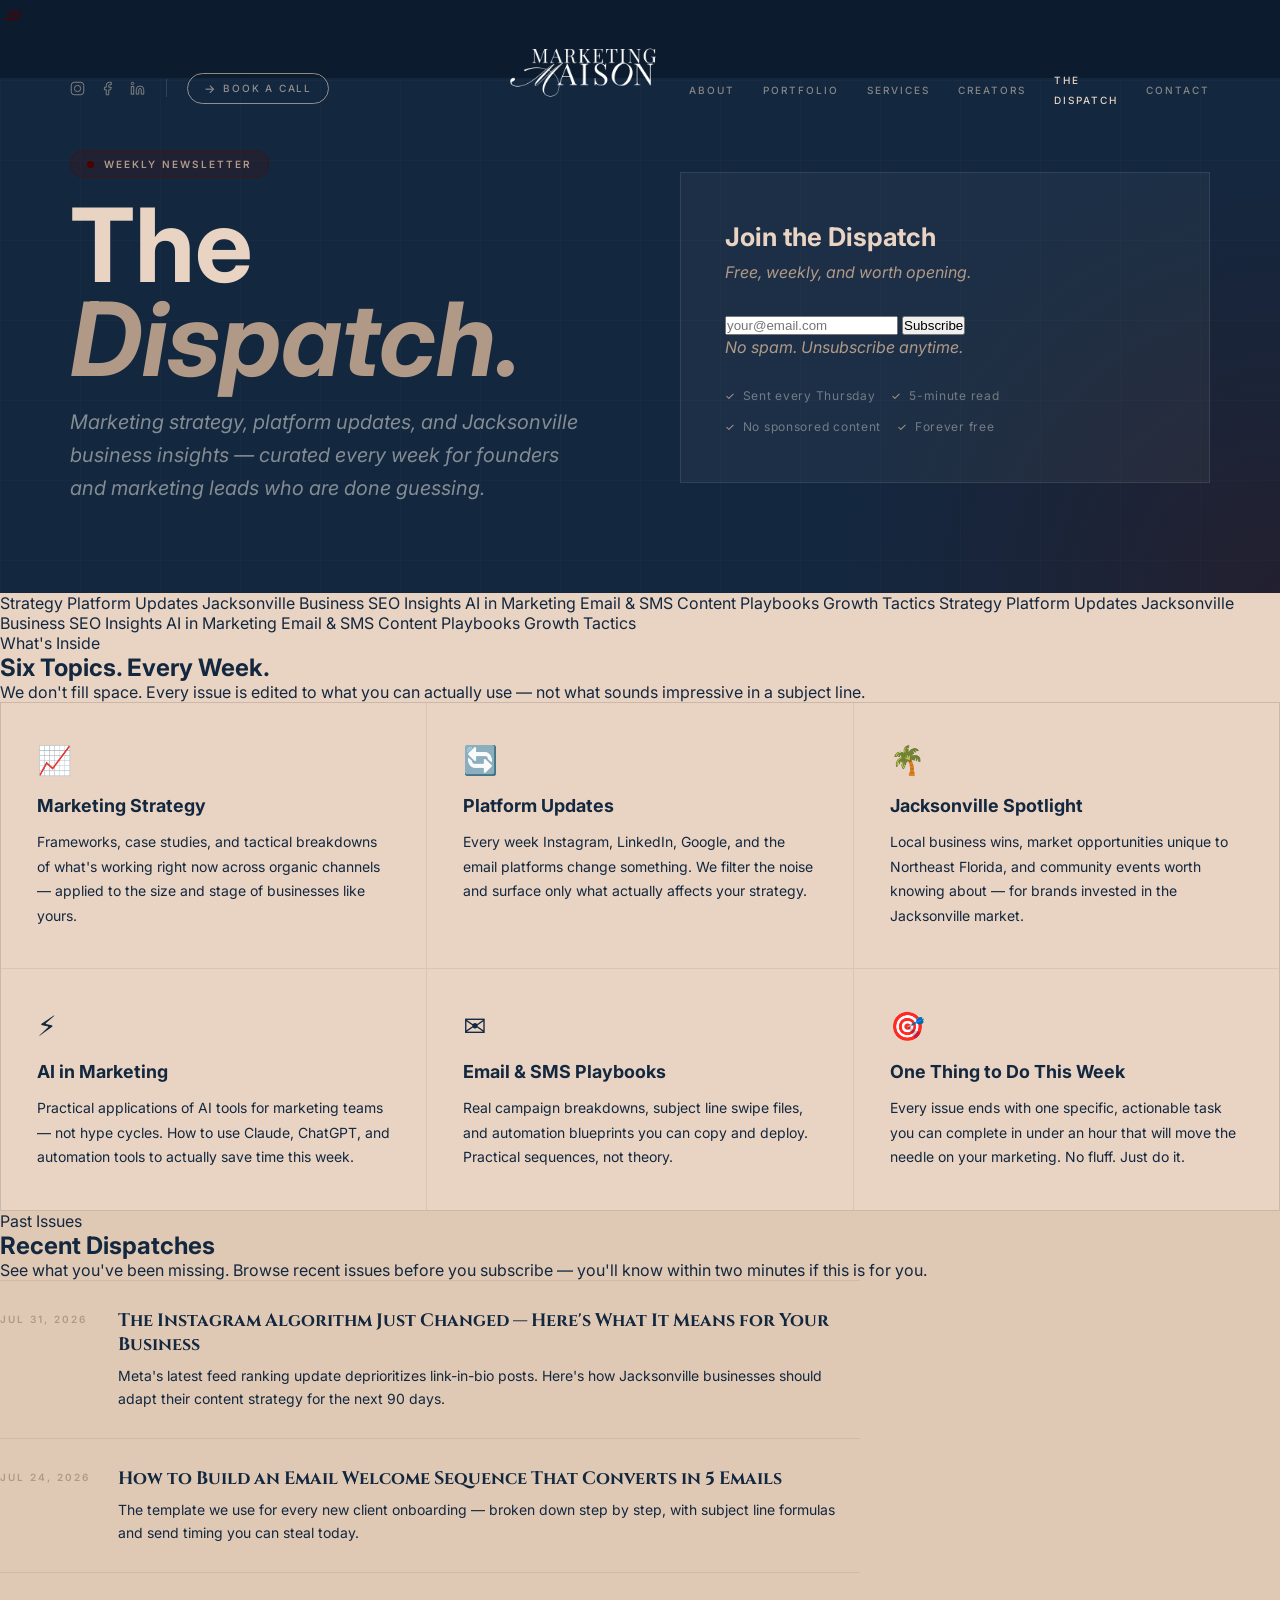
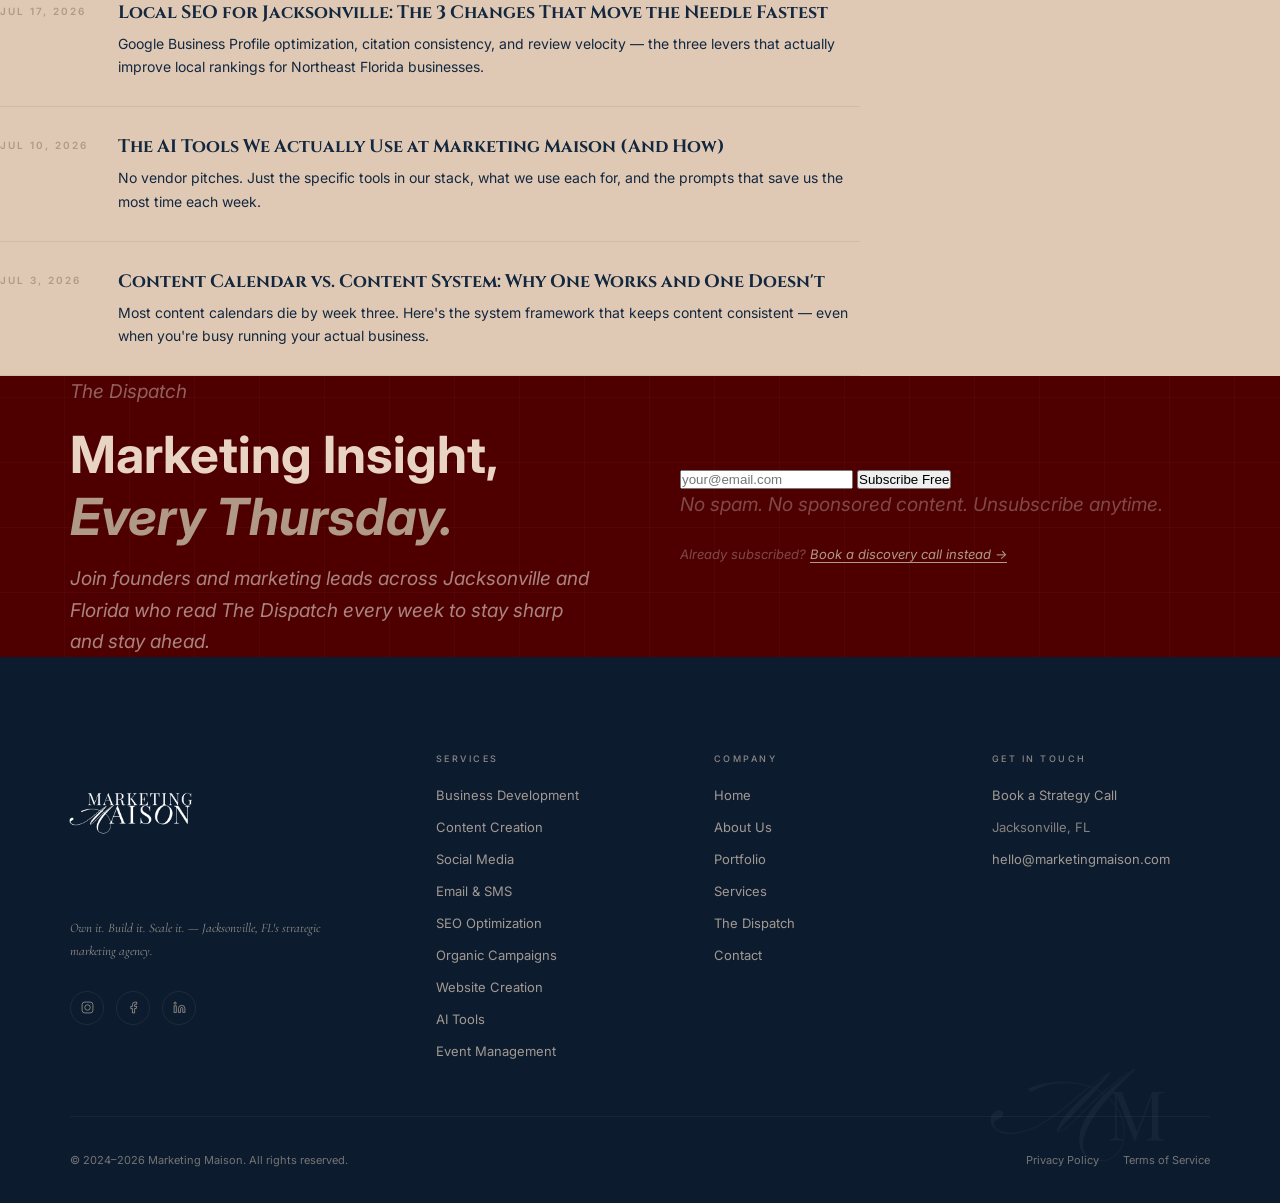
<file: dispatch.html>
<!DOCTYPE html>
<html lang="en">
<head>
  <meta charset="UTF-8" />
  <meta name="viewport" content="width=device-width, initial-scale=1.0" />
  <title>The Dispatch | Marketing Maison Weekly Newsletter — Jacksonville FL</title>
  <meta name="description" content="The Dispatch is Marketing Maison's free weekly newsletter — marketing strategy, Jacksonville business insights, platform updates, and practical growth tips for founders and marketing leads." />
  <meta name="keywords" content="marketing newsletter Jacksonville FL, small business marketing tips, marketing strategy newsletter, Jacksonville business newsletter, Marketing Maison Dispatch" />
  <link rel="canonical" href="https://www.themarketingmaison.co/dispatch.html" />

  <meta property="og:type" content="website" />
  <meta property="og:url" content="https://www.themarketingmaison.co/dispatch.html" />
  <meta property="og:title" content="The Dispatch | Marketing Maison's Free Weekly Newsletter" />
  <meta property="og:description" content="Marketing strategy, platform updates, and Jacksonville business insights. Free. Weekly. Curated for founders and marketing leads who are serious about growth." />

  <link rel="stylesheet" href="css/styles.css" />

  <style>
    /* ── Dispatch Hero ──────────────────────────────────── */
    .dispatch-hero {
      background: var(--charcoal);
      padding: calc(var(--nav-h) + 72px) var(--pad-x) 88px;
      position: relative;
      overflow: hidden;
    }
    .dispatch-hero::before {
      content: '';
      position: absolute;
      inset: 0;
      background-image:
        linear-gradient(rgba(246,241,232,0.02) 1px, transparent 1px),
        linear-gradient(90deg, rgba(246,241,232,0.02) 1px, transparent 1px);
      background-size: 80px 80px;
    }
    /* Wine glow bottom right */
    .dispatch-hero::after {
      content: '';
      position: absolute;
      bottom: 0; right: 0;
      width: clamp(200px, 35vw, 500px);
      height: clamp(200px, 35vw, 500px);
      background: radial-gradient(circle at bottom right, rgba(72,17,12,0.3), transparent 70%);
      pointer-events: none;
    }

    .dispatch-hero-inner {
      position: relative;
      z-index: 1;
      max-width: var(--max-w);
      margin: 0 auto;
      display: grid;
      grid-template-columns: 1fr 1fr;
      gap: 80px;
      align-items: center;
    }

    .dispatch-badge {
      display: inline-flex;
      align-items: center;
      gap: 10px;
      padding: 7px 16px;
      background: rgba(72,17,12,0.25);
      border: 1px solid rgba(72,17,12,0.5);
      border-radius: 20px;
      font-size: 10px;
      font-weight: 600;
      letter-spacing: 0.2em;
      text-transform: uppercase;
      color: var(--stone);
      margin-bottom: 20px;
    }
    .dispatch-badge::before {
      content: '';
      width: 7px; height: 7px;
      background: var(--wine);
      border-radius: 50%;
      animation: pulse 2s ease-in-out infinite;
    }
    @keyframes pulse {
      0%, 100% { opacity: 1; transform: scale(1); }
      50% { opacity: 0.5; transform: scale(0.85); }
    }

    .dispatch-hero h1 {
      font-size: clamp(52px, 8vw, 112px);
      color: var(--cream);
      line-height: 0.92;
      margin-bottom: 20px;
    }
    .dispatch-hero h1 em {
      font-family: var(--font-editorial);
      font-style: italic;
      color: var(--stone);
      display: block;
    }
    .dispatch-hero p {
      font-family: var(--font-editorial);
      font-style: italic;
      font-size: clamp(16px, 1.6vw, 20px);
      color: rgba(246,241,232,0.5);
      line-height: 1.65;
    }

    /* Right side: signup card */
    .dispatch-signup-card {
      background: rgba(246,241,232,0.04);
      border: 1px solid rgba(246,241,232,0.1);
      border-radius: var(--radius-sm);
      padding: 48px 44px;
    }
    .dispatch-signup-card h2 {
      font-size: clamp(20px, 2vw, 26px);
      color: var(--cream);
      margin-bottom: 8px;
    }
    .dispatch-signup-card p {
      font-family: var(--font-editorial);
      font-style: italic;
      font-size: 16px;
      color: var(--stone);
      margin-bottom: 28px;
      line-height: 1.6;
    }
    .dispatch-meta {
      display: flex;
      flex-wrap: wrap;
      gap: 16px;
      margin-top: 20px;
    }
    .dispatch-meta-item {
      display: flex;
      align-items: center;
      gap: 7px;
      font-size: 12px;
      color: rgba(246,241,232,0.4);
      letter-spacing: 0.06em;
    }
    .dispatch-meta-item::before {
      content: '✓';
      color: var(--stone);
      font-size: 11px;
    }

    /* ── What's Inside Section ─────────────────────────── */
    .topics-section {
      background: var(--cream);
      padding: var(--section-y) 0;
    }
    .topics-grid {
      display: grid;
      grid-template-columns: repeat(3, 1fr);
      gap: 1px;
      background: rgba(25,26,30,0.08);
      border: 1px solid rgba(25,26,30,0.08);
      border-radius: var(--radius-sm);
      overflow: hidden;
    }
    .topic-card {
      padding: 40px 36px;
      background: var(--cream);
      display: flex;
      flex-direction: column;
      gap: 14px;
      transition: background var(--transition);
    }
    .topic-card:hover { background: var(--cream-dark); }
    .topic-icon {
      font-size: 28px;
      display: block;
      margin-bottom: 4px;
    }
    .topic-card h3 {
      font-size: clamp(16px, 1.4vw, 19px);
      color: var(--charcoal);
      margin-bottom: 0;
    }
    .topic-card p {
      font-size: 14px;
      color: var(--text-muted);
      line-height: 1.75;
      flex: 1;
    }

    /* ── Sample Issues ─────────────────────────────────── */
    .issues-section {
      background: var(--cream-dark);
      padding: var(--section-y) 0;
    }
    .issues-list {
      display: flex;
      flex-direction: column;
      gap: 0;
      max-width: 860px;
    }
    .issue-item {
      display: flex;
      align-items: flex-start;
      gap: 28px;
      padding: 28px 0;
      border-bottom: 1px solid rgba(25,26,30,0.08);
      transition: opacity var(--transition);
    }
    .issue-item:first-child { border-top: 1px solid rgba(25,26,30,0.08); }
    .issue-item:hover { opacity: 0.8; }
    .issue-date {
      font-size: 10px;
      font-weight: 600;
      letter-spacing: 0.2em;
      text-transform: uppercase;
      color: var(--stone);
      white-space: nowrap;
      padding-top: 4px;
      min-width: 90px;
    }
    .issue-title {
      font-family: var(--font-display);
      font-size: clamp(15px, 1.4vw, 18px);
      color: var(--charcoal);
      margin-bottom: 7px;
    }
    .issue-desc {
      font-size: 14px;
      color: var(--text-muted);
      line-height: 1.65;
    }

    /* ── Bottom Signup ─────────────────────────────────── */
    .dispatch-cta {
      background: var(--wine);
      padding: var(--section-y) 0;
      position: relative;
      overflow: hidden;
    }
    .dispatch-cta::before {
      content: '';
      position: absolute;
      inset: 0;
      background-image:
        repeating-linear-gradient(0deg, transparent, transparent 64px, rgba(246,241,232,0.025) 64px, rgba(246,241,232,0.025) 65px),
        repeating-linear-gradient(90deg, transparent, transparent 64px, rgba(246,241,232,0.025) 64px, rgba(246,241,232,0.025) 65px);
    }
    .dispatch-cta-inner {
      position: relative;
      z-index: 1;
      display: grid;
      grid-template-columns: 1fr 1fr;
      gap: 80px;
      align-items: center;
      max-width: var(--max-w);
      margin: 0 auto;
      padding: 0 var(--pad-x);
    }
    .dispatch-cta h2 {
      font-size: clamp(30px, 4vw, 56px);
      color: var(--cream);
      margin-bottom: 16px;
    }
    .dispatch-cta h2 em {
      font-family: var(--font-editorial);
      font-style: italic;
      color: var(--stone);
    }
    .dispatch-cta p {
      font-family: var(--font-editorial);
      font-style: italic;
      font-size: clamp(16px, 1.5vw, 19px);
      color: rgba(246,241,232,0.55);
      line-height: 1.65;
    }
    .dispatch-cta .form-field {
      border-color: rgba(246,241,232,0.2);
    }
    .dispatch-cta .form-field:focus-within {
      border-color: rgba(246,241,232,0.4);
    }
    .dispatch-cta .form-fine { color: rgba(246,241,232,0.3); }

    @media (max-width: 900px) {
      .dispatch-hero-inner { grid-template-columns: 1fr; gap: 48px; }
      .topics-grid { grid-template-columns: 1fr 1fr; }
      .dispatch-cta-inner { grid-template-columns: 1fr; gap: 44px; }
    }
    @media (max-width: 580px) {
      .topics-grid { grid-template-columns: 1fr; }
      .issue-item { flex-direction: column; gap: 8px; }
      .dispatch-signup-card { padding: 32px 24px; }
    }
  </style>
</head>

<body>
  <a class="skip-link" href="#main">Skip to main content</a>

  <!-- Navigation -->
  <nav class="mm-nav scrolled" role="navigation" aria-label="Main navigation">
    <div class="nav-left">
      <div class="nav-socials" aria-label="Social media links">
        <a href="https://instagram.com/marketingmaison" aria-label="Instagram" rel="noopener noreferrer" target="_blank">
          <svg viewBox="0 0 24 24" fill="none" stroke="currentColor" stroke-width="1.5" aria-hidden="true"><rect x="2" y="2" width="20" height="20" rx="5"/><circle cx="12" cy="12" r="5"/><circle cx="17.5" cy="6.5" r=".5" fill="currentColor" stroke="none"/></svg>
        </a>
        <a href="https://facebook.com/marketingmaison" aria-label="Facebook" rel="noopener noreferrer" target="_blank">
          <svg viewBox="0 0 24 24" fill="none" stroke="currentColor" stroke-width="1.5" aria-hidden="true"><path d="M18 2h-3a5 5 0 0 0-5 5v3H7v4h3v8h4v-8h3l1-4h-4V7a1 1 0 0 1 1-1h3z"/></svg>
        </a>
        <a href="https://linkedin.com/company/marketingmaison" aria-label="LinkedIn" rel="noopener noreferrer" target="_blank">
          <svg viewBox="0 0 24 24" fill="none" stroke="currentColor" stroke-width="1.5" aria-hidden="true"><path d="M16 8a6 6 0 0 1 6 6v7h-4v-7a2 2 0 0 0-2-2 2 2 0 0 0-2 2v7h-4v-7a6 6 0 0 1 6-6z"/><rect x="2" y="9" width="4" height="12"/><circle cx="4" cy="4" r="2"/></svg>
        </a>
      </div>
      <span class="nav-sep" aria-hidden="true"></span>
      <a href="contact.html" class="nav-book" aria-label="Book a call with Marketing Maison">Book a Call</a>
    </div>

    <div class="nav-wordmark">
      <a href="index.html" aria-label="Marketing Maison homepage">
        <img src="assets/logos/mm-white-primary-logo.png" alt="Marketing Maison" class="nav-logo" width="190" height="190" loading="eager" />
      </a>
    </div>

    <div class="nav-right">
      <ul class="nav-links" role="list">
        <li><a href="about.html">About</a></li>
        <li><a href="portfolio.html">Portfolio</a></li>
        <li><a href="services.html">Services</a></li>
        <li><a href="creators.html">Creators</a></li>
        <li><a href="dispatch.html" aria-current="page">The Dispatch</a></li>
        <li><a href="contact.html">Contact</a></li>
      </ul>
      <button class="nav-toggle" aria-label="Open navigation menu" aria-expanded="false" aria-controls="nav-overlay">
        <span></span><span></span><span></span>
      </button>
    </div>
  </nav>

  <div class="nav-overlay" id="nav-overlay" role="dialog" aria-modal="true" aria-label="Navigation menu">
    <img src="assets/logos/mm-white-primary-logo.png" alt="" class="nav-overlay-logo" aria-hidden="true" />
    <a href="about.html">About</a>
    <a href="portfolio.html">Portfolio</a>
    <a href="services.html">Services</a>
    <a href="creators.html">Creators</a>
    <a href="dispatch.html" aria-current="page">The Dispatch</a>
    <a href="contact.html">Contact</a>
    <a href="contact.html">Book a Call</a>
  </div>

  <main id="main">

    <!-- Hero -->
    <section class="dispatch-hero" aria-labelledby="dispatch-heading">
      <div class="dispatch-hero-inner">
        <div data-fade-left>
          <span class="dispatch-badge">Weekly Newsletter</span>
          <h1 id="dispatch-heading">
            The<br/><em>Dispatch.</em>
          </h1>
          <p>
            Marketing strategy, platform updates, and Jacksonville business insights — curated every week for founders and marketing leads who are done guessing.
          </p>
        </div>

        <div class="dispatch-signup-card" data-fade-right>
          <h2>Join the Dispatch</h2>
          <p>Free, weekly, and worth opening.</p>
          <form class="newsletter-form" novalidate aria-label="Subscribe to The Dispatch newsletter">
            <div class="form-field">
              <label for="dispatch-email" class="sr-only">Your email address</label>
              <input
                type="email"
                id="dispatch-email"
                name="email"
                placeholder="your@email.com"
                required
                autocomplete="email"
              />
              <button type="submit" aria-label="Subscribe to newsletter">Subscribe</button>
            </div>
            <p class="form-fine">No spam. Unsubscribe anytime.</p>
          </form>
          <div class="dispatch-meta" aria-label="Newsletter details">
            <span class="dispatch-meta-item">Sent every Thursday</span>
            <span class="dispatch-meta-item">5-minute read</span>
            <span class="dispatch-meta-item">No sponsored content</span>
            <span class="dispatch-meta-item">Forever free</span>
          </div>
        </div>
      </div>
    </section>

    <!-- Marquee -->
    <div class="marquee-section" aria-hidden="true" role="presentation">
      <div class="marquee-track">
        <span class="marquee-item">Strategy</span>
        <span class="marquee-item">Platform Updates</span>
        <span class="marquee-item">Jacksonville Business</span>
        <span class="marquee-item">SEO Insights</span>
        <span class="marquee-item">AI in Marketing</span>
        <span class="marquee-item">Email &amp; SMS</span>
        <span class="marquee-item">Content Playbooks</span>
        <span class="marquee-item">Growth Tactics</span>
        <span class="marquee-item">Strategy</span>
        <span class="marquee-item">Platform Updates</span>
        <span class="marquee-item">Jacksonville Business</span>
        <span class="marquee-item">SEO Insights</span>
        <span class="marquee-item">AI in Marketing</span>
        <span class="marquee-item">Email &amp; SMS</span>
        <span class="marquee-item">Content Playbooks</span>
        <span class="marquee-item">Growth Tactics</span>
      </div>
    </div>

    <!-- What's inside -->
    <section class="topics-section" aria-labelledby="topics-heading">
      <div class="container">
        <div class="section-head centered" data-fade>
          <p class="eyebrow no-rule center">What's Inside</p>
          <h2 id="topics-heading">Six Topics. Every Week.</h2>
          <p class="head-body mt-16" style="color:var(--text-muted)">We don't fill space. Every issue is edited to what you can actually use — not what sounds impressive in a subject line.</p>
        </div>

        <div class="topics-grid stagger" role="list">
          <article class="topic-card" role="listitem" data-fade>
            <span class="topic-icon" aria-hidden="true">📈</span>
            <h3>Marketing Strategy</h3>
            <p>Frameworks, case studies, and tactical breakdowns of what's working right now across organic channels — applied to the size and stage of businesses like yours.</p>
          </article>
          <article class="topic-card" role="listitem" data-fade>
            <span class="topic-icon" aria-hidden="true">🔄</span>
            <h3>Platform Updates</h3>
            <p>Every week Instagram, LinkedIn, Google, and the email platforms change something. We filter the noise and surface only what actually affects your strategy.</p>
          </article>
          <article class="topic-card" role="listitem" data-fade>
            <span class="topic-icon" aria-hidden="true">🌴</span>
            <h3>Jacksonville Spotlight</h3>
            <p>Local business wins, market opportunities unique to Northeast Florida, and community events worth knowing about — for brands invested in the Jacksonville market.</p>
          </article>
          <article class="topic-card" role="listitem" data-fade>
            <span class="topic-icon" aria-hidden="true">⚡</span>
            <h3>AI in Marketing</h3>
            <p>Practical applications of AI tools for marketing teams — not hype cycles. How to use Claude, ChatGPT, and automation tools to actually save time this week.</p>
          </article>
          <article class="topic-card" role="listitem" data-fade>
            <span class="topic-icon" aria-hidden="true">✉️</span>
            <h3>Email &amp; SMS Playbooks</h3>
            <p>Real campaign breakdowns, subject line swipe files, and automation blueprints you can copy and deploy. Practical sequences, not theory.</p>
          </article>
          <article class="topic-card" role="listitem" data-fade>
            <span class="topic-icon" aria-hidden="true">🎯</span>
            <h3>One Thing to Do This Week</h3>
            <p>Every issue ends with one specific, actionable task you can complete in under an hour that will move the needle on your marketing. No fluff. Just do it.</p>
          </article>
        </div>
      </div>
    </section>

    <!-- Sample Issues -->
    <section class="issues-section" aria-labelledby="issues-heading">
      <div class="container">
        <div class="section-head" data-fade>
          <div>
            <p class="eyebrow">Past Issues</p>
            <h2 id="issues-heading">Recent Dispatches</h2>
          </div>
          <div>
            <p class="head-body">See what you've been missing. Browse recent issues before you subscribe — you'll know within two minutes if this is for you.</p>
          </div>
        </div>

        <div class="issues-list" role="list">
          <article class="issue-item" role="listitem" data-fade>
            <span class="issue-date">Jul 31, 2026</span>
            <div>
              <h3 class="issue-title">The Instagram Algorithm Just Changed — Here's What It Means for Your Business</h3>
              <p class="issue-desc">Meta's latest feed ranking update deprioritizes link-in-bio posts. Here's how Jacksonville businesses should adapt their content strategy for the next 90 days.</p>
            </div>
          </article>
          <article class="issue-item" role="listitem" data-fade>
            <span class="issue-date">Jul 24, 2026</span>
            <div>
              <h3 class="issue-title">How to Build an Email Welcome Sequence That Converts in 5 Emails</h3>
              <p class="issue-desc">The template we use for every new client onboarding — broken down step by step, with subject line formulas and send timing you can steal today.</p>
            </div>
          </article>
          <article class="issue-item" role="listitem" data-fade>
            <span class="issue-date">Jul 17, 2026</span>
            <div>
              <h3 class="issue-title">Local SEO for Jacksonville: The 3 Changes That Move the Needle Fastest</h3>
              <p class="issue-desc">Google Business Profile optimization, citation consistency, and review velocity — the three levers that actually improve local rankings for Northeast Florida businesses.</p>
            </div>
          </article>
          <article class="issue-item" role="listitem" data-fade>
            <span class="issue-date">Jul 10, 2026</span>
            <div>
              <h3 class="issue-title">The AI Tools We Actually Use at Marketing Maison (And How)</h3>
              <p class="issue-desc">No vendor pitches. Just the specific tools in our stack, what we use each for, and the prompts that save us the most time each week.</p>
            </div>
          </article>
          <article class="issue-item" role="listitem" data-fade>
            <span class="issue-date">Jul 3, 2026</span>
            <div>
              <h3 class="issue-title">Content Calendar vs. Content System: Why One Works and One Doesn't</h3>
              <p class="issue-desc">Most content calendars die by week three. Here's the system framework that keeps content consistent — even when you're busy running your actual business.</p>
            </div>
          </article>
        </div>
      </div>
    </section>

    <!-- Bottom CTA / Signup -->
    <section class="dispatch-cta" aria-labelledby="dispatch-cta-heading">
      <div class="dispatch-cta-inner">
        <div data-fade-left>
          <p class="eyebrow no-rule" style="color:rgba(246,241,232,0.4);margin-bottom:16px">The Dispatch</p>
          <h2 id="dispatch-cta-heading">
            Marketing Insight,<br/><em>Every Thursday.</em>
          </h2>
          <p>Join founders and marketing leads across Jacksonville and Florida who read The Dispatch every week to stay sharp and stay ahead.</p>
        </div>
        <div data-fade-right>
          <form class="newsletter-form" novalidate aria-label="Subscribe to The Dispatch newsletter">
            <div class="form-field">
              <label for="dispatch-email-2" class="sr-only">Your email address</label>
              <input
                type="email"
                id="dispatch-email-2"
                name="email"
                placeholder="your@email.com"
                required
                autocomplete="email"
              />
              <button type="submit">Subscribe Free</button>
            </div>
            <p class="form-fine">No spam. No sponsored content. Unsubscribe anytime.</p>
          </form>
          <p style="margin-top:24px;font-size:13px;color:rgba(246,241,232,0.3)">
            Already subscribed? <a href="contact.html" style="color:var(--stone);text-decoration:underline;text-underline-offset:3px">Book a discovery call instead →</a>
          </p>
        </div>
      </div>
    </section>

  </main>

  <!-- Footer -->
  <footer class="mm-footer" role="contentinfo">
    <div class="footer-inner">
      <div class="footer-top">
        <div class="footer-brand">
          <div class="footer-wordmark">
            <img src="assets/logos/mm-white-primary-logo.png" alt="Marketing Maison" width="220" height="220" loading="lazy" />
          </div>
          <p>Own it. Build it. Scale it. — Jacksonville, FL's strategic marketing agency.</p>
          <div class="footer-socials" aria-label="Follow Marketing Maison">
            <a href="https://instagram.com/marketingmaison" aria-label="Instagram" rel="noopener noreferrer" target="_blank">
              <svg viewBox="0 0 24 24" fill="none" stroke="currentColor" stroke-width="1.5" aria-hidden="true"><rect x="2" y="2" width="20" height="20" rx="5"/><circle cx="12" cy="12" r="5"/><circle cx="17.5" cy="6.5" r=".5" fill="currentColor" stroke="none"/></svg>
            </a>
            <a href="https://facebook.com/marketingmaison" aria-label="Facebook" rel="noopener noreferrer" target="_blank">
              <svg viewBox="0 0 24 24" fill="none" stroke="currentColor" stroke-width="1.5" aria-hidden="true"><path d="M18 2h-3a5 5 0 0 0-5 5v3H7v4h3v8h4v-8h3l1-4h-4V7a1 1 0 0 1 1-1h3z"/></svg>
            </a>
            <a href="https://linkedin.com/company/marketingmaison" aria-label="LinkedIn" rel="noopener noreferrer" target="_blank">
              <svg viewBox="0 0 24 24" fill="none" stroke="currentColor" stroke-width="1.5" aria-hidden="true"><path d="M16 8a6 6 0 0 1 6 6v7h-4v-7a2 2 0 0 0-2-2 2 2 0 0 0-2 2v7h-4v-7a6 6 0 0 1 6-6z"/><rect x="2" y="9" width="4" height="12"/><circle cx="4" cy="4" r="2"/></svg>
            </a>
          </div>
        </div>

        <div class="footer-col">
          <h4>Services</h4>
          <ul role="list">
            <li><a href="services.html#biz-dev">Business Development</a></li>
            <li><a href="services.html#content">Content Creation</a></li>
            <li><a href="services.html#social">Social Media</a></li>
            <li><a href="services.html#email-sms">Email &amp; SMS</a></li>
            <li><a href="services.html#seo">SEO Optimization</a></li>
            <li><a href="services.html#organic-campaigns">Organic Campaigns</a></li>
            <li><a href="services.html#website">Website Creation</a></li>
            <li><a href="services.html#ai-tools">AI Tools</a></li>
            <li><a href="services.html#events">Event Management</a></li>
          </ul>
        </div>

        <div class="footer-col">
          <h4>Company</h4>
          <ul role="list">
            <li><a href="index.html">Home</a></li>
            <li><a href="about.html">About Us</a></li>
            <li><a href="portfolio.html">Portfolio</a></li>
            <li><a href="services.html">Services</a></li>
            <li><a href="dispatch.html" aria-current="page">The Dispatch</a></li>
            <li><a href="contact.html">Contact</a></li>
          </ul>
        </div>

        <div class="footer-col">
          <h4>Get in Touch</h4>
          <ul role="list">
            <li><a href="contact.html">Book a Strategy Call</a></li>
            <li><span>Jacksonville, FL</span></li>
            <li><a href="mailto:hello@marketingmaison.com">hello@marketingmaison.com</a></li>
          </ul>
        </div>
      </div>

      <div class="footer-bottom">
        <p class="footer-copy">&copy; 2024–2026 Marketing Maison. All rights reserved.</p>
        <nav class="footer-legal" aria-label="Legal links">
          <a href="privacy.html">Privacy Policy</a>
          <a href="terms.html">Terms of Service</a>
        </nav>
      </div>
    </div>
  </footer>

  <script src="js/main.js"></script>
</body>
</html>
</file>
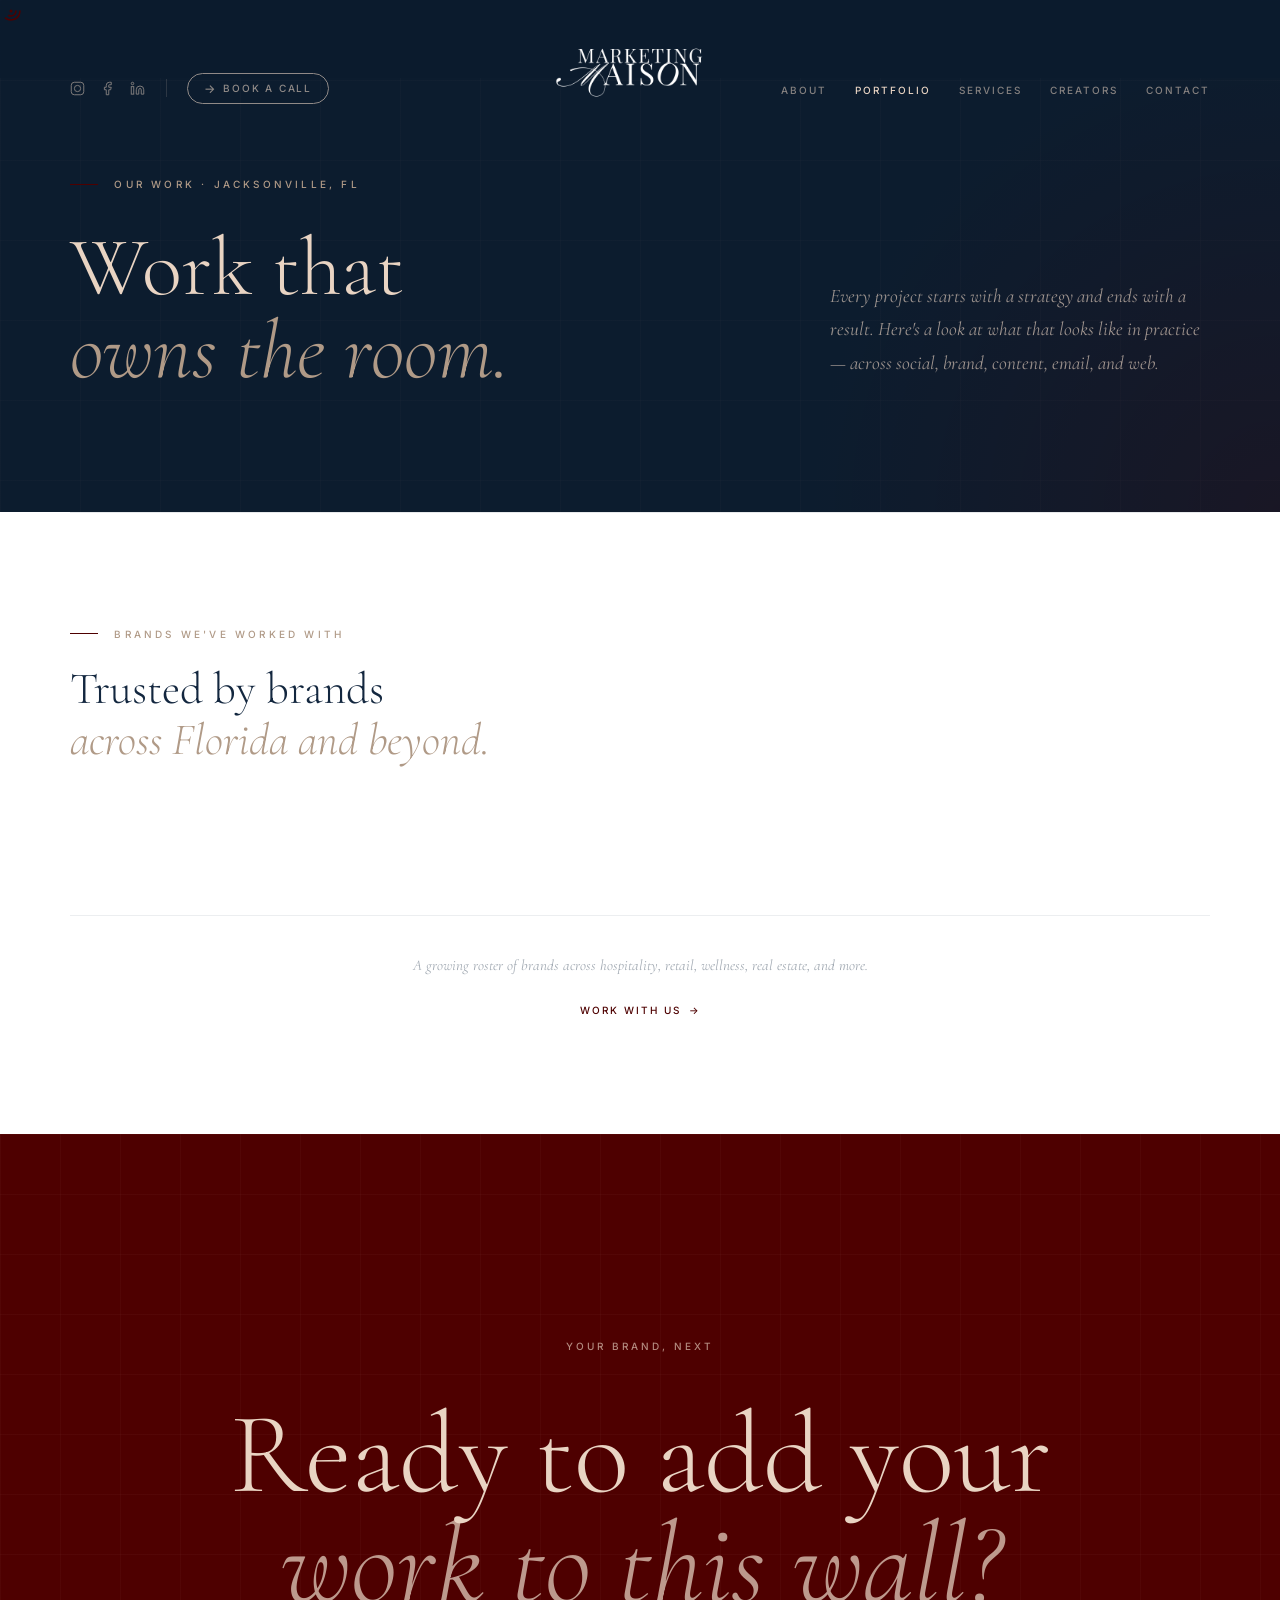
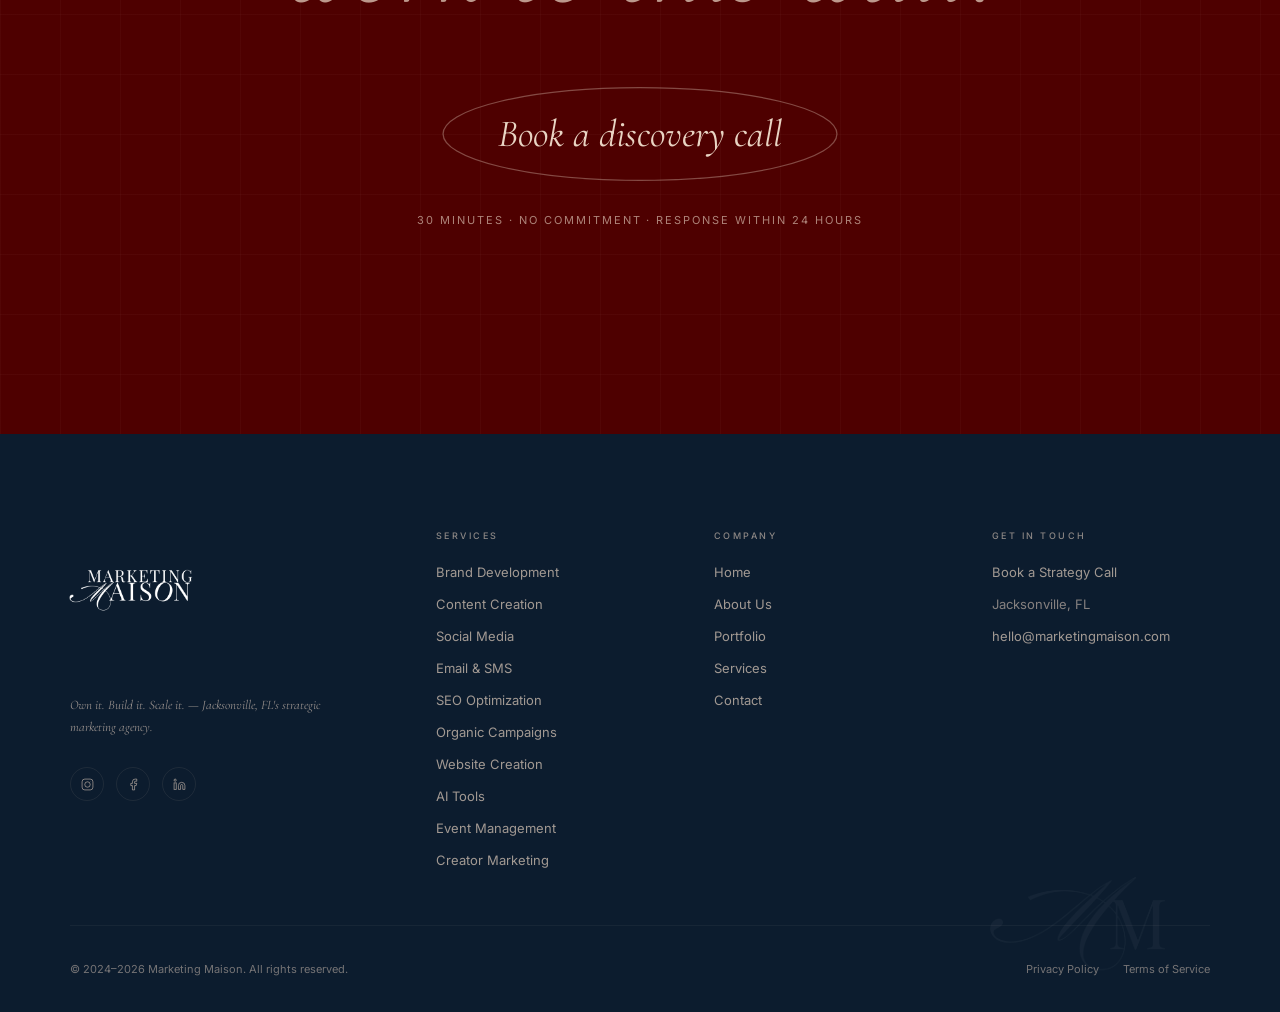
<file: portfolio.html>
<!DOCTYPE html>
<html lang="en">
<head>
  <meta charset="UTF-8" />
  <meta name="viewport" content="width=device-width, initial-scale=1.0" />
  <title>Portfolio | Marketing Maison — Jacksonville FL Marketing Agency</title>
  <meta name="description" content="Browse Marketing Maison's portfolio of work — social media campaigns, brand identities, content strategies, email programs, websites, and more for Jacksonville-area clients." />
  <meta name="keywords" content="marketing portfolio Jacksonville FL, social media campaigns Florida, brand identity portfolio, content marketing examples, email marketing portfolio" />
  <link rel="canonical" href="https://www.themarketingmaison.co/portfolio.html" />

  <meta property="og:type" content="website" />
  <meta property="og:url" content="https://www.themarketingmaison.co/portfolio.html" />
  <meta property="og:title" content="Portfolio | Marketing Maison — Jacksonville FL" />
  <meta property="og:description" content="Work that owns the market, builds the brand, and scales results. Browse our portfolio." />

  <link rel="stylesheet" href="css/styles.css" />

  <style>
    /* ── Portfolio Hero ─────────────────────────────────────── */
    .port-hero {
      background: var(--black);
      color: var(--cream);
      padding: calc(var(--nav-h) + 100px) var(--pad-x) clamp(80px, 10vw, 120px);
      position: relative;
      overflow: hidden;
    }
    .port-hero::before {
      content: '';
      position: absolute; inset: 0;
      background-image:
        linear-gradient(rgba(233,212,195,0.018) 1px, transparent 1px),
        linear-gradient(90deg, rgba(233,212,195,0.018) 1px, transparent 1px);
      background-size: 80px 80px;
      pointer-events: none;
    }
    .port-hero::after {
      content: '';
      position: absolute;
      bottom: 0; right: 0;
      width: clamp(280px, 40vw, 560px);
      height: clamp(280px, 40vw, 560px);
      background: radial-gradient(circle at bottom right, rgba(78,0,0,0.2), transparent 65%);
      pointer-events: none;
    }
    .port-hero-inner {
      max-width: var(--max-w);
      margin: 0 auto;
      position: relative;
      z-index: 1;
      display: grid;
      grid-template-columns: 1fr 380px;
      gap: 0 80px;
      align-items: end;
    }
    .port-hero-eyebrow {
      font-size: 10px;
      font-weight: 500;
      letter-spacing: 0.32em;
      text-transform: uppercase;
      color: var(--stone);
      display: flex;
      align-items: center;
      gap: 16px;
      margin-bottom: 36px;
    }
    .port-hero-eyebrow::before {
      content: '';
      width: 28px; height: 1px;
      background: var(--wine);
      flex-shrink: 0;
    }
    .port-hero h1 {
      font-family: var(--font-edit);
      font-size: clamp(44px, 6.5vw, 104px);
      font-weight: 300;
      line-height: 1.0;
      color: var(--cream);
    }
    .port-hero h1 em {
      font-style: italic;
      color: var(--stone);
    }
    .port-hero-aside {
      padding-bottom: 12px;
    }
    .port-hero-aside p {
      font-family: var(--font-edit);
      font-style: italic;
      font-size: clamp(16px, 1.5vw, 20px);
      color: rgba(233,212,195,0.65);
      line-height: 1.75;
    }

    /* ── Brands Section ─────────────────────────────────────── */
    .brands-section {
      background: #ffffff;
      padding: clamp(72px, 9vw, 120px) var(--pad-x);
      position: relative;
    }
    .brands-section::before {
      content: '';
      position: absolute;
      top: 0; left: var(--pad-x); right: var(--pad-x);
      height: 1px;
      background: rgba(19,39,63,0.1);
    }
    .brands-inner {
      max-width: var(--max-w);
      margin: 0 auto;
    }
    .brands-header {
      margin-bottom: clamp(48px, 6vw, 80px);
    }
    .brands-eyebrow {
      font-size: 10px;
      font-weight: 500;
      letter-spacing: 0.32em;
      text-transform: uppercase;
      color: var(--stone);
      display: flex;
      align-items: center;
      gap: 16px;
      margin-bottom: 24px;
    }
    .brands-eyebrow::before {
      content: '';
      width: 28px; height: 1px;
      background: var(--wine);
      flex-shrink: 0;
    }
    .brands-heading {
      font-family: var(--font-edit);
      font-size: clamp(28px, 3.5vw, 52px);
      font-weight: 300;
      color: var(--charcoal);
      line-height: 1.15;
    }
    .brands-heading em {
      font-style: italic;
      color: var(--stone);
    }

    /* Brand logo grid */
    .brand-grid {
      display: grid;
      grid-template-columns: repeat(3, 1fr);
      gap: 12px;
    }
    .brand-tile {
      aspect-ratio: 3 / 2;
      display: flex;
      align-items: center;
      justify-content: center;
      background: #fff;
      padding: 36px 44px;
      border-radius: 2px;
      box-shadow: 0 1px 3px rgba(19,39,63,0.06);
      transition: box-shadow 0.3s var(--ease), transform 0.3s var(--ease);
    }
    .brand-tile:hover {
      box-shadow: 0 6px 20px rgba(19,39,63,0.1);
      transform: translateY(-2px);
    }
    .brand-tile img {
      max-width: 100%;
      max-height: 110px;
      width: auto;
      height: auto;
      object-fit: contain;
      transition: opacity 0.3s var(--ease);
    }
    .brand-tile:hover img { opacity: 0.85; }

    /* Note below grid */
    .brands-note {
      text-align: center;
      margin-top: clamp(48px, 6vw, 72px);
      padding-top: 40px;
      border-top: 1px solid rgba(19,39,63,0.08);
    }
    .brands-note p {
      font-family: var(--font-edit);
      font-style: italic;
      font-size: 15px;
      color: rgba(19,39,63,0.4);
      margin-bottom: 24px;
    }
    .brands-note a {
      font-size: 10px;
      font-weight: 500;
      letter-spacing: 0.2em;
      text-transform: uppercase;
      color: var(--wine);
      display: inline-flex;
      align-items: center;
      gap: 8px;
      transition: color 0.2s;
    }
    .brands-note a:hover { color: var(--charcoal); }
    .brands-note a::after { content: '→'; }

    /* ── Responsive ─────────────────────────────────────────── */
    @media (max-width: 1000px) {
      .port-hero-inner { grid-template-columns: 1fr; gap: 48px; }
      .brand-grid { grid-template-columns: repeat(3, 1fr); }
    }
    @media (max-width: 680px) {
      .brand-grid { grid-template-columns: repeat(2, 1fr); gap: 8px; }
      .brand-tile { padding: 24px 28px; }
      .brand-tile img { max-height: 72px; }
    }
    @media (max-width: 420px) {
      .brand-grid { grid-template-columns: repeat(2, 1fr); }
    }
  </style>
</head>
<body>

  <a href="#main-content" class="skip-link">Skip to main content</a>

  <!-- ── Navigation ── -->
  <nav class="mm-nav scrolled" role="navigation" aria-label="Main navigation">
    <div class="nav-left">
      <div class="nav-socials" aria-label="Social media links">
        <a href="https://instagram.com/marketingmaison" aria-label="Instagram" rel="noopener noreferrer" target="_blank">
          <svg viewBox="0 0 24 24" fill="none" stroke="currentColor" stroke-width="1.5" aria-hidden="true"><rect x="2" y="2" width="20" height="20" rx="5"/><circle cx="12" cy="12" r="5"/><circle cx="17.5" cy="6.5" r=".5" fill="currentColor" stroke="none"/></svg>
        </a>
        <a href="https://facebook.com/marketingmaison" aria-label="Facebook" rel="noopener noreferrer" target="_blank">
          <svg viewBox="0 0 24 24" fill="none" stroke="currentColor" stroke-width="1.5" aria-hidden="true"><path d="M18 2h-3a5 5 0 0 0-5 5v3H7v4h3v8h4v-8h3l1-4h-4V7a1 1 0 0 1 1-1h3z"/></svg>
        </a>
        <a href="https://linkedin.com/company/marketingmaison" aria-label="LinkedIn" rel="noopener noreferrer" target="_blank">
          <svg viewBox="0 0 24 24" fill="none" stroke="currentColor" stroke-width="1.5" aria-hidden="true"><path d="M16 8a6 6 0 0 1 6 6v7h-4v-7a2 2 0 0 0-2-2 2 2 0 0 0-2 2v7h-4v-7a6 6 0 0 1 6-6z"/><rect x="2" y="9" width="4" height="12"/><circle cx="4" cy="4" r="2"/></svg>
        </a>
      </div>
      <span class="nav-sep" aria-hidden="true"></span>
      <a href="contact.html" class="nav-book" aria-label="Book a call with Marketing Maison">Book a Call</a>
    </div>

    <div class="nav-wordmark">
      <a href="index.html" aria-label="Marketing Maison homepage">
        <img src="assets/logos/mm-white-primary-logo.png" alt="Marketing Maison" class="nav-logo" width="190" height="190" loading="eager" />
      </a>
    </div>

    <div class="nav-right">
      <ul class="nav-links" role="list">
        <li><a href="about.html">About</a></li>
        <li><a href="portfolio.html" aria-current="page">Portfolio</a></li>
        <li><a href="services.html">Services</a></li>
        <li><a href="creators.html">Creators</a></li>
        <li><a href="contact.html">Contact</a></li>
      </ul>
      <button class="nav-toggle" aria-label="Open navigation menu" aria-expanded="false" aria-controls="nav-overlay">
        <span></span><span></span><span></span>
      </button>
    </div>
  </nav>

  <div class="nav-overlay" id="nav-overlay" role="dialog" aria-modal="true" aria-label="Navigation menu">
    <img src="assets/logos/mm-white-primary-logo.png" alt="" class="nav-overlay-logo" aria-hidden="true" />
    <a href="about.html">About</a>
    <a href="portfolio.html" aria-current="page">Portfolio</a>
    <a href="services.html">Services</a>
    <a href="creators.html">Creators</a>
    <a href="contact.html">Contact</a>
    <a href="contact.html">Book a Call</a>
  </div>

  <main id="main-content">

    <!-- ── PORTFOLIO HERO ── -->
    <section class="port-hero" aria-labelledby="port-hero-heading">
      <div class="port-hero-inner">
        <div data-fade>
          <p class="port-hero-eyebrow">Our Work · Jacksonville, FL</p>
          <h1 id="port-hero-heading">
            Work that<br />
            <em>owns the room.</em>
          </h1>
        </div>
        <div class="port-hero-aside" data-fade>
          <p>Every project starts with a strategy and ends with a result. Here's a look at what that looks like in practice — across social, brand, content, email, and web.</p>
        </div>
      </div>
    </section>

    <!-- ── BRANDS / CLIENTS ── -->
    <section class="brands-section" aria-labelledby="brands-heading">
      <div class="brands-inner">

        <div class="brands-header" data-fade>
          <p class="brands-eyebrow">Brands We've Worked With</p>
          <h2 class="brands-heading" id="brands-heading">
            Trusted by brands<br /><em>across Florida and beyond.</em>
          </h2>
        </div>

        <!-- Brand logo grid — generated from JS array below -->
        <div class="brand-grid" id="brand-grid" aria-label="Client brand logos" data-fade></div>

        <div class="brands-note" data-fade>
          <p>A growing roster of brands across hospitality, retail, wellness, real estate, and more.</p>
          <a href="contact.html">Work with us</a>
        </div>

      </div>
    </section>

    <!-- ── FULL CTA ── -->
    <section class="cta-full" aria-labelledby="port-cta-heading">
      <div class="cta-inner" data-fade>
        <p class="cta-label">Your Brand, Next</p>
        <h2 class="cta-headline" id="port-cta-heading">
          Ready to add your<br /><em>work to this wall?</em>
        </h2>
        <a href="contact.html" class="oval-btn oval-btn-lg" aria-label="Book a discovery call with Marketing Maison">
          <svg class="oval-border" viewBox="0 0 320 88" preserveAspectRatio="none" aria-hidden="true">
            <ellipse cx="160" cy="44" rx="156" ry="40"/>
          </svg>
          <span class="oval-btn-text">Book a discovery call</span>
        </a>
        <p class="cta-fine">30 minutes · No commitment · Response within 24 hours</p>
      </div>
    </section>

  </main>

  <!-- ── Footer ── -->
  <footer class="mm-footer" role="contentinfo">
    <div class="footer-inner">
      <div class="footer-top">
        <div class="footer-brand">
          <div class="footer-wordmark">
            <img src="assets/logos/mm-white-primary-logo.png" alt="Marketing Maison" width="120" height="120" loading="lazy" />
          </div>
          <p>Own it. Build it. Scale it. — Jacksonville, FL's strategic marketing agency.</p>
          <div class="footer-socials" aria-label="Follow Marketing Maison">
            <a href="https://instagram.com/marketingmaison" aria-label="Instagram" rel="noopener noreferrer" target="_blank">
              <svg viewBox="0 0 24 24" fill="none" stroke="currentColor" stroke-width="1.5" aria-hidden="true"><rect x="2" y="2" width="20" height="20" rx="5"/><circle cx="12" cy="12" r="5"/><circle cx="17.5" cy="6.5" r=".5" fill="currentColor" stroke="none"/></svg>
            </a>
            <a href="https://facebook.com/marketingmaison" aria-label="Facebook" rel="noopener noreferrer" target="_blank">
              <svg viewBox="0 0 24 24" fill="none" stroke="currentColor" stroke-width="1.5" aria-hidden="true"><path d="M18 2h-3a5 5 0 0 0-5 5v3H7v4h3v8h4v-8h3l1-4h-4V7a1 1 0 0 1 1-1h3z"/></svg>
            </a>
            <a href="https://linkedin.com/company/marketingmaison" aria-label="LinkedIn" rel="noopener noreferrer" target="_blank">
              <svg viewBox="0 0 24 24" fill="none" stroke="currentColor" stroke-width="1.5" aria-hidden="true"><path d="M16 8a6 6 0 0 1 6 6v7h-4v-7a2 2 0 0 0-2-2 2 2 0 0 0-2 2v7h-4v-7a6 6 0 0 1 6-6z"/><rect x="2" y="9" width="4" height="12"/><circle cx="4" cy="4" r="2"/></svg>
            </a>
          </div>
        </div>

        <div class="footer-col">
          <h4>Services</h4>
          <ul role="list">
            <li><a href="services.html#biz-dev">Brand Development</a></li>
            <li><a href="services.html#content">Content Creation</a></li>
            <li><a href="services.html#social">Social Media</a></li>
            <li><a href="services.html#email-sms">Email &amp; SMS</a></li>
            <li><a href="services.html#seo">SEO Optimization</a></li>
            <li><a href="services.html#organic-campaigns">Organic Campaigns</a></li>
            <li><a href="services.html#website">Website Creation</a></li>
            <li><a href="services.html#ai-tools">AI Tools</a></li>
            <li><a href="services.html#events">Event Management</a></li>
            <li><a href="services.html#creator-marketing">Creator Marketing</a></li>
          </ul>
        </div>

        <div class="footer-col">
          <h4>Company</h4>
          <ul role="list">
            <li><a href="index.html">Home</a></li>
            <li><a href="about.html">About Us</a></li>
            <li><a href="portfolio.html" aria-current="page">Portfolio</a></li>
            <li><a href="services.html">Services</a></li>
            <li><a href="contact.html">Contact</a></li>
          </ul>
        </div>

        <div class="footer-col">
          <h4>Get in Touch</h4>
          <ul role="list">
            <li><a href="contact.html">Book a Strategy Call</a></li>
            <li><span>Jacksonville, FL</span></li>
            <li><a href="mailto:hello@marketingmaison.com">hello@marketingmaison.com</a></li>
          </ul>
        </div>
      </div>

      <div class="footer-bottom">
        <p class="footer-copy">&copy; 2024–2026 Marketing Maison. All rights reserved.</p>
        <nav class="footer-legal" aria-label="Legal links">
          <a href="privacy.html">Privacy Policy</a>
          <a href="terms.html">Terms of Service</a>
        </nav>
      </div>
    </div>
  </footer>

  <script src="js/main.js"></script>
  <script>
    /* ── Brand logo grid ──────────────────────────────────────
     * Automatically loads every image from assets/Brands/ via
     * the GitHub API. Just upload a logo to that folder on
     * GitHub and it appears here — no code changes needed.
     * ───────────────────────────────────────────────────────── */
    (function () {
      const grid = document.getElementById('brand-grid');
      if (!grid) return;

      const REPO   = 'franchescabethel-fb/marketing-maison-site';
      const FOLDER = 'assets/Brands';
      const IMAGE  = /\.(png|jpe?g|gif|webp|svg)$/i;

      function stripExtensions(name) {
        // Handles double extensions like "Logo.png.png" → "Logo"
        return name.replace(/(\.[a-z0-9]+)+$/i, '');
      }

      function addTile(filename) {
        const tile = document.createElement('div');
        tile.className = 'brand-tile';

        const img = document.createElement('img');
        img.src     = FOLDER + '/' + filename;
        img.alt     = stripExtensions(filename);
        img.width   = 200;
        img.height  = 100;
        img.loading = 'lazy';
        img.onerror = function () { tile.style.display = 'none'; };

        tile.appendChild(img);
        grid.appendChild(tile);
      }

      fetch('https://api.github.com/repos/' + REPO + '/contents/' + FOLDER)
        .then(function (r) { return r.json(); })
        .then(function (files) {
          if (!Array.isArray(files)) return;
          files
            .filter(function (f) { return f.type === 'file' && IMAGE.test(f.name); })
            .forEach(function (f) { addTile(f.name); });
        })
        .catch(function () {
          // API unavailable (local preview, rate-limited, etc.) — grid stays empty
        });
    })();
  </script>
</body>
</html>
</file>
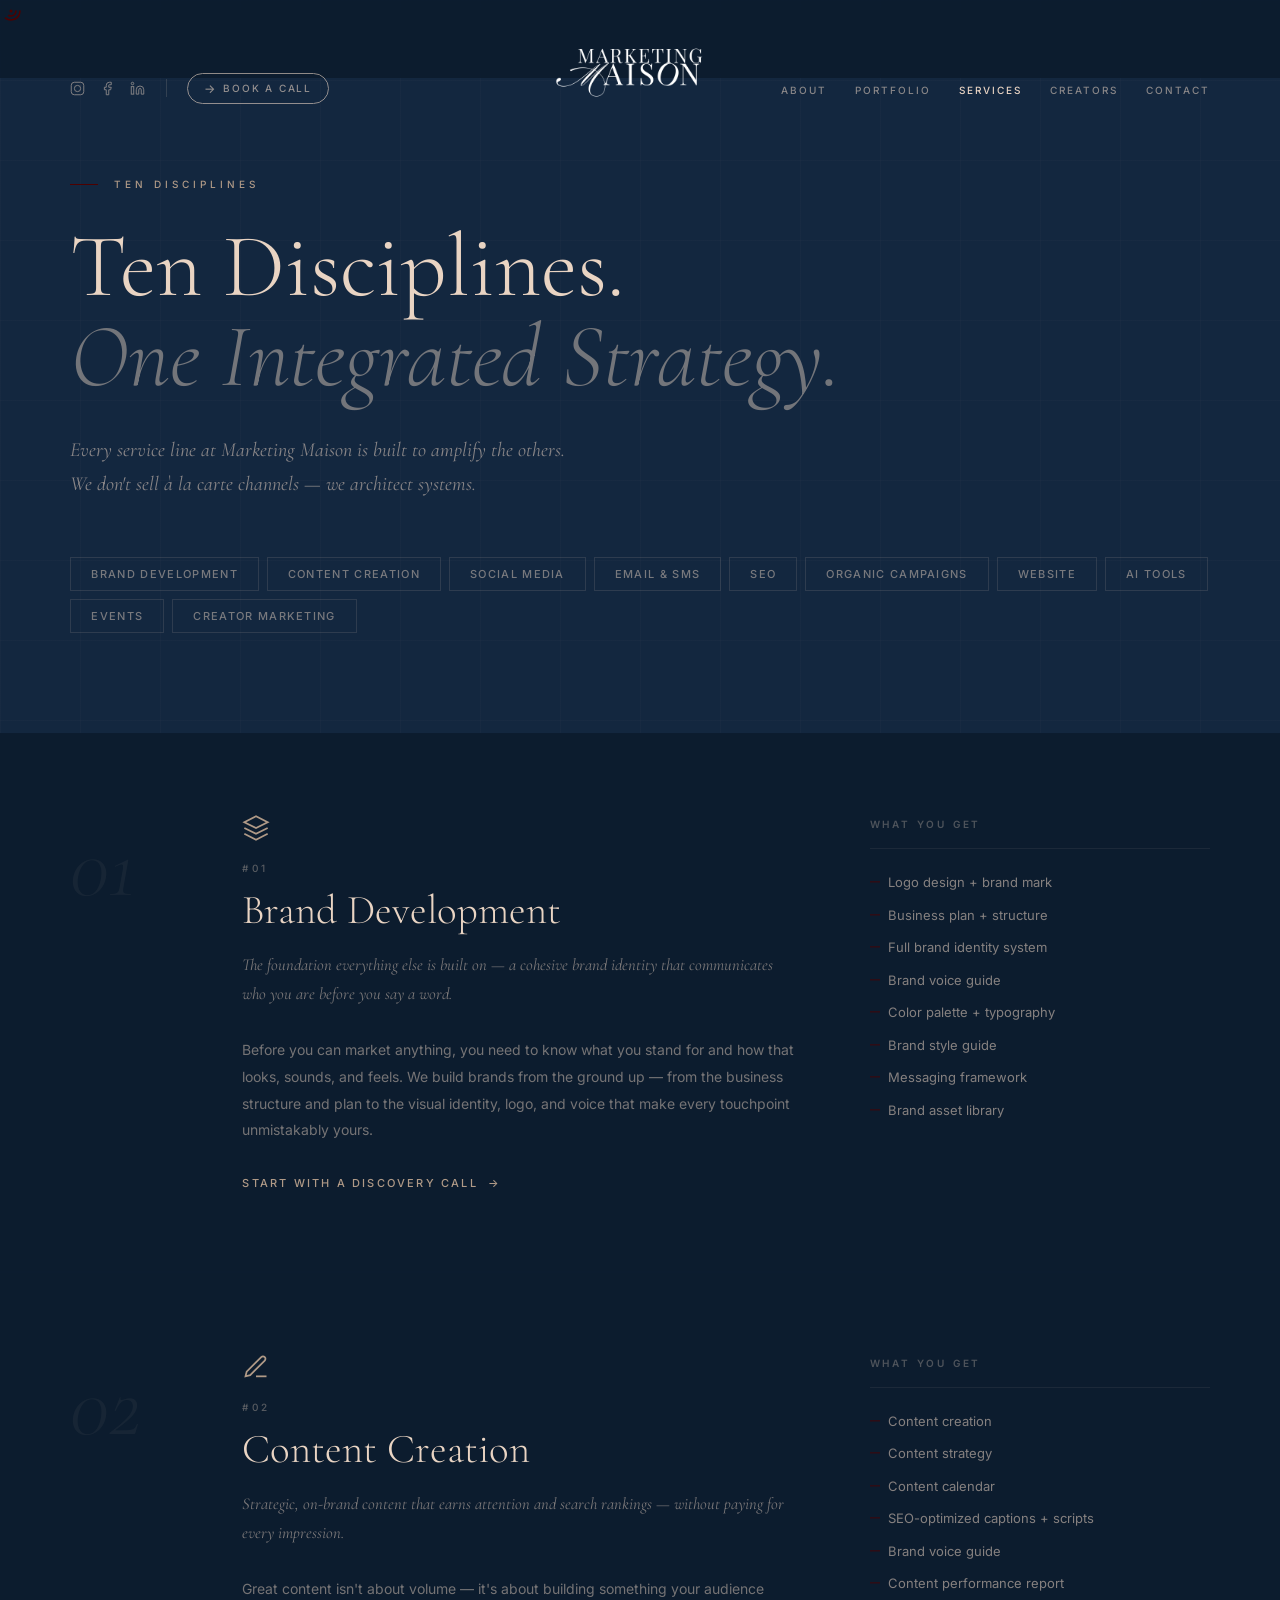
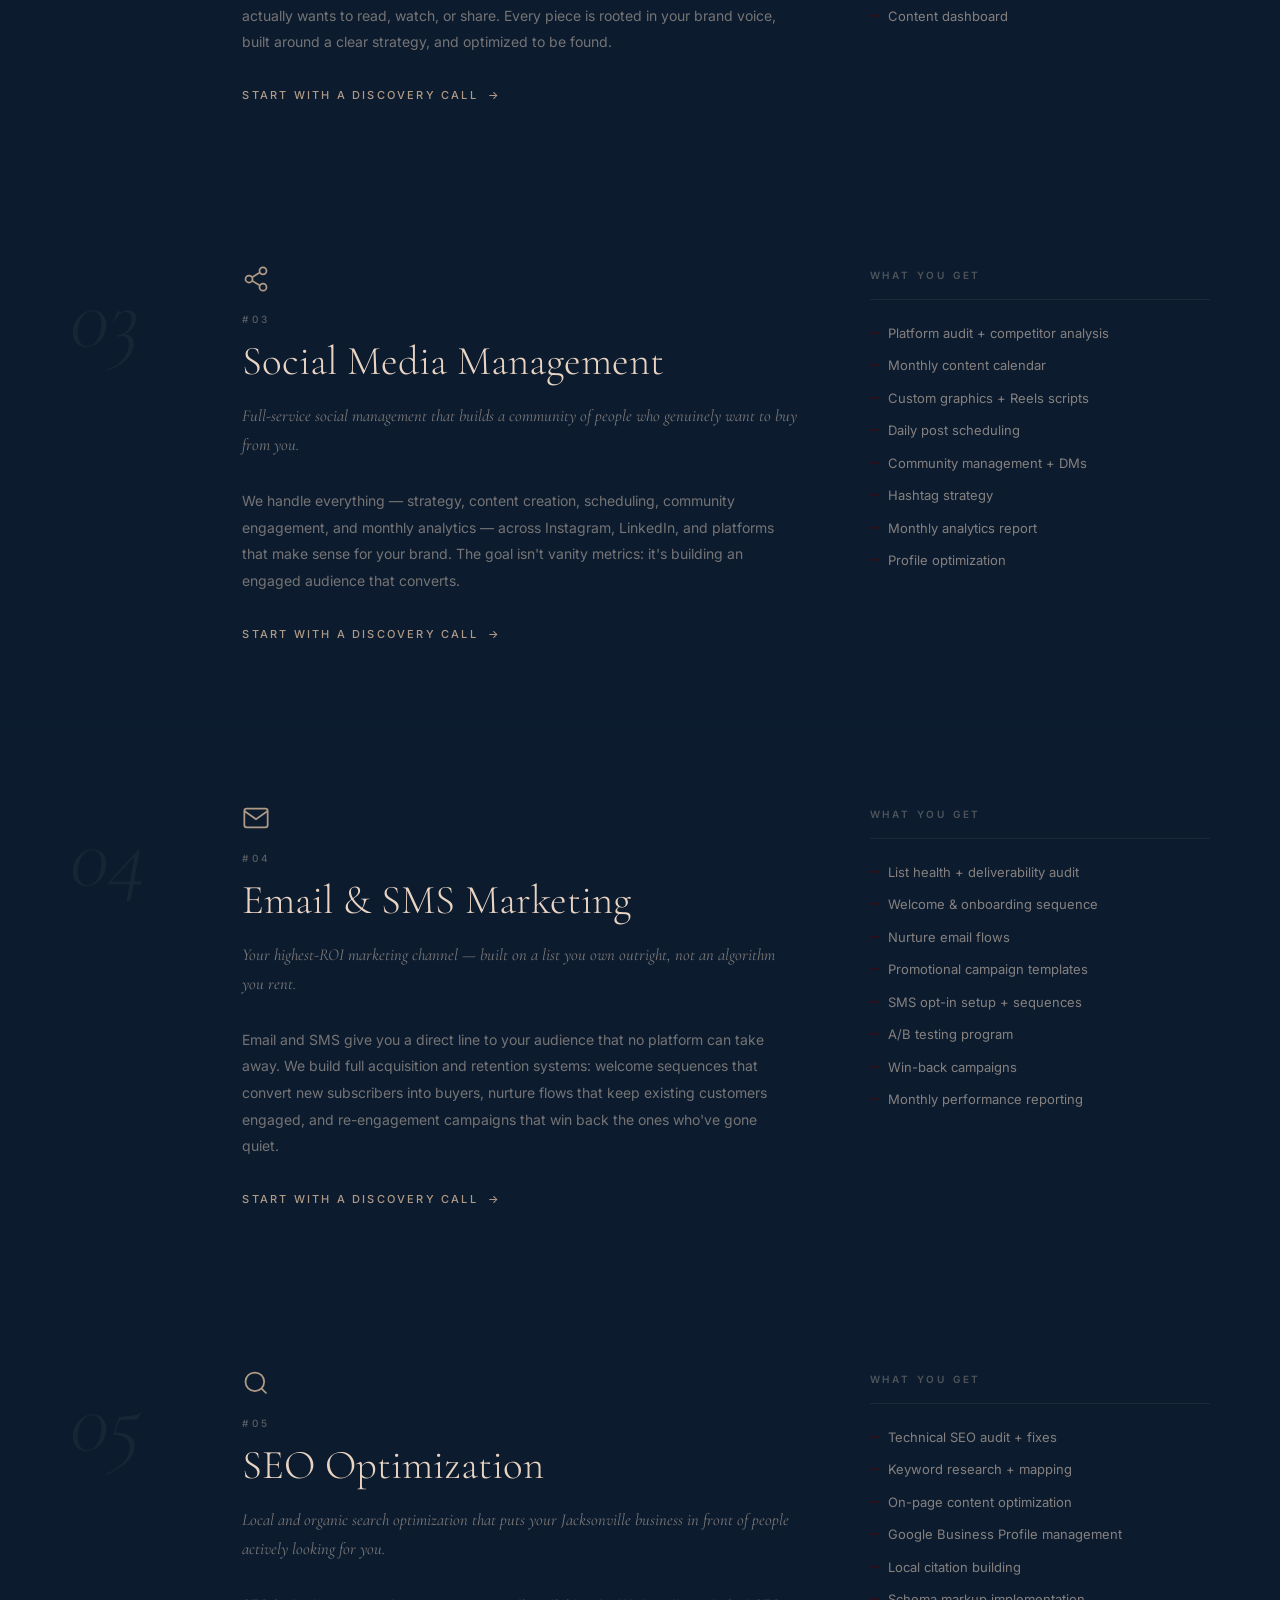
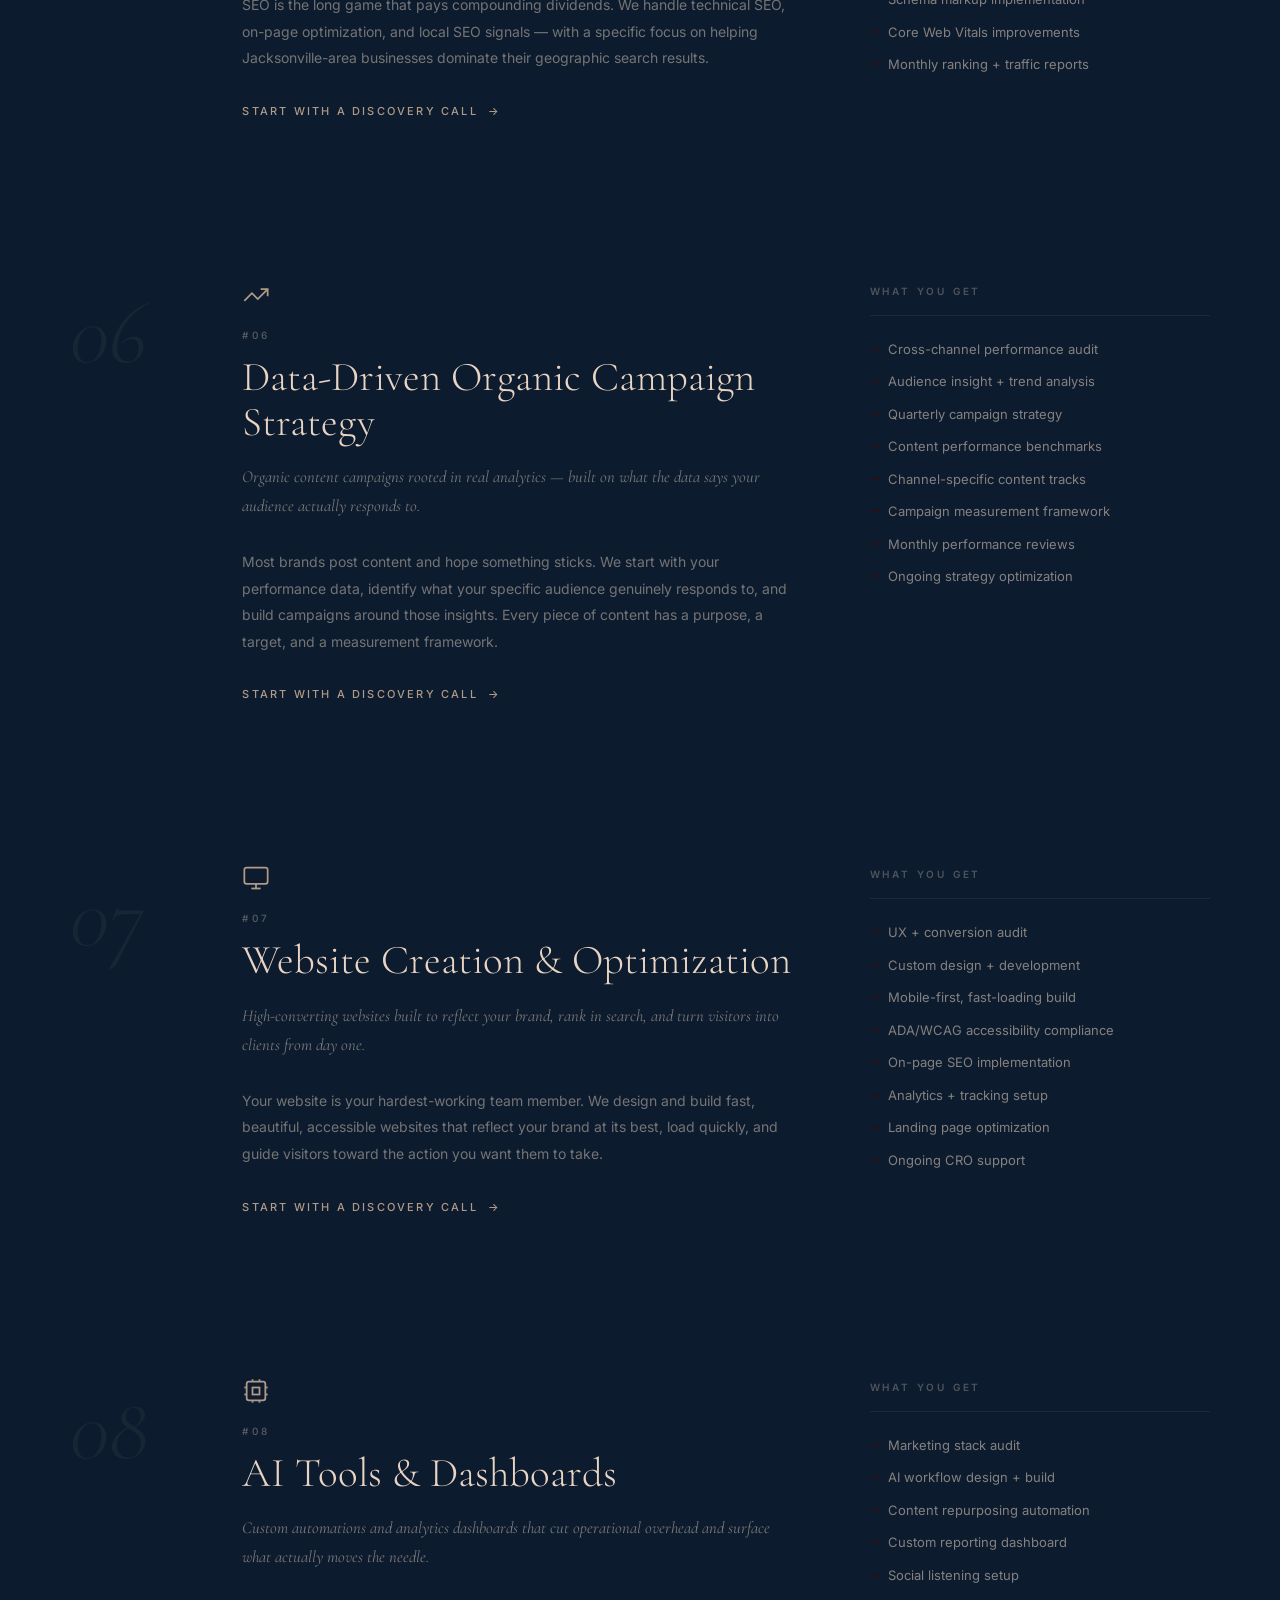
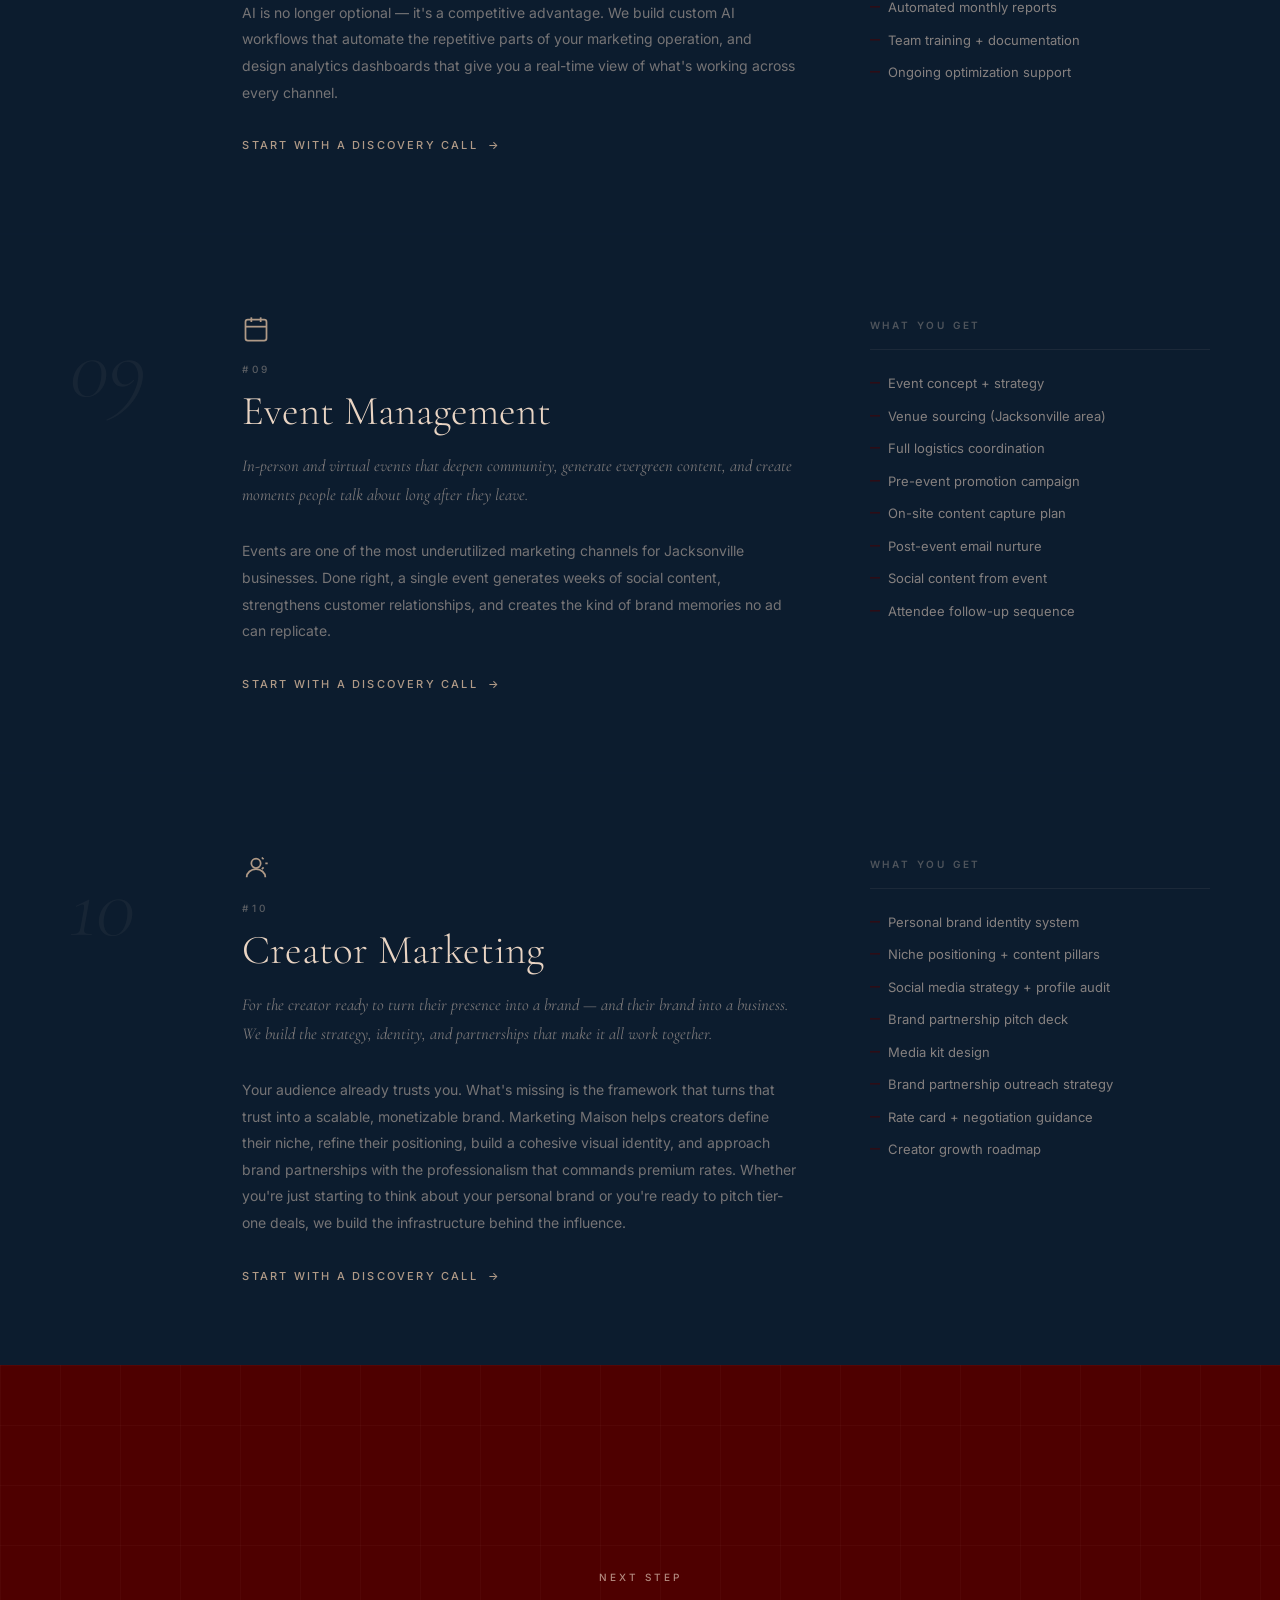
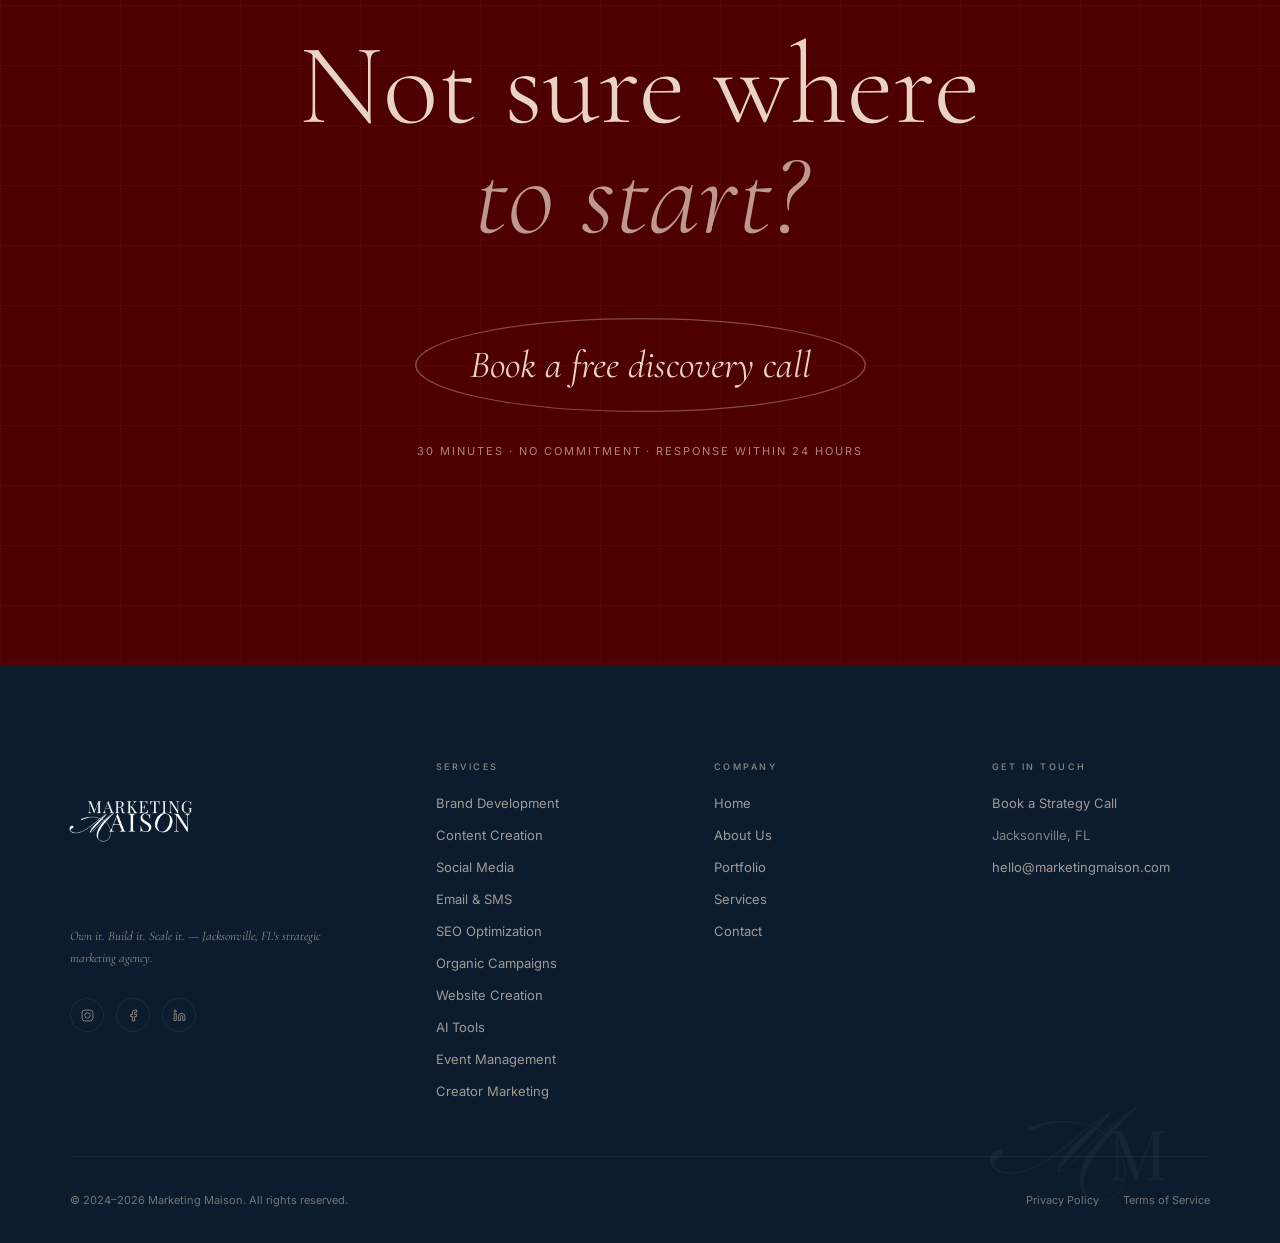
<file: services.html>
<!DOCTYPE html>
<html lang="en">
<head>
  <meta charset="UTF-8" />
  <meta name="viewport" content="width=device-width, initial-scale=1.0" />
  <title>Services | Marketing Maison — Jacksonville FL Marketing Agency</title>
  <meta name="description" content="Explore Marketing Maison's ten integrated service lines: Business Development, Content Creation, Social Media, Email & SMS, SEO, Organic Campaigns, Website Creation, AI Tools, and Event Management. Jacksonville, FL." />
  <meta name="keywords" content="marketing services Jacksonville FL, social media agency Jacksonville, SEO agency Jacksonville, content creation Florida, email marketing agency, AI marketing tools, event marketing Jacksonville" />
  <link rel="canonical" href="https://www.themarketingmaison.co/services.html" />

  <meta property="og:type" content="website" />
  <meta property="og:url" content="https://www.themarketingmaison.co/services.html" />
  <meta property="og:title" content="Services | Marketing Maison — Jacksonville FL" />
  <meta property="og:description" content="Ten integrated marketing service lines designed to work together. SEO, content, email, social, website, AI, events, organic campaigns, business development, and creator marketing." />

  <link rel="stylesheet" href="css/styles.css" />

  <style>
    /* ── Services Hero ──────────────────────────────────────── */
    .svc-hero {
      background: var(--charcoal);
      padding: calc(var(--nav-h) + 100px) var(--pad-x) 100px;
      position: relative;
      overflow: hidden;
    }
    .svc-hero::before {
      content: '';
      position: absolute;
      inset: 0;
      background-image:
        linear-gradient(rgba(233,212,195,0.018) 1px, transparent 1px),
        linear-gradient(90deg, rgba(233,212,195,0.018) 1px, transparent 1px);
      background-size: 80px 80px;
      pointer-events: none;
    }
    .svc-hero-inner {
      position: relative;
      z-index: 1;
      max-width: var(--max-w);
      margin: 0 auto;
    }
    .svc-hero-eyebrow {
      font-size: 10px;
      font-weight: 500;
      letter-spacing: 0.4em;
      text-transform: uppercase;
      color: var(--stone);
      display: flex;
      align-items: center;
      gap: 16px;
      margin-bottom: 32px;
    }
    .svc-hero-eyebrow::before {
      content: '';
      width: 28px; height: 1px;
      background: var(--wine);
      flex-shrink: 0;
    }
    .svc-hero h1 {
      font-family: var(--font-edit);
      font-size: clamp(48px, 7vw, 104px);
      font-weight: 300;
      color: var(--cream);
      margin-bottom: 32px;
      line-height: 1.0;
    }
    .svc-hero h1 em {
      font-style: italic;
      color: rgba(233,212,195,0.45);
    }
    .svc-hero-desc {
      font-family: var(--font-edit);
      font-style: italic;
      font-size: clamp(16px, 1.6vw, 20px);
      color: rgba(233,212,195,0.55);
      max-width: 520px;
      line-height: 1.7;
      margin-bottom: 56px;
    }
    .svc-jump-nav {
      display: flex;
      flex-wrap: wrap;
      gap: 8px;
    }
    .svc-jump-nav a {
      padding: 9px 20px;
      border: 1px solid rgba(233,212,195,0.12);
      font-size: 11px;
      font-weight: 500;
      letter-spacing: 0.12em;
      text-transform: uppercase;
      color: rgba(233,212,195,0.48);
      text-decoration: none;
      transition: border-color var(--transition), color var(--transition);
    }
    .svc-jump-nav a:hover {
      border-color: rgba(233,212,195,0.4);
      color: var(--cream);
    }

    /* ── Service List ───────────────────────────────────────── */
    .svc-list {
      background: var(--black);
    }
    .svc-row {
      display: grid;
      grid-template-columns: 100px 1fr 340px;
      gap: 0 72px;
      padding: 80px var(--pad-x);
      border-bottom: 1px solid rgba(233,212,195,0.05);
      max-width: calc(var(--max-w) + var(--pad-x) * 2);
      margin: 0 auto;
      align-items: start;
    }
    .svc-row:nth-child(even) {
      background: rgba(19,39,63,0.25);
    }

    /* Large decorative number */
    .svc-num-deco {
      font-family: var(--font-edit);
      font-style: italic;
      font-size: clamp(64px, 7vw, 108px);
      font-weight: 300;
      color: rgba(233,212,195,0.05);
      line-height: 1;
      user-select: none;
      pointer-events: none;
      padding-top: 8px;
    }

    /* Info column */
    .svc-info {}
    .svc-icon {
      width: 28px;
      height: 28px;
      color: var(--stone);
      margin-bottom: 20px;
      display: block;
    }
    .svc-label {
      font-size: 10px;
      font-weight: 500;
      letter-spacing: 0.35em;
      text-transform: uppercase;
      color: rgba(233,212,195,0.35);
      margin-bottom: 14px;
      display: block;
    }
    .svc-info h2 {
      font-family: var(--font-edit);
      font-size: clamp(28px, 3.2vw, 48px);
      font-weight: 300;
      color: var(--cream);
      line-height: 1.1;
      margin-bottom: 18px;
    }
    .svc-tagline {
      font-family: var(--font-edit);
      font-style: italic;
      font-size: clamp(15px, 1.3vw, 17px);
      color: rgba(233,212,195,0.50);
      line-height: 1.75;
      margin-bottom: 28px;
    }
    .svc-body p {
      font-size: 14px;
      line-height: 1.9;
      color: rgba(233,212,195,0.48);
      margin-bottom: 0;
    }
    .svc-cta-link {
      display: inline-flex;
      align-items: center;
      gap: 10px;
      margin-top: 32px;
      font-size: 11px;
      font-weight: 500;
      letter-spacing: 0.2em;
      text-transform: uppercase;
      color: var(--stone);
      text-decoration: none;
      transition: color var(--transition), gap var(--transition);
    }
    .svc-cta-link::after { content: '→'; }
    .svc-cta-link:hover {
      color: var(--cream);
      gap: 16px;
    }

    /* Deliverables column */
    .svc-delivers {
      padding-top: 4px;
    }
    .svc-delivers-label {
      font-size: 10px;
      font-weight: 600;
      letter-spacing: 0.28em;
      text-transform: uppercase;
      color: rgba(233,212,195,0.30);
      margin-bottom: 24px;
      padding-bottom: 18px;
      border-bottom: 1px solid rgba(233,212,195,0.07);
      display: block;
    }
    .svc-delivers ul {
      display: flex;
      flex-direction: column;
      gap: 13px;
    }
    .svc-delivers li {
      font-size: 13px;
      line-height: 1.5;
      color: rgba(233,212,195,0.55);
      padding-left: 18px;
      position: relative;
    }
    .svc-delivers li::before {
      content: '—';
      position: absolute;
      left: 0;
      color: var(--wine);
      font-size: 10px;
      top: 1px;
    }

    /* ── Responsive ─────────────────────────────────────────── */
    @media (max-width: 1100px) {
      .svc-row { grid-template-columns: 80px 1fr 280px; gap: 0 48px; }
    }
    @media (max-width: 860px) {
      .svc-row {
        grid-template-columns: 1fr;
        padding: 60px var(--pad-x);
        gap: 40px;
      }
      .svc-num-deco { display: none; }
      .svc-delivers { border-top: 1px solid rgba(233,212,195,0.07); padding-top: 36px; }
    }
  </style>
</head>

<body>
  <a class="skip-link" href="#main">Skip to main content</a>

  <!-- Navigation -->
  <nav class="mm-nav scrolled" role="navigation" aria-label="Main navigation">
    <div class="nav-left">
      <div class="nav-socials" aria-label="Social media links">
        <a href="https://instagram.com/marketingmaison" aria-label="Instagram" rel="noopener noreferrer" target="_blank">
          <svg viewBox="0 0 24 24" fill="none" stroke="currentColor" stroke-width="1.5" aria-hidden="true"><rect x="2" y="2" width="20" height="20" rx="5"/><circle cx="12" cy="12" r="5"/><circle cx="17.5" cy="6.5" r=".5" fill="currentColor" stroke="none"/></svg>
        </a>
        <a href="https://facebook.com/marketingmaison" aria-label="Facebook" rel="noopener noreferrer" target="_blank">
          <svg viewBox="0 0 24 24" fill="none" stroke="currentColor" stroke-width="1.5" aria-hidden="true"><path d="M18 2h-3a5 5 0 0 0-5 5v3H7v4h3v8h4v-8h3l1-4h-4V7a1 1 0 0 1 1-1h3z"/></svg>
        </a>
        <a href="https://linkedin.com/company/marketingmaison" aria-label="LinkedIn" rel="noopener noreferrer" target="_blank">
          <svg viewBox="0 0 24 24" fill="none" stroke="currentColor" stroke-width="1.5" aria-hidden="true"><path d="M16 8a6 6 0 0 1 6 6v7h-4v-7a2 2 0 0 0-2-2 2 2 0 0 0-2 2v7h-4v-7a6 6 0 0 1 6-6z"/><rect x="2" y="9" width="4" height="12"/><circle cx="4" cy="4" r="2"/></svg>
        </a>
      </div>
      <span class="nav-sep" aria-hidden="true"></span>
      <a href="contact.html" class="nav-book" aria-label="Book a call with Marketing Maison">Book a Call</a>
    </div>

    <div class="nav-wordmark">
      <a href="index.html" aria-label="Marketing Maison homepage">
        <img src="assets/logos/mm-white-primary-logo.png" alt="Marketing Maison" class="nav-logo" width="190" height="190" loading="eager" />
      </a>
    </div>

    <div class="nav-right">
      <ul class="nav-links" role="list">
        <li><a href="about.html">About</a></li>
        <li><a href="portfolio.html">Portfolio</a></li>
        <li><a href="services.html" aria-current="page">Services</a></li>
        <li><a href="creators.html">Creators</a></li>
        <li><a href="contact.html">Contact</a></li>
      </ul>
      <button class="nav-toggle" aria-label="Open navigation menu" aria-expanded="false" aria-controls="nav-overlay">
        <span></span><span></span><span></span>
      </button>
    </div>
  </nav>

  <div class="nav-overlay" id="nav-overlay" role="dialog" aria-modal="true" aria-label="Navigation menu">
    <img src="assets/logos/mm-white-primary-logo.png" alt="" class="nav-overlay-logo" aria-hidden="true" />
    <a href="about.html">About</a>
    <a href="portfolio.html">Portfolio</a>
    <a href="services.html" aria-current="page">Services</a>
    <a href="creators.html">Creators</a>
    <a href="contact.html">Contact</a>
    <a href="contact.html">Book a Call</a>
  </div>

  <main id="main">

    <!-- Hero -->
    <section class="svc-hero" aria-labelledby="svc-hero-heading">
      <div class="svc-hero-inner">
        <p class="svc-hero-eyebrow" data-fade>Ten Disciplines</p>
        <h1 id="svc-hero-heading" data-fade>
          Ten Disciplines.<br /><em>One Integrated Strategy.</em>
        </h1>
        <p class="svc-hero-desc" data-fade>Every service line at Marketing Maison is built to amplify the others. We don't sell à la carte channels — we architect systems.</p>
        <nav class="svc-jump-nav" aria-label="Jump to service" data-fade>
          <a href="#business-development">Brand Development</a>
          <a href="#content-creation">Content Creation</a>
          <a href="#social-media">Social Media</a>
          <a href="#email-sms">Email &amp; SMS</a>
          <a href="#seo">SEO</a>
          <a href="#organic-campaigns">Organic Campaigns</a>
          <a href="#website">Website</a>
          <a href="#ai-tools">AI Tools</a>
          <a href="#events">Events</a>
          <a href="#creator-marketing">Creator Marketing</a>
        </nav>
      </div>
    </section>

    <!-- Service List -->
    <div class="svc-list">

      <!-- #01 Brand Development -->
      <section id="business-development" aria-labelledby="svc1-heading">
        <div class="svc-row">
          <div class="svc-num-deco" aria-hidden="true">01</div>
          <div class="svc-info" data-fade>
            <svg class="svc-icon" viewBox="0 0 24 24" fill="none" stroke="currentColor" stroke-width="1.5" aria-hidden="true"><path d="M12 2L2 7l10 5 10-5-10-5z"/><path d="M2 17l10 5 10-5"/><path d="M2 12l10 5 10-5"/></svg>
            <span class="svc-label">#01</span>
            <h2 id="svc1-heading">Brand Development</h2>
            <p class="svc-tagline">The foundation everything else is built on — a cohesive brand identity that communicates who you are before you say a word.</p>
            <div class="svc-body">
              <p>Before you can market anything, you need to know what you stand for and how that looks, sounds, and feels. We build brands from the ground up — from the business structure and plan to the visual identity, logo, and voice that make every touchpoint unmistakably yours.</p>
            </div>
            <a href="contact.html" class="svc-cta-link">Start with a discovery call</a>
          </div>
          <div class="svc-delivers" data-fade>
            <span class="svc-delivers-label">What You Get</span>
            <ul>
              <li>Logo design + brand mark</li>
              <li>Business plan + structure</li>
              <li>Full brand identity system</li>
              <li>Brand voice guide</li>
              <li>Color palette + typography</li>
              <li>Brand style guide</li>
              <li>Messaging framework</li>
              <li>Brand asset library</li>
            </ul>
          </div>
        </div>
      </section>

      <!-- #02 Content Creation -->
      <section id="content-creation" aria-labelledby="svc2-heading">
        <div class="svc-row">
          <div class="svc-num-deco" aria-hidden="true">02</div>
          <div class="svc-info" data-fade>
            <svg class="svc-icon" viewBox="0 0 24 24" fill="none" stroke="currentColor" stroke-width="1.5" aria-hidden="true"><path d="M12 20h9"/><path d="M16.5 3.5a2.121 2.121 0 0 1 3 3L7 19l-4 1 1-4L16.5 3.5z"/></svg>
            <span class="svc-label">#02</span>
            <h2 id="svc2-heading">Content Creation</h2>
            <p class="svc-tagline">Strategic, on-brand content that earns attention and search rankings — without paying for every impression.</p>
            <div class="svc-body">
              <p>Great content isn't about volume — it's about building something your audience actually wants to read, watch, or share. Every piece is rooted in your brand voice, built around a clear strategy, and optimized to be found.</p>
            </div>
            <a href="contact.html" class="svc-cta-link">Start with a discovery call</a>
          </div>
          <div class="svc-delivers" data-fade>
            <span class="svc-delivers-label">What You Get</span>
            <ul>
              <li>Content creation</li>
              <li>Content strategy</li>
              <li>Content calendar</li>
              <li>SEO-optimized captions + scripts</li>
              <li>Brand voice guide</li>
              <li>Content performance report</li>
              <li>Content dashboard</li>
            </ul>
          </div>
        </div>
      </section>

      <!-- #03 Social Media -->
      <section id="social-media" aria-labelledby="svc3-heading">
        <div class="svc-row">
          <div class="svc-num-deco" aria-hidden="true">03</div>
          <div class="svc-info" data-fade>
            <svg class="svc-icon" viewBox="0 0 24 24" fill="none" stroke="currentColor" stroke-width="1.5" aria-hidden="true"><circle cx="18" cy="5" r="3"/><circle cx="6" cy="12" r="3"/><circle cx="18" cy="19" r="3"/><line x1="8.59" y1="13.51" x2="15.42" y2="17.49"/><line x1="15.41" y1="6.51" x2="8.59" y2="10.49"/></svg>
            <span class="svc-label">#03</span>
            <h2 id="svc3-heading">Social Media Management</h2>
            <p class="svc-tagline">Full-service social management that builds a community of people who genuinely want to buy from you.</p>
            <div class="svc-body">
              <p>We handle everything — strategy, content creation, scheduling, community engagement, and monthly analytics — across Instagram, LinkedIn, and platforms that make sense for your brand. The goal isn't vanity metrics: it's building an engaged audience that converts.</p>
            </div>
            <a href="contact.html" class="svc-cta-link">Start with a discovery call</a>
          </div>
          <div class="svc-delivers" data-fade>
            <span class="svc-delivers-label">What You Get</span>
            <ul>
              <li>Platform audit + competitor analysis</li>
              <li>Monthly content calendar</li>
              <li>Custom graphics + Reels scripts</li>
              <li>Daily post scheduling</li>
              <li>Community management + DMs</li>
              <li>Hashtag strategy</li>
              <li>Monthly analytics report</li>
              <li>Profile optimization</li>
            </ul>
          </div>
        </div>
      </section>

      <!-- #04 Email & SMS -->
      <section id="email-sms" aria-labelledby="svc4-heading">
        <div class="svc-row">
          <div class="svc-num-deco" aria-hidden="true">04</div>
          <div class="svc-info" data-fade>
            <svg class="svc-icon" viewBox="0 0 24 24" fill="none" stroke="currentColor" stroke-width="1.5" aria-hidden="true"><path d="M4 4h16c1.1 0 2 .9 2 2v12c0 1.1-.9 2-2 2H4c-1.1 0-2-.9-2-2V6c0-1.1.9-2 2-2z"/><polyline points="22,6 12,13 2,6"/></svg>
            <span class="svc-label">#04</span>
            <h2 id="svc4-heading">Email &amp; SMS Marketing</h2>
            <p class="svc-tagline">Your highest-ROI marketing channel — built on a list you own outright, not an algorithm you rent.</p>
            <div class="svc-body">
              <p>Email and SMS give you a direct line to your audience that no platform can take away. We build full acquisition and retention systems: welcome sequences that convert new subscribers into buyers, nurture flows that keep existing customers engaged, and re-engagement campaigns that win back the ones who've gone quiet.</p>
            </div>
            <a href="contact.html" class="svc-cta-link">Start with a discovery call</a>
          </div>
          <div class="svc-delivers" data-fade>
            <span class="svc-delivers-label">What You Get</span>
            <ul>
              <li>List health + deliverability audit</li>
              <li>Welcome &amp; onboarding sequence</li>
              <li>Nurture email flows</li>
              <li>Promotional campaign templates</li>
              <li>SMS opt-in setup + sequences</li>
              <li>A/B testing program</li>
              <li>Win-back campaigns</li>
              <li>Monthly performance reporting</li>
            </ul>
          </div>
        </div>
      </section>

      <!-- #05 SEO -->
      <section id="seo" aria-labelledby="svc5-heading">
        <div class="svc-row">
          <div class="svc-num-deco" aria-hidden="true">05</div>
          <div class="svc-info" data-fade>
            <svg class="svc-icon" viewBox="0 0 24 24" fill="none" stroke="currentColor" stroke-width="1.5" aria-hidden="true"><circle cx="11" cy="11" r="8"/><line x1="21" y1="21" x2="16.65" y2="16.65"/></svg>
            <span class="svc-label">#05</span>
            <h2 id="svc5-heading">SEO Optimization</h2>
            <p class="svc-tagline">Local and organic search optimization that puts your Jacksonville business in front of people actively looking for you.</p>
            <div class="svc-body">
              <p>SEO is the long game that pays compounding dividends. We handle technical SEO, on-page optimization, and local SEO signals — with a specific focus on helping Jacksonville-area businesses dominate their geographic search results.</p>
            </div>
            <a href="contact.html" class="svc-cta-link">Start with a discovery call</a>
          </div>
          <div class="svc-delivers" data-fade>
            <span class="svc-delivers-label">What You Get</span>
            <ul>
              <li>Technical SEO audit + fixes</li>
              <li>Keyword research + mapping</li>
              <li>On-page content optimization</li>
              <li>Google Business Profile management</li>
              <li>Local citation building</li>
              <li>Schema markup implementation</li>
              <li>Core Web Vitals improvements</li>
              <li>Monthly ranking + traffic reports</li>
            </ul>
          </div>
        </div>
      </section>

      <!-- #06 Organic Campaign Strategy -->
      <section id="organic-campaigns" aria-labelledby="svc6-heading">
        <div class="svc-row">
          <div class="svc-num-deco" aria-hidden="true">06</div>
          <div class="svc-info" data-fade>
            <svg class="svc-icon" viewBox="0 0 24 24" fill="none" stroke="currentColor" stroke-width="1.5" aria-hidden="true"><polyline points="22 7 13.5 15.5 8.5 10.5 2 17"/><polyline points="16 7 22 7 22 13"/></svg>
            <span class="svc-label">#06</span>
            <h2 id="svc6-heading">Data-Driven Organic Campaign Strategy</h2>
            <p class="svc-tagline">Organic content campaigns rooted in real analytics — built on what the data says your audience actually responds to.</p>
            <div class="svc-body">
              <p>Most brands post content and hope something sticks. We start with your performance data, identify what your specific audience genuinely responds to, and build campaigns around those insights. Every piece of content has a purpose, a target, and a measurement framework.</p>
            </div>
            <a href="contact.html" class="svc-cta-link">Start with a discovery call</a>
          </div>
          <div class="svc-delivers" data-fade>
            <span class="svc-delivers-label">What You Get</span>
            <ul>
              <li>Cross-channel performance audit</li>
              <li>Audience insight + trend analysis</li>
              <li>Quarterly campaign strategy</li>
              <li>Content performance benchmarks</li>
              <li>Channel-specific content tracks</li>
              <li>Campaign measurement framework</li>
              <li>Monthly performance reviews</li>
              <li>Ongoing strategy optimization</li>
            </ul>
          </div>
        </div>
      </section>

      <!-- #07 Website Creation -->
      <section id="website" aria-labelledby="svc7-heading">
        <div class="svc-row">
          <div class="svc-num-deco" aria-hidden="true">07</div>
          <div class="svc-info" data-fade>
            <svg class="svc-icon" viewBox="0 0 24 24" fill="none" stroke="currentColor" stroke-width="1.5" aria-hidden="true"><rect x="2" y="3" width="20" height="14" rx="2"/><line x1="8" y1="21" x2="16" y2="21"/><line x1="12" y1="17" x2="12" y2="21"/></svg>
            <span class="svc-label">#07</span>
            <h2 id="svc7-heading">Website Creation &amp; Optimization</h2>
            <p class="svc-tagline">High-converting websites built to reflect your brand, rank in search, and turn visitors into clients from day one.</p>
            <div class="svc-body">
              <p>Your website is your hardest-working team member. We design and build fast, beautiful, accessible websites that reflect your brand at its best, load quickly, and guide visitors toward the action you want them to take.</p>
            </div>
            <a href="contact.html" class="svc-cta-link">Start with a discovery call</a>
          </div>
          <div class="svc-delivers" data-fade>
            <span class="svc-delivers-label">What You Get</span>
            <ul>
              <li>UX + conversion audit</li>
              <li>Custom design + development</li>
              <li>Mobile-first, fast-loading build</li>
              <li>ADA/WCAG accessibility compliance</li>
              <li>On-page SEO implementation</li>
              <li>Analytics + tracking setup</li>
              <li>Landing page optimization</li>
              <li>Ongoing CRO support</li>
            </ul>
          </div>
        </div>
      </section>

      <!-- #08 AI Tools & Dashboards -->
      <section id="ai-tools" aria-labelledby="svc8-heading">
        <div class="svc-row">
          <div class="svc-num-deco" aria-hidden="true">08</div>
          <div class="svc-info" data-fade>
            <svg class="svc-icon" viewBox="0 0 24 24" fill="none" stroke="currentColor" stroke-width="1.5" aria-hidden="true"><rect x="4" y="4" width="16" height="16" rx="2"/><rect x="9" y="9" width="6" height="6"/><line x1="9" y1="2" x2="9" y2="4"/><line x1="15" y1="2" x2="15" y2="4"/><line x1="9" y1="20" x2="9" y2="22"/><line x1="15" y1="20" x2="15" y2="22"/><line x1="2" y1="9" x2="4" y2="9"/><line x1="2" y1="15" x2="4" y2="15"/><line x1="20" y1="9" x2="22" y2="9"/><line x1="20" y1="15" x2="22" y2="15"/></svg>
            <span class="svc-label">#08</span>
            <h2 id="svc8-heading">AI Tools &amp; Dashboards</h2>
            <p class="svc-tagline">Custom automations and analytics dashboards that cut operational overhead and surface what actually moves the needle.</p>
            <div class="svc-body">
              <p>AI is no longer optional — it's a competitive advantage. We build custom AI workflows that automate the repetitive parts of your marketing operation, and design analytics dashboards that give you a real-time view of what's working across every channel.</p>
            </div>
            <a href="contact.html" class="svc-cta-link">Start with a discovery call</a>
          </div>
          <div class="svc-delivers" data-fade>
            <span class="svc-delivers-label">What You Get</span>
            <ul>
              <li>Marketing stack audit</li>
              <li>AI workflow design + build</li>
              <li>Content repurposing automation</li>
              <li>Custom reporting dashboard</li>
              <li>Social listening setup</li>
              <li>Automated monthly reports</li>
              <li>Team training + documentation</li>
              <li>Ongoing optimization support</li>
            </ul>
          </div>
        </div>
      </section>

      <!-- #09 Event Management -->
      <section id="events" aria-labelledby="svc9-heading">
        <div class="svc-row">
          <div class="svc-num-deco" aria-hidden="true">09</div>
          <div class="svc-info" data-fade>
            <svg class="svc-icon" viewBox="0 0 24 24" fill="none" stroke="currentColor" stroke-width="1.5" aria-hidden="true"><rect x="3" y="4" width="18" height="18" rx="2"/><line x1="16" y1="2" x2="16" y2="6"/><line x1="8" y1="2" x2="8" y2="6"/><line x1="3" y1="10" x2="21" y2="10"/></svg>
            <span class="svc-label">#09</span>
            <h2 id="svc9-heading">Event Management</h2>
            <p class="svc-tagline">In-person and virtual events that deepen community, generate evergreen content, and create moments people talk about long after they leave.</p>
            <div class="svc-body">
              <p>Events are one of the most underutilized marketing channels for Jacksonville businesses. Done right, a single event generates weeks of social content, strengthens customer relationships, and creates the kind of brand memories no ad can replicate.</p>
            </div>
            <a href="contact.html" class="svc-cta-link">Start with a discovery call</a>
          </div>
          <div class="svc-delivers" data-fade>
            <span class="svc-delivers-label">What You Get</span>
            <ul>
              <li>Event concept + strategy</li>
              <li>Venue sourcing (Jacksonville area)</li>
              <li>Full logistics coordination</li>
              <li>Pre-event promotion campaign</li>
              <li>On-site content capture plan</li>
              <li>Post-event email nurture</li>
              <li>Social content from event</li>
              <li>Attendee follow-up sequence</li>
            </ul>
          </div>
        </div>
      </section>

      <!-- #10 Creator Marketing -->
      <section id="creator-marketing" aria-labelledby="svc10-heading">
        <div class="svc-row">
          <div class="svc-num-deco" aria-hidden="true">10</div>
          <div class="svc-info" data-fade>
            <svg class="svc-icon" viewBox="0 0 24 24" fill="none" stroke="currentColor" stroke-width="1.5" aria-hidden="true"><circle cx="12" cy="8" r="4"/><path d="M4 20c0-4 3.6-7 8-7s8 3 8 7"/><path d="M17 3l1.5 1.5M17 13l1.5-1.5M20 8h2"/></svg>
            <span class="svc-label">#10</span>
            <h2 id="svc10-heading">Creator Marketing</h2>
            <p class="svc-tagline">For the creator ready to turn their presence into a brand — and their brand into a business. We build the strategy, identity, and partnerships that make it all work together.</p>
            <div class="svc-body">
              <p>Your audience already trusts you. What's missing is the framework that turns that trust into a scalable, monetizable brand. Marketing Maison helps creators define their niche, refine their positioning, build a cohesive visual identity, and approach brand partnerships with the professionalism that commands premium rates. Whether you're just starting to think about your personal brand or you're ready to pitch tier-one deals, we build the infrastructure behind the influence.</p>
            </div>
            <a href="contact.html" class="svc-cta-link">Start with a discovery call</a>
          </div>
          <div class="svc-delivers" data-fade>
            <span class="svc-delivers-label">What You Get</span>
            <ul>
              <li>Personal brand identity system</li>
              <li>Niche positioning + content pillars</li>
              <li>Social media strategy + profile audit</li>
              <li>Brand partnership pitch deck</li>
              <li>Media kit design</li>
              <li>Brand partnership outreach strategy</li>
              <li>Rate card + negotiation guidance</li>
              <li>Creator growth roadmap</li>
            </ul>
          </div>
        </div>
      </section>

    </div><!-- /.svc-list -->

    <!-- CTA -->
    <section class="cta-full" aria-labelledby="svc-cta-heading">
      <div class="cta-inner" data-fade>
        <p class="cta-label">Next Step</p>
        <h2 class="cta-headline" id="svc-cta-heading">
          Not sure where<br /><em>to start?</em>
        </h2>
        <a href="contact.html" class="oval-btn oval-btn-lg" aria-label="Book a free discovery call with Marketing Maison">
          <svg class="oval-border" viewBox="0 0 320 88" preserveAspectRatio="none" aria-hidden="true">
            <ellipse cx="160" cy="44" rx="156" ry="40"/>
          </svg>
          <span class="oval-btn-text">Book a free discovery call</span>
        </a>
        <p class="cta-fine">30 minutes · No commitment · Response within 24 hours</p>
      </div>
    </section>

  </main>

  <!-- Footer -->
  <footer class="mm-footer" role="contentinfo">
    <div class="footer-inner">
      <div class="footer-top">
        <div class="footer-brand">
          <div class="footer-wordmark">
            <img src="assets/logos/mm-white-primary-logo.png" alt="Marketing Maison" width="120" height="120" loading="lazy" />
          </div>
          <p>Own it. Build it. Scale it. — Jacksonville, FL's strategic marketing agency.</p>
          <div class="footer-socials" aria-label="Follow Marketing Maison">
            <a href="https://instagram.com/marketingmaison" aria-label="Instagram" rel="noopener noreferrer" target="_blank">
              <svg viewBox="0 0 24 24" fill="none" stroke="currentColor" stroke-width="1.5" aria-hidden="true"><rect x="2" y="2" width="20" height="20" rx="5"/><circle cx="12" cy="12" r="5"/><circle cx="17.5" cy="6.5" r=".5" fill="currentColor" stroke="none"/></svg>
            </a>
            <a href="https://facebook.com/marketingmaison" aria-label="Facebook" rel="noopener noreferrer" target="_blank">
              <svg viewBox="0 0 24 24" fill="none" stroke="currentColor" stroke-width="1.5" aria-hidden="true"><path d="M18 2h-3a5 5 0 0 0-5 5v3H7v4h3v8h4v-8h3l1-4h-4V7a1 1 0 0 1 1-1h3z"/></svg>
            </a>
            <a href="https://linkedin.com/company/marketingmaison" aria-label="LinkedIn" rel="noopener noreferrer" target="_blank">
              <svg viewBox="0 0 24 24" fill="none" stroke="currentColor" stroke-width="1.5" aria-hidden="true"><path d="M16 8a6 6 0 0 1 6 6v7h-4v-7a2 2 0 0 0-2-2 2 2 0 0 0-2 2v7h-4v-7a6 6 0 0 1 6-6z"/><rect x="2" y="9" width="4" height="12"/><circle cx="4" cy="4" r="2"/></svg>
            </a>
          </div>
        </div>

        <div class="footer-col">
          <h4>Services</h4>
          <ul role="list">
            <li><a href="services.html#business-development">Brand Development</a></li>
            <li><a href="services.html#content-creation">Content Creation</a></li>
            <li><a href="services.html#social-media">Social Media</a></li>
            <li><a href="services.html#email-sms">Email &amp; SMS</a></li>
            <li><a href="services.html#seo">SEO Optimization</a></li>
            <li><a href="services.html#organic-campaigns">Organic Campaigns</a></li>
            <li><a href="services.html#website">Website Creation</a></li>
            <li><a href="services.html#ai-tools">AI Tools</a></li>
            <li><a href="services.html#events">Event Management</a></li>
            <li><a href="services.html#creator-marketing">Creator Marketing</a></li>
          </ul>
        </div>

        <div class="footer-col">
          <h4>Company</h4>
          <ul role="list">
            <li><a href="index.html">Home</a></li>
            <li><a href="about.html">About Us</a></li>
            <li><a href="portfolio.html">Portfolio</a></li>
            <li><a href="services.html" aria-current="page">Services</a></li>
            <li><a href="contact.html">Contact</a></li>
          </ul>
        </div>

        <div class="footer-col">
          <h4>Get in Touch</h4>
          <ul role="list">
            <li><a href="contact.html">Book a Strategy Call</a></li>
            <li><span>Jacksonville, FL</span></li>
            <li><a href="mailto:hello@marketingmaison.com">hello@marketingmaison.com</a></li>
          </ul>
        </div>
      </div>

      <div class="footer-bottom">
        <p class="footer-copy">&copy; 2024–2026 Marketing Maison. All rights reserved.</p>
        <nav class="footer-legal" aria-label="Legal links">
          <a href="privacy.html">Privacy Policy</a>
          <a href="terms.html">Terms of Service</a>
        </nav>
      </div>
    </div>
  </footer>

  <script src="js/main.js"></script>
</body>
</html>
</file>
<file: css/styles.css>
/* ============================================================
   MARKETING MAISON — Design System
   Inspired by creativeaveco.com + horeca-social.com
   ============================================================ */

@import url('https://fonts.googleapis.com/css2?family=Cinzel:wght@400;500&family=Cormorant+Garamond:ital,wght@0,300;0,400;0,500;1,300;1,400;1,500&family=Inter:wght@300;400;500;600&display=swap');

/* ── Tokens ───────────────────────────────────────────────── */
:root {
  /* ── Brand Palette ──────────────────────────────────── */
  /* Pantone 7546C  — Mystic Navy        */
  /* Pantone 12-1006 TCX — Mother of Pearl */
  /* Pantone 4975C  — Red Inferno        */
  /* Pantone 19-1117 TSX — Chocolate Cremoso */
  --black:      #0c1c2e;   /* deep navy-black, darkest surfaces */
  --charcoal:   #13273f;   /* Mystic Navy #13273F               */
  --cream:      #e9d4c3;   /* Mother of Pearl #E9D4C3           */
  --cream-dark: #dfc9b4;   /* Pearl, deepened                   */
  --stone:      #b09a87;   /* warm stone, works on both bases   */
  --wine:       #4e0000;   /* Red Inferno #4E0000               */
  --wine-mid:   #700000;   /* Red Inferno, lighter              */
  --chocolate:  #5c3929;   /* Chocolate Cremoso                 */
  --slate:      #7590ae;   /* muted steel blue accent           */

  --font-display:   'Cinzel', 'Optima', serif;
  --font-edit:      'Cormorant Garamond', 'Georgia', serif;
  --font-body:      'Inter', system-ui, sans-serif;

  --max-w:    1360px;
  --pad-x:    clamp(24px, 5.5vw, 88px);
  --nav-h:    78px;

  --ease:     cubic-bezier(0.22, 1, 0.36, 1);
  --ease-io:  cubic-bezier(0.65, 0, 0.35, 1);
}

/* ── Reset ────────────────────────────────────────────────── */
*, *::before, *::after { box-sizing: border-box; margin: 0; padding: 0; }
html { scroll-behavior: smooth; }
/* ── Custom Cursor ────────────────────────────────────────── */
*, *::before, *::after { cursor: none !important; }
#mm-cursor {
  position: fixed;
  top: 0; left: 0;
  width: 22px; height: 22px;
  pointer-events: none;
  z-index: 99999;
  color: var(--wine);
  will-change: transform;
}
#mm-cursor svg {
  width: 100%; height: 100%;
  animation: mm-spin 2.4s linear infinite;
  transform-origin: 50% 50%;
}
@keyframes mm-spin {
  from { transform: rotate(0deg); }
  to   { transform: rotate(360deg); }
}

body {
  font-family: var(--font-body);
  background: var(--cream);
  color: var(--charcoal);
  overflow-x: hidden;
  -webkit-font-smoothing: antialiased;
  -moz-osx-font-smoothing: grayscale;
}
img { display: block; max-width: 100%; }
a { color: inherit; text-decoration: none; }
ul { list-style: none; }
button { cursor: pointer; }

/* ── Accessibility ────────────────────────────────────────── */
.sr-only {
  position: absolute; width: 1px; height: 1px; padding: 0;
  margin: -1px; overflow: hidden; clip: rect(0,0,0,0);
  white-space: nowrap; border: 0;
}
.skip-link {
  position: absolute; top: -100%; left: 20px;
  padding: 8px 16px; background: var(--wine); color: var(--cream);
  font-size: 13px; z-index: 9999; border-radius: 0 0 4px 4px;
}
.skip-link:focus { top: 0; }
:focus-visible { outline: 2px solid var(--wine); outline-offset: 3px; }

/* ── NAVIGATION ───────────────────────────────────────────── */
.mm-nav {
  position: fixed;
  top: 0; left: 0; right: 0;
  z-index: 200;
  height: var(--nav-h);
  display: grid;
  grid-template-columns: 1fr auto 1fr;
  align-items: center;
  padding: 0 var(--pad-x);
  background: rgba(12,28,46,0.94);
  backdrop-filter: blur(14px);
  -webkit-backdrop-filter: blur(14px);
  transition: background 0.5s var(--ease), backdrop-filter 0.5s;
  color: var(--cream);
}
.mm-nav.light { color: var(--charcoal); }
.mm-nav.scrolled {
  background: rgba(12,28,46,0.94);
  backdrop-filter: blur(14px);
  -webkit-backdrop-filter: blur(14px);
  color: var(--cream);
}

/* Left: socials + CTA */
.nav-left {
  display: flex;
  align-items: center;
  gap: 20px;
}
.nav-socials {
  display: flex;
  align-items: center;
  gap: 14px;
}
.nav-socials a {
  width: 16px; height: 16px;
  opacity: 0.55;
  transition: opacity 0.2s;
  display: flex; align-items: center;
}
.nav-socials a:hover { opacity: 1; }
.nav-socials svg { width: 15px; height: 15px; }
.nav-sep {
  width: 1px; height: 18px;
  background: currentColor;
  opacity: 0.15;
}
.nav-book {
  font-size: 10px;
  font-weight: 500;
  letter-spacing: 0.18em;
  text-transform: uppercase;
  opacity: 0.6;
  display: flex;
  align-items: center;
  gap: 6px;
  transition: opacity 0.2s;
  border: 1px solid currentColor;
  border-radius: 30px;
  padding: 7px 16px;
}
.nav-book:hover { opacity: 1; }
.nav-book::before { content: '→'; font-size: 12px; }

/* Center: wordmark */
.nav-wordmark {
  text-align: center;
}
.nav-wordmark a {
  display: inline-flex;
  align-items: center;
  justify-content: center;
}
.nav-logo {
  width: 190px;
  height: auto;
  display: block;
  /* The logo PNG has transparent padding — negative margin pulls it optically tighter */
  margin: -18px auto;
}

/* Right: links + hamburger */
.nav-right {
  display: flex;
  align-items: center;
  justify-content: flex-end;
  gap: 28px;
}
.nav-links {
  display: flex;
  align-items: center;
  gap: 28px;
}
.nav-links li a {
  font-size: 10px;
  font-weight: 500;
  letter-spacing: 0.2em;
  text-transform: uppercase;
  opacity: 0.55;
  transition: opacity 0.2s;
}
.nav-links li a:hover,
.nav-links li a[aria-current="page"] { opacity: 1; }

.nav-toggle {
  display: none;
  flex-direction: column;
  gap: 5px;
  background: none;
  border: none;
  padding: 6px;
  color: inherit;
}
.nav-toggle span {
  display: block;
  width: 22px; height: 1.5px;
  background: currentColor;
  transition: transform 0.35s var(--ease), opacity 0.35s;
}
.nav-toggle[aria-expanded="true"] span:nth-child(1) { transform: translateY(6.5px) rotate(45deg); }
.nav-toggle[aria-expanded="true"] span:nth-child(2) { opacity: 0; }
.nav-toggle[aria-expanded="true"] span:nth-child(3) { transform: translateY(-6.5px) rotate(-45deg); }

/* Mobile nav overlay */
.nav-overlay {
  position: fixed;
  inset: 0;
  background: var(--black);
  z-index: 199;
  display: flex;
  flex-direction: column;
  align-items: center;
  justify-content: center;
  gap: 36px;
  opacity: 0;
  pointer-events: none;
  transition: opacity 0.4s var(--ease);
}
.nav-overlay.open { opacity: 1; pointer-events: all; }
.nav-overlay-logo {
  width: 180px;
  height: auto;
  opacity: 0.2;
  margin-bottom: 24px;
  margin-top: -30px;
}
.nav-overlay a {
  font-family: var(--font-edit);
  font-size: clamp(36px, 8vw, 64px);
  color: var(--cream);
  opacity: 0.5;
  transition: opacity 0.2s;
}
.nav-overlay a:hover { opacity: 1; }

/* ── HERO ─────────────────────────────────────────────────── */
.hero {
  min-height: 100svh;
  background: var(--black); /* fallback if video fails */
  color: var(--cream);
  display: flex;
  flex-direction: column;
  justify-content: flex-end;
  padding: calc(var(--nav-h) + 40px) var(--pad-x) clamp(56px, 8vh, 96px);
  position: relative;
  overflow: hidden;
}

/* Full-bleed video background */
.hero-video {
  position: absolute;
  inset: 0;
  width: 100%;
  height: 100%;
  object-fit: cover;
  object-position: center;
  z-index: 0;
}

/* Dark scrim + fine grid texture over video */
.hero::before {
  content: '';
  position: absolute; inset: 0;
  background:
    linear-gradient(rgba(233,212,195,0.025) 1px, transparent 1px),
    linear-gradient(90deg, rgba(233,212,195,0.025) 1px, transparent 1px),
    linear-gradient(rgba(12,28,46,0.62), rgba(12,28,46,0.72));
  background-size: 64px 64px, 64px 64px, 100% 100%;
  z-index: 1;
  pointer-events: none;
}

/* Red Inferno corner accent */
.hero::after {
  content: '';
  position: absolute;
  top: 0; right: 0;
  width: clamp(240px, 35vw, 520px);
  height: clamp(240px, 35vw, 520px);
  background: radial-gradient(circle at top right, rgba(78,0,0,0.22), transparent 65%);
  z-index: 1;
  pointer-events: none;
}

.hero-inner {
  position: relative;
  z-index: 2;
  max-width: var(--max-w);
  margin: 0 auto;
  width: 100%;
}

.hero-eyebrow {
  font-size: 10px;
  font-weight: 500;
  letter-spacing: 0.32em;
  text-transform: uppercase;
  color: var(--stone);
  display: flex;
  align-items: center;
  gap: 16px;
  margin-bottom: 44px;
  opacity: 0;
  animation: fadeIn 1s var(--ease) 0.2s forwards;
}
.hero-eyebrow::before {
  content: '';
  width: 32px; height: 1px;
  background: var(--wine);
  flex-shrink: 0;
}

/* Line-reveal headline */
.hero-headline {
  font-family: var(--font-edit);
  font-size: clamp(48px, 7.5vw, 116px);
  font-weight: 300;
  line-height: 1.0;
  color: var(--cream);
  margin-bottom: clamp(44px, 6vh, 80px);
}
.hero-headline em {
  font-style: italic;
  color: var(--stone);
}
.line-wrap {
  display: block;
  overflow: hidden;
  padding-bottom: 0.15em;
  margin-bottom: -0.15em;
}
.line-inner {
  display: block;
  transform: translateY(108%);
  transition: transform 0.95s var(--ease);
}
.hero-headline .line-wrap:nth-child(2) .line-inner { transition-delay: 0.08s; }
.hero-headline .line-wrap:nth-child(3) .line-inner { transition-delay: 0.16s; }
.hero-headline .line-wrap:nth-child(4) .line-inner { transition-delay: 0.24s; }
.hero-headline.revealed .line-inner { transform: translateY(0); }

.hero-bottom {
  display: flex;
  align-items: flex-end;
  justify-content: space-between;
  gap: 32px;
  opacity: 0;
  animation: fadeIn 1s var(--ease) 0.7s forwards;
}
.hero-sub {
  font-family: var(--font-edit);
  font-style: italic;
  font-size: clamp(15px, 1.4vw, 19px);
  color: rgba(233,212,195,0.82);  /* ≥4.5:1 on dark navy scrim — WCAG AA */
  max-width: 400px;
  line-height: 1.8;
}

/* Oval hand-drawn CTA */
.oval-btn {
  position: relative;
  display: inline-flex;
  align-items: center;
  justify-content: center;
  padding: 22px 48px;
  flex-shrink: 0;
}
.oval-border {
  position: absolute;
  inset: 0;
  width: 100%;
  height: 100%;
  overflow: visible;
  pointer-events: none;
}
.oval-border ellipse {
  fill: none;
  stroke: var(--cream);
  stroke-width: 1;
  opacity: 0.35;
  transition: opacity 0.35s, stroke-dashoffset 0.7s var(--ease);
  stroke-dasharray: 840;
  stroke-dashoffset: 0;
}
.oval-btn:hover .oval-border ellipse { opacity: 0.9; }
.oval-btn-text {
  font-family: var(--font-edit);
  font-style: italic;
  font-size: clamp(22px, 2.5vw, 34px);
  color: var(--cream);
  position: relative;
  z-index: 1;
  white-space: nowrap;
  transition: color 0.3s;
}
.oval-btn:hover .oval-btn-text { color: var(--stone); }

/* Rotating badge */
.hero-badge {
  position: absolute;
  top: calc(var(--nav-h) + 24px);
  right: var(--pad-x);
  width: 104px; height: 104px;
  z-index: 3;
}
.badge-ring {
  width: 100%; height: 100%;
  animation: rotateBadge 14s linear infinite;
}
.badge-dot {
  position: absolute;
  top: 50%; left: 50%;
  transform: translate(-50%,-50%);
  width: 28px; height: 28px;
  border: 1px solid rgba(233,212,195,0.15);
  border-radius: 50%;
}

@keyframes rotateBadge { to { transform: rotate(360deg); } }
@keyframes fadeIn { to { opacity: 1; } }

/* Vertical scroll indicator */
.hero-scroll-line {
  position: absolute;
  bottom: 0; left: var(--pad-x);
  width: 1px; height: 72px;
  background: linear-gradient(to bottom, rgba(233,212,195,0.18), transparent);
  z-index: 2;
}

/* ── TICKER ───────────────────────────────────────────────── */
.ticker {
  background: var(--wine);
  padding: 13px 0;
  overflow: hidden;
  white-space: nowrap;
}
.ticker-track {
  display: inline-flex;
  animation: tickerRoll 30s linear infinite;
}
.ticker-item {
  font-size: 10px;
  font-weight: 500;
  letter-spacing: 0.26em;
  text-transform: uppercase;
  color: rgba(233,212,195,0.75);
  padding: 0 36px;
  position: relative;
  flex-shrink: 0;
}
.ticker-item::after {
  content: '✦';
  position: absolute;
  right: -3px;
  top: 50%; transform: translateY(-50%);
  font-size: 6px;
  opacity: 0.35;
}
@keyframes tickerRoll {
  from { transform: translateX(0); }
  to   { transform: translateX(-50%); }
}

/* ── PULL QUOTE / STATEMENT ───────────────────────────────── */
.statement-section {
  padding: clamp(80px, 11vw, 160px) var(--pad-x);
  background: var(--cream);
}
.statement-inner {
  max-width: var(--max-w);
  margin: 0 auto;
  display: grid;
  grid-template-columns: 72px 1fr;
  gap: 0 56px;
  align-items: start;
}
.statement-aside {
  padding-top: 10px;
}
.statement-num {
  font-family: var(--font-edit);
  font-style: italic;
  font-size: 11px;
  color: var(--charcoal);
  writing-mode: vertical-rl;
  transform: rotate(180deg);
  letter-spacing: 0.16em;
  white-space: nowrap;
}
.statement-body {}
.statement-quote {
  font-family: var(--font-edit);
  font-size: clamp(26px, 3.8vw, 58px);
  font-weight: 300;
  line-height: 1.2;
  color: var(--charcoal);
  margin-bottom: 48px;
}
.statement-quote em { font-style: italic; color: var(--wine); }
.statement-stats {
  display: flex;
  gap: 0;
  border-top: 1px solid rgba(19,39,63,0.1);
}
.stat-col {
  flex: 1;
  padding: 28px 0 0;
  border-right: 1px solid rgba(19,39,63,0.08);
  padding-right: 32px;
  padding-left: 32px;
}
.stat-col:first-child { padding-left: 0; }
.stat-col:last-child { border-right: none; }
.stat-num {
  font-family: var(--font-edit);
  font-size: clamp(32px, 4vw, 56px);
  font-weight: 300;
  color: var(--charcoal);
  display: block;
  line-height: 1;
  margin-bottom: 8px;
}
.stat-label {
  font-size: 11px;
  font-weight: 400;
  letter-spacing: 0.08em;
  color: rgba(19,39,63,0.78);
  line-height: 1.5;
}

/* ── SERVICES — STACKED TEXT ROWS ─────────────────────────── */
.services-section {
  padding: clamp(80px, 10vw, 140px) var(--pad-x);
  background: var(--cream);
  border-top: 1px solid rgba(19,39,63,0.08);
}
.services-inner { max-width: var(--max-w); margin: 0 auto; }

.services-header {
  display: flex;
  justify-content: space-between;
  align-items: flex-end;
  padding-bottom: 20px;
  margin-bottom: 0;
}
.svc-header-label {
  font-size: 10px;
  font-weight: 500;
  letter-spacing: 0.3em;
  text-transform: uppercase;
  color: var(--stone);
}
.svc-header-count {
  font-family: var(--font-edit);
  font-style: italic;
  font-size: 13px;
  color: rgba(19,39,63,0.72);
}

.service-rows { margin-top: 0; }

.svc-row {
  display: grid;
  grid-template-columns: 52px 1fr 32px;
  gap: 0 28px;
  align-items: center;
  padding: 24px 0;
  border-top: 1px solid rgba(19,39,63,0.07);
  text-decoration: none;
  color: inherit;
  position: relative;
  transition: padding-left 0.35s var(--ease);
}
.svc-row:last-child { border-bottom: 1px solid rgba(19,39,63,0.07); }
.svc-row::before {
  content: '';
  position: absolute;
  left: -24px; right: -24px; top: 0; bottom: 0;
  background: rgba(19,39,63,0.025);
  opacity: 0;
  transition: opacity 0.3s;
  pointer-events: none;
}
.svc-row:hover::before { opacity: 1; }
.svc-row:hover { padding-left: 8px; }
.svc-row:hover .svc-row-num { opacity: 1; color: var(--wine); }
.svc-row:hover .svc-row-arrow { opacity: 1; transform: translateX(0); }
.svc-row:hover .svc-row-desc { max-height: 80px; opacity: 1; margin-top: 10px; }

.svc-row-num {
  font-family: var(--font-edit);
  font-style: italic;
  font-size: 13px;
  color: var(--charcoal);
  opacity: 0.4;
  transition: opacity 0.3s, color 0.3s;
  align-self: flex-start;
  padding-top: 6px;
}
.svc-row-main { overflow: hidden; }
.svc-row-name {
  font-family: var(--font-edit);
  font-size: clamp(20px, 3vw, 46px);
  font-weight: 300;
  color: var(--charcoal);
  line-height: 1.15;
  transition: color 0.3s;
}
.svc-row-desc {
  font-family: var(--font-edit);
  font-style: italic;
  font-size: 14px;
  color: var(--charcoal);
  line-height: 1.65;
  max-height: 0;
  opacity: 0;
  overflow: hidden;
  transition: max-height 0.45s var(--ease), opacity 0.4s, margin-top 0.4s;
}
.svc-row-arrow {
  font-size: 18px;
  color: var(--wine);
  opacity: 0;
  transform: translateX(-10px);
  transition: opacity 0.3s, transform 0.35s var(--ease);
  align-self: flex-start;
  padding-top: 6px;
}

/* ── WHO WE SERVE (dark) ──────────────────────────────────── */
.who-section {
  background: var(--charcoal);
  color: var(--cream);
  padding: clamp(80px, 11vw, 160px) var(--pad-x);
  position: relative;
  overflow: hidden;
}
.who-section::before {
  content: '';
  position: absolute; inset: 0;
  background-image:
    linear-gradient(rgba(233,212,195,0.018) 1px, transparent 1px),
    linear-gradient(90deg, rgba(233,212,195,0.018) 1px, transparent 1px);
  background-size: 80px 80px;
  pointer-events: none;
}

/* Ghost text behind */
.who-ghost {
  position: absolute;
  top: 50%; left: 0;
  transform: translateY(-50%);
  font-family: var(--font-display);
  font-size: clamp(80px, 16vw, 240px);
  font-weight: 400;
  color: rgba(233,212,195,0.025);
  letter-spacing: -0.01em;
  line-height: 1;
  pointer-events: none;
  white-space: nowrap;
  padding-left: var(--pad-x);
  user-select: none;
}

.who-inner {
  max-width: var(--max-w);
  margin: 0 auto;
  display: grid;
  grid-template-columns: 1fr 360px;
  gap: 0 100px;
  align-items: center;
  position: relative;
  z-index: 1;
}
.who-label {
  font-size: 10px;
  font-weight: 500;
  letter-spacing: 0.3em;
  text-transform: uppercase;
  color: var(--stone);
  display: flex;
  align-items: center;
  gap: 16px;
  margin-bottom: 32px;
}
.who-label::before { content: ''; width: 28px; height: 1px; background: var(--wine); }
.who-heading {
  font-family: var(--font-edit);
  font-size: clamp(32px, 4.5vw, 66px);
  font-weight: 300;
  line-height: 1.1;
  margin-bottom: 32px;
  color: var(--cream);
}
.who-heading em { font-style: italic; color: var(--stone); }
.who-body {
  font-family: var(--font-edit);
  font-style: italic;
  font-size: clamp(15px, 1.4vw, 18px);
  color: rgba(233,212,195,0.72);
  line-height: 1.85;
  margin-bottom: 36px;
}
.who-tags {
  display: flex;
  flex-wrap: wrap;
  gap: 8px;
  margin-bottom: 44px;
}
.who-tag {
  padding: 7px 16px;
  border: 1px solid rgba(233,212,195,0.12);
  border-radius: 2px;
  font-size: 10px;
  font-weight: 400;
  letter-spacing: 0.1em;
  color: rgba(233,212,195,0.70);
  transition: border-color 0.2s, color 0.2s;
}
.who-tag:hover { border-color: var(--stone); color: var(--cream); }

.who-aside blockquote {
  font-family: var(--font-edit);
  font-size: clamp(17px, 1.7vw, 23px);
  font-style: italic;
  color: var(--cream);
  line-height: 1.6;
  margin-bottom: 24px;
  position: relative;
  padding-top: 32px;
}
.who-aside blockquote::before {
  content: '"';
  position: absolute;
  top: -4px; left: -4px;
  font-family: Georgia, serif;
  font-size: 64px;
  color: var(--wine);
  line-height: 1;
  opacity: 0.6;
}
.who-aside cite {
  font-style: normal;
  font-size: 10px;
  letter-spacing: 0.22em;
  text-transform: uppercase;
  color: var(--stone);
}

/* ── PROCESS ─────────────────────────────────────────────── */
.process-section {
  padding: clamp(80px, 10vw, 140px) var(--pad-x);
  background: var(--cream-dark);
}
.process-inner { max-width: var(--max-w); margin: 0 auto; }

.process-top {
  display: grid;
  grid-template-columns: 1fr 1fr;
  gap: 40px;
  align-items: end;
  margin-bottom: 80px;
}
.process-label {
  font-size: 10px;
  font-weight: 500;
  letter-spacing: 0.3em;
  text-transform: uppercase;
  color: var(--stone);
  margin-bottom: 20px;
}
.process-heading {
  font-family: var(--font-edit);
  font-size: clamp(30px, 3.8vw, 58px);
  font-weight: 300;
  line-height: 1.1;
  color: var(--charcoal);
}
.process-heading em { font-style: italic; color: var(--wine); }
.process-intro {
  font-family: var(--font-edit);
  font-style: italic;
  font-size: clamp(14px, 1.3vw, 17px);
  color: rgba(19,39,63,0.78);
  line-height: 1.85;
}

.process-list { display: flex; flex-direction: column; }

.ps {
  display: grid;
  grid-template-columns: 80px 1fr 120px;
  gap: 0 44px;
  padding: 44px 0;
  border-top: 1px solid rgba(19,39,63,0.07);
  align-items: start;
}
.ps:last-child { border-bottom: 1px solid rgba(19,39,63,0.07); }
.ps:hover .ps-num { color: rgba(78,0,0,0.22); }
.ps-num {
  font-family: var(--font-edit);
  font-size: clamp(48px, 5vw, 80px);
  font-weight: 300;
  font-style: italic;
  color: rgba(19,39,63,0.06);
  line-height: 1;
  transition: color 0.5s;
}
.ps-title {
  font-family: var(--font-edit);
  font-size: clamp(17px, 2vw, 26px);
  font-weight: 400;
  color: var(--charcoal);
  margin-bottom: 12px;
  line-height: 1.3;
}
.ps-body {
  font-size: 14px;
  line-height: 1.85;
  color: rgba(19,39,63,0.78);
}
.ps-tag {
  font-size: 10px;
  font-weight: 500;
  letter-spacing: 0.2em;
  text-transform: uppercase;
  color: var(--stone);
  text-align: right;
  padding-top: 4px;
}

/* ── TESTIMONIALS — single cycling ───────────────────────── */
.testimonials-section {
  padding: clamp(80px, 10vw, 140px) var(--pad-x);
  background: var(--charcoal);
  color: var(--cream);
  text-align: center;
  position: relative;
  overflow: hidden;
}
.testimonials-section::before {
  content: '"';
  position: absolute;
  top: -60px; left: 50%;
  transform: translateX(-50%);
  font-family: Georgia, serif;
  font-size: clamp(180px, 30vw, 440px);
  color: rgba(233,212,195,0.022);
  line-height: 1;
  pointer-events: none;
  user-select: none;
}

.testimonials-inner {
  max-width: 820px;
  margin: 0 auto;
  position: relative;
  z-index: 1;
}

.t-label {
  font-size: 10px;
  font-weight: 500;
  letter-spacing: 0.3em;
  text-transform: uppercase;
  color: var(--stone);
  margin-bottom: 52px;
  display: flex;
  align-items: center;
  justify-content: center;
  gap: 16px;
}
.t-label::before,
.t-label::after { content: ''; flex: 1; max-width: 60px; height: 1px; background: rgba(233,212,195,0.12); }

.t-slides { position: relative; min-height: 220px; }
.t-slide {
  position: absolute;
  inset: 0;
  display: flex;
  flex-direction: column;
  align-items: center;
  justify-content: center;
  opacity: 0;
  transform: translateY(16px);
  transition: opacity 0.6s var(--ease), transform 0.6s var(--ease);
  pointer-events: none;
}
.t-slide.active {
  opacity: 1;
  transform: none;
  pointer-events: all;
  position: relative;
  inset: auto;
}

.t-quote {
  font-family: var(--font-edit);
  font-size: clamp(17px, 2.2vw, 28px);
  font-weight: 300;
  font-style: italic;
  line-height: 1.6;
  color: var(--cream);
  margin-bottom: 32px;
}
.t-cite {
  font-size: 10px;
  letter-spacing: 0.24em;
  text-transform: uppercase;
  color: var(--stone);
  margin-bottom: 52px;
  display: block;
}
.t-dots {
  display: flex;
  justify-content: center;
  gap: 10px;
}
.t-dot {
  width: 6px; height: 6px;
  border-radius: 50%;
  background: rgba(233,212,195,0.18);
  border: none;
  padding: 0;
  transition: background 0.25s, transform 0.25s;
}
.t-dot.active { background: var(--stone); transform: scale(1.4); }

/* ── PRICING — horizontal rows ────────────────────────────── */
.pricing-section {
  padding: clamp(80px, 10vw, 140px) var(--pad-x);
  background: var(--cream);
}
.pricing-inner { max-width: var(--max-w); margin: 0 auto; }

.pricing-top {
  margin-bottom: 72px;
}
.pricing-label {
  font-size: 10px;
  font-weight: 500;
  letter-spacing: 0.3em;
  text-transform: uppercase;
  color: var(--stone);
  margin-bottom: 18px;
}
.pricing-heading {
  font-family: var(--font-edit);
  font-size: clamp(30px, 3.8vw, 58px);
  font-weight: 300;
  line-height: 1.1;
  color: var(--charcoal);
}
.pricing-heading em { font-style: italic; color: var(--wine); }

.pricing-rows { display: flex; flex-direction: column; }

.pricing-à-la-carte-label {
  font-family: var(--font-edit);
  font-style: italic;
  font-size: 11px;
  letter-spacing: 0.14em;
  color: var(--stone);
  text-transform: uppercase;
  margin-top: 56px;
  margin-bottom: 8px;
  padding-bottom: 12px;
  border-bottom: 1px solid var(--stone);
  opacity: 0.7;
}

.pr {
  padding: 36px 0;
  border-top: 1px solid rgba(19,39,63,0.07);
  transition: padding-left 0.3s var(--ease);
}
.pr:last-child { border-bottom: 1px solid rgba(19,39,63,0.07); }
.pr-top {
  display: grid;
  grid-template-columns: 1fr 160px 160px;
  gap: 0 40px;
  align-items: center;
}

/* Hover feature list */
.pr-features {
  list-style: none;
  display: grid;
  grid-template-columns: repeat(auto-fill, minmax(200px, 1fr));
  gap: 6px 32px;
  max-height: 0;
  overflow: hidden;
  opacity: 0;
  transition: max-height 0.4s var(--ease), opacity 0.3s var(--ease), margin-top 0.3s var(--ease);
  margin-top: 0;
}
.pr:hover .pr-features,
.pr:focus-within .pr-features {
  max-height: 160px;
  opacity: 1;
  margin-top: 20px;
}
.pr-features li {
  font-family: var(--font-edit);
  font-style: italic;
  font-size: 13px;
  color: var(--charcoal);
  opacity: 0.75;
  padding-left: 14px;
  position: relative;
}
.pr-features li::before {
  content: '—';
  position: absolute;
  left: 0;
  color: var(--stone);
}
.pr.featured .pr-features li { color: var(--cream); opacity: 0.8; }
.pr.featured .pr-features li::before { color: var(--stone); }

/* Featured row */
.pr.featured {
  padding: 36px 36px;
  background: var(--charcoal);
  border-top: none;
  border-radius: 4px;
  margin: 8px -36px;
  border-bottom: none;
}
.pr.featured .pr-name,
.pr.featured .pr-desc { color: var(--cream); }
.pr.featured .pr-price { color: var(--stone); }
.pr.featured .pr-mo { color: rgba(233,212,195,0.65); }
.pr.featured .pr-cta-link { border-color: rgba(233,212,195,0.25); color: var(--cream); }
.pr.featured .pr-cta-link:hover { background: var(--cream); color: var(--charcoal); }

.pr-name {
  font-family: var(--font-edit);
  font-size: clamp(20px, 2.5vw, 34px);
  font-weight: 300;
  color: var(--charcoal);
  margin-bottom: 6px;
  line-height: 1.2;
}
.pr-badge {
  font-size: 9px;
  font-weight: 500;
  letter-spacing: 0.18em;
  text-transform: uppercase;
  color: var(--stone);
  background: rgba(176,154,135,0.12);
  padding: 3px 10px;
  border-radius: 20px;
  margin-left: 10px;
  vertical-align: middle;
}
.pr-desc {
  font-family: var(--font-edit);
  font-style: italic;
  font-size: 13px;
  color: rgba(19,39,63,0.78);
  line-height: 1.6;
}
.pr-price {
  font-family: var(--font-edit);
  font-size: clamp(22px, 2.5vw, 36px);
  font-weight: 300;
  color: var(--charcoal);
  text-align: right;
  line-height: 1;
  white-space: nowrap;
}
.pr-mo {
  font-family: var(--font-body);
  font-size: 11px;
  font-weight: 400;
  color: rgba(19,39,63,0.72);
  display: block;
  text-align: right;
  margin-top: 6px;
  letter-spacing: 0.04em;
}
.pr-cta { text-align: right; }
.pr-cta-link {
  display: inline-flex;
  align-items: center;
  gap: 8px;
  font-size: 10px;
  font-weight: 500;
  letter-spacing: 0.16em;
  text-transform: uppercase;
  padding: 12px 22px;
  border: 1px solid rgba(19,39,63,0.18);
  border-radius: 2px;
  color: var(--charcoal);
  transition: background 0.25s, color 0.25s, border-color 0.25s;
  white-space: nowrap;
}
.pr-cta-link:hover { background: var(--charcoal); color: var(--cream); border-color: var(--charcoal); }

/* ── FAQ ──────────────────────────────────────────────────── */
.faq-section {
  padding: clamp(80px, 10vw, 140px) var(--pad-x);
  background: var(--cream-dark);
}
.faq-inner {
  max-width: var(--max-w);
  margin: 0 auto;
  display: grid;
  grid-template-columns: 320px 1fr;
  gap: 0 100px;
  align-items: start;
}
.faq-label {
  font-size: 10px;
  font-weight: 500;
  letter-spacing: 0.3em;
  text-transform: uppercase;
  color: var(--stone);
  margin-bottom: 20px;
}
.faq-heading {
  font-family: var(--font-edit);
  font-size: clamp(26px, 3vw, 44px);
  font-weight: 300;
  line-height: 1.15;
  color: var(--charcoal);
  margin-bottom: 20px;
}
.faq-heading em { font-style: italic; color: var(--wine); }
.faq-sub {
  font-size: 14px;
  line-height: 1.8;
  color: var(--charcoal);
  margin-bottom: 32px;
}
.faq-link {
  font-size: 10px;
  font-weight: 500;
  letter-spacing: 0.18em;
  text-transform: uppercase;
  color: var(--wine);
  display: inline-flex;
  align-items: center;
  gap: 8px;
}
.faq-link::after { content: '→'; }

.accordion-item { border-top: 1px solid rgba(19,39,63,0.07); }
.accordion-item:last-child { border-bottom: 1px solid rgba(19,39,63,0.07); }
.accordion-btn {
  width: 100%;
  display: flex;
  justify-content: space-between;
  align-items: flex-start;
  gap: 20px;
  background: none;
  border: none;
  padding: 28px 0;
  font-family: var(--font-edit);
  font-size: clamp(15px, 1.5vw, 19px);
  font-weight: 400;
  color: var(--charcoal);
  text-align: left;
  line-height: 1.45;
}
.accordion-icon {
  font-size: 22px;
  font-weight: 300;
  color: var(--stone);
  flex-shrink: 0;
  transition: transform 0.35s var(--ease), color 0.3s;
  line-height: 1;
  margin-top: 2px;
}
.accordion-btn[aria-expanded="true"] .accordion-icon {
  transform: rotate(45deg);
  color: var(--wine);
}
.accordion-panel {
  overflow: hidden;
  max-height: 0;
  transition: max-height 0.5s var(--ease);
}
.accordion-panel.open { max-height: 400px; }
.accordion-panel-inner {
  padding-bottom: 28px;
  font-size: 14px;
  line-height: 1.9;
  color: rgba(19,39,63,0.78);
}
.accordion-panel-inner a { color: var(--wine); text-decoration: underline; text-underline-offset: 3px; }

/* ── FULL-VIEWPORT CTA ────────────────────────────────────── */
.cta-full {
  min-height: 100svh;
  background: var(--wine);
  color: var(--cream);
  display: flex;
  flex-direction: column;
  align-items: center;
  justify-content: center;
  text-align: center;
  padding: clamp(80px, 10vw, 120px) var(--pad-x);
  position: relative;
  overflow: hidden;
}
.cta-full::before {
  content: '';
  position: absolute; inset: 0;
  background-image:
    linear-gradient(rgba(233,212,195,0.03) 1px, transparent 1px),
    linear-gradient(90deg, rgba(233,212,195,0.03) 1px, transparent 1px);
  background-size: 60px 60px;
  pointer-events: none;
}
.cta-inner { position: relative; z-index: 1; }
.cta-label {
  font-size: 10px;
  font-weight: 500;
  letter-spacing: 0.3em;
  text-transform: uppercase;
  color: rgba(233,212,195,0.65);
  margin-bottom: 48px;
}
.cta-headline {
  font-family: var(--font-edit);
  font-size: clamp(48px, 9vw, 140px);
  font-weight: 300;
  line-height: 0.95;
  color: var(--cream);
  margin-bottom: 64px;
}
.cta-headline em { font-style: italic; color: rgba(233,212,195,0.72); }
.cta-fine {
  margin-top: 28px;
  font-size: 11px;
  letter-spacing: 0.18em;
  text-transform: uppercase;
  color: rgba(233,212,195,0.62);
}

/* CTA oval variant */
.oval-btn-lg {
  padding: 28px 60px;
}
.oval-btn-lg .oval-btn-text {
  font-size: clamp(26px, 3vw, 40px);
}

/* ── NEWSLETTER ───────────────────────────────────────────── */
.newsletter-section {
  padding: clamp(60px, 8vw, 100px) var(--pad-x);
  background: var(--charcoal);
  color: var(--cream);
}
.newsletter-inner {
  max-width: var(--max-w);
  margin: 0 auto;
  display: grid;
  grid-template-columns: 1fr 460px;
  gap: 0 80px;
  align-items: center;
}
.nl-label {
  font-size: 10px;
  font-weight: 500;
  letter-spacing: 0.3em;
  text-transform: uppercase;
  color: var(--stone);
  margin-bottom: 18px;
}
.nl-heading {
  font-family: var(--font-edit);
  font-size: clamp(26px, 3.2vw, 48px);
  font-weight: 300;
  line-height: 1.15;
  color: var(--cream);
  margin-bottom: 14px;
}
.nl-heading em { font-style: italic; color: var(--stone); }
.nl-body {
  font-size: 14px;
  line-height: 1.8;
  color: rgba(233,212,195,0.65);
}
.nl-form {
  display: flex;
  flex-direction: column;
  gap: 10px;
}
.nl-row {
  display: flex;
  border: 1px solid rgba(233,212,195,0.1);
  border-radius: 2px;
  overflow: hidden;
  transition: border-color 0.25s;
}
.nl-row:focus-within { border-color: var(--stone); }
.nl-row input {
  flex: 1;
  background: transparent;
  border: none;
  padding: 16px 20px;
  font-family: var(--font-body);
  font-size: 14px;
  color: var(--cream);
  outline: none;
}
.nl-row input::placeholder { color: rgba(233,212,195,0.2); }
.nl-row button {
  background: var(--wine);
  border: none;
  padding: 16px 22px;
  font-family: var(--font-body);
  font-size: 10px;
  font-weight: 500;
  letter-spacing: 0.18em;
  text-transform: uppercase;
  color: var(--cream);
  transition: background 0.25s;
  white-space: nowrap;
}
.nl-row button:hover { background: var(--wine-mid); }
.nl-fine {
  font-size: 11px;
  color: rgba(233,212,195,0.55);
}
.nl-fine a { color: var(--stone); text-decoration: underline; text-underline-offset: 3px; }

/* ── FOOTER ───────────────────────────────────────────────── */
.mm-footer {
  background: var(--black);
  color: var(--cream);
  padding: clamp(60px, 8vw, 96px) var(--pad-x) 36px;
  position: relative;
  overflow: hidden;
}
.mm-footer::before {
  content: '';
  position: absolute;
  bottom: -24px;
  right: var(--pad-x);
  width: clamp(140px, 18vw, 260px);
  height: clamp(140px, 18vw, 260px);
  background: url('../assets/logos/mm-white-submark-logo.png') no-repeat center / contain;
  opacity: 0.04;
  pointer-events: none;
  user-select: none;
}
.footer-inner { max-width: var(--max-w); margin: 0 auto; position: relative; z-index: 1; }

.footer-top {
  display: grid;
  grid-template-columns: 1.4fr 1fr 1fr 1fr;
  gap: 40px 60px;
  padding-bottom: 56px;
  border-bottom: 1px solid rgba(233,212,195,0.05);
  margin-bottom: 36px;
}
.footer-brand p {
  font-family: var(--font-edit);
  font-style: italic;
  font-size: 13px;
  color: rgba(233,212,195,0.62);
  line-height: 1.75;
  margin: 20px 0 28px;
  max-width: 280px;
}
.footer-wordmark img {
  width: 160px;
  height: auto;
  display: block;
  margin: -16px 0 4px -10px; /* compensate for logo's transparent padding */
}
.footer-socials {
  display: flex;
  gap: 12px;
}
.footer-socials a {
  width: 34px; height: 34px;
  border: 1px solid rgba(233,212,195,0.08);
  border-radius: 50%;
  display: flex;
  align-items: center;
  justify-content: center;
  color: rgba(233,212,195,0.65);
  transition: border-color 0.2s, color 0.2s;
}
.footer-socials a:hover { border-color: var(--stone); color: var(--stone); }
.footer-socials svg { width: 13px; height: 13px; }

.footer-col h4 {
  font-size: 9px;
  font-weight: 500;
  letter-spacing: 0.28em;
  text-transform: uppercase;
  color: rgba(233,212,195,0.58);
  margin-bottom: 20px;
}
.footer-col ul { display: flex; flex-direction: column; gap: 12px; }
.footer-col li a {
  font-size: 13px;
  color: rgba(233,212,195,0.68);
  transition: color 0.2s;
}
.footer-col li a:hover { color: var(--cream); }
.footer-col li span {
  font-size: 13px;
  color: rgba(233,212,195,0.55);
}

.footer-bottom {
  display: flex;
  justify-content: space-between;
  align-items: center;
  flex-wrap: wrap;
  gap: 16px;
}
.footer-copy { font-size: 11px; color: rgba(233,212,195,0.48); }
.footer-legal { display: flex; gap: 24px; }
.footer-legal a { font-size: 11px; color: rgba(233,212,195,0.48); transition: color 0.2s; }
.footer-legal a:hover { color: rgba(233,212,195,0.70); }

/* ── SCROLL ANIMATIONS ────────────────────────────────────── */
[data-fade] {
  opacity: 0;
  transform: translateY(28px);
  transition: opacity 0.9s var(--ease), transform 0.9s var(--ease);
}
[data-fade].visible { opacity: 1; transform: none; }
[data-fade-d1] { transition-delay: 0.1s; }
[data-fade-d2] { transition-delay: 0.2s; }
[data-fade-d3] { transition-delay: 0.3s; }
[data-fade-d4] { transition-delay: 0.4s; }

[data-reveal] .line-inner {
  transform: translateY(108%);
  transition: transform 0.95s var(--ease);
}
[data-reveal].visible .line-inner { transform: translateY(0); }
[data-reveal].visible .line-wrap:nth-child(2) .line-inner { transition-delay: 0.09s; }
[data-reveal].visible .line-wrap:nth-child(3) .line-inner { transition-delay: 0.18s; }
[data-reveal].visible .line-wrap:nth-child(4) .line-inner { transition-delay: 0.27s; }

.draw-line {
  transform-origin: left;
  transform: scaleX(0);
  transition: transform 1.1s var(--ease);
}
.draw-line.visible { transform: scaleX(1); }

/* ── RESPONSIVE ───────────────────────────────────────────── */
@media (max-width: 1100px) {
  .who-inner { grid-template-columns: 1fr; gap: 60px; }
  .who-ghost { display: none; }
  .pr-top { grid-template-columns: 1fr auto; }
  .pr.featured { margin: 8px 0; }
  .pr-cta { display: none; }
  .faq-inner { grid-template-columns: 1fr; gap: 60px; }
  .newsletter-inner { grid-template-columns: 1fr; gap: 48px; }
  .footer-top { grid-template-columns: 1fr 1fr; }
}
@media (max-width: 900px) {
  :root { --nav-h: 68px; }
  .mm-nav { grid-template-columns: auto 1fr auto; }
  .nav-left .nav-book { display: none; }
  .nav-links { display: none; }
  .nav-toggle { display: flex; }
  .hero-bottom { flex-direction: column; align-items: flex-start; gap: 44px; }
  .svc-row { grid-template-columns: 40px 1fr 24px; }
  .process-top { grid-template-columns: 1fr; }
  .ps { grid-template-columns: 60px 1fr; }
  .ps-tag { display: none; }
  .statement-inner { grid-template-columns: 1fr; gap: 40px; }
  .statement-num { writing-mode: horizontal-tb; transform: none; }
}
@media (max-width: 640px) {
  .hero-badge { width: 76px; height: 76px; }
  .footer-top { grid-template-columns: 1fr; }
  .stat-col { padding-left: 20px; padding-right: 20px; }
  .stat-col:first-child { padding-left: 0; }
  .pr-top { display: block; }
  .pr-price { text-align: left; margin-top: 12px; margin-bottom: 20px; }
  .pr-cta { display: block; text-align: left; }
  .pr.featured { padding: 28px 24px; }
}
</file>
